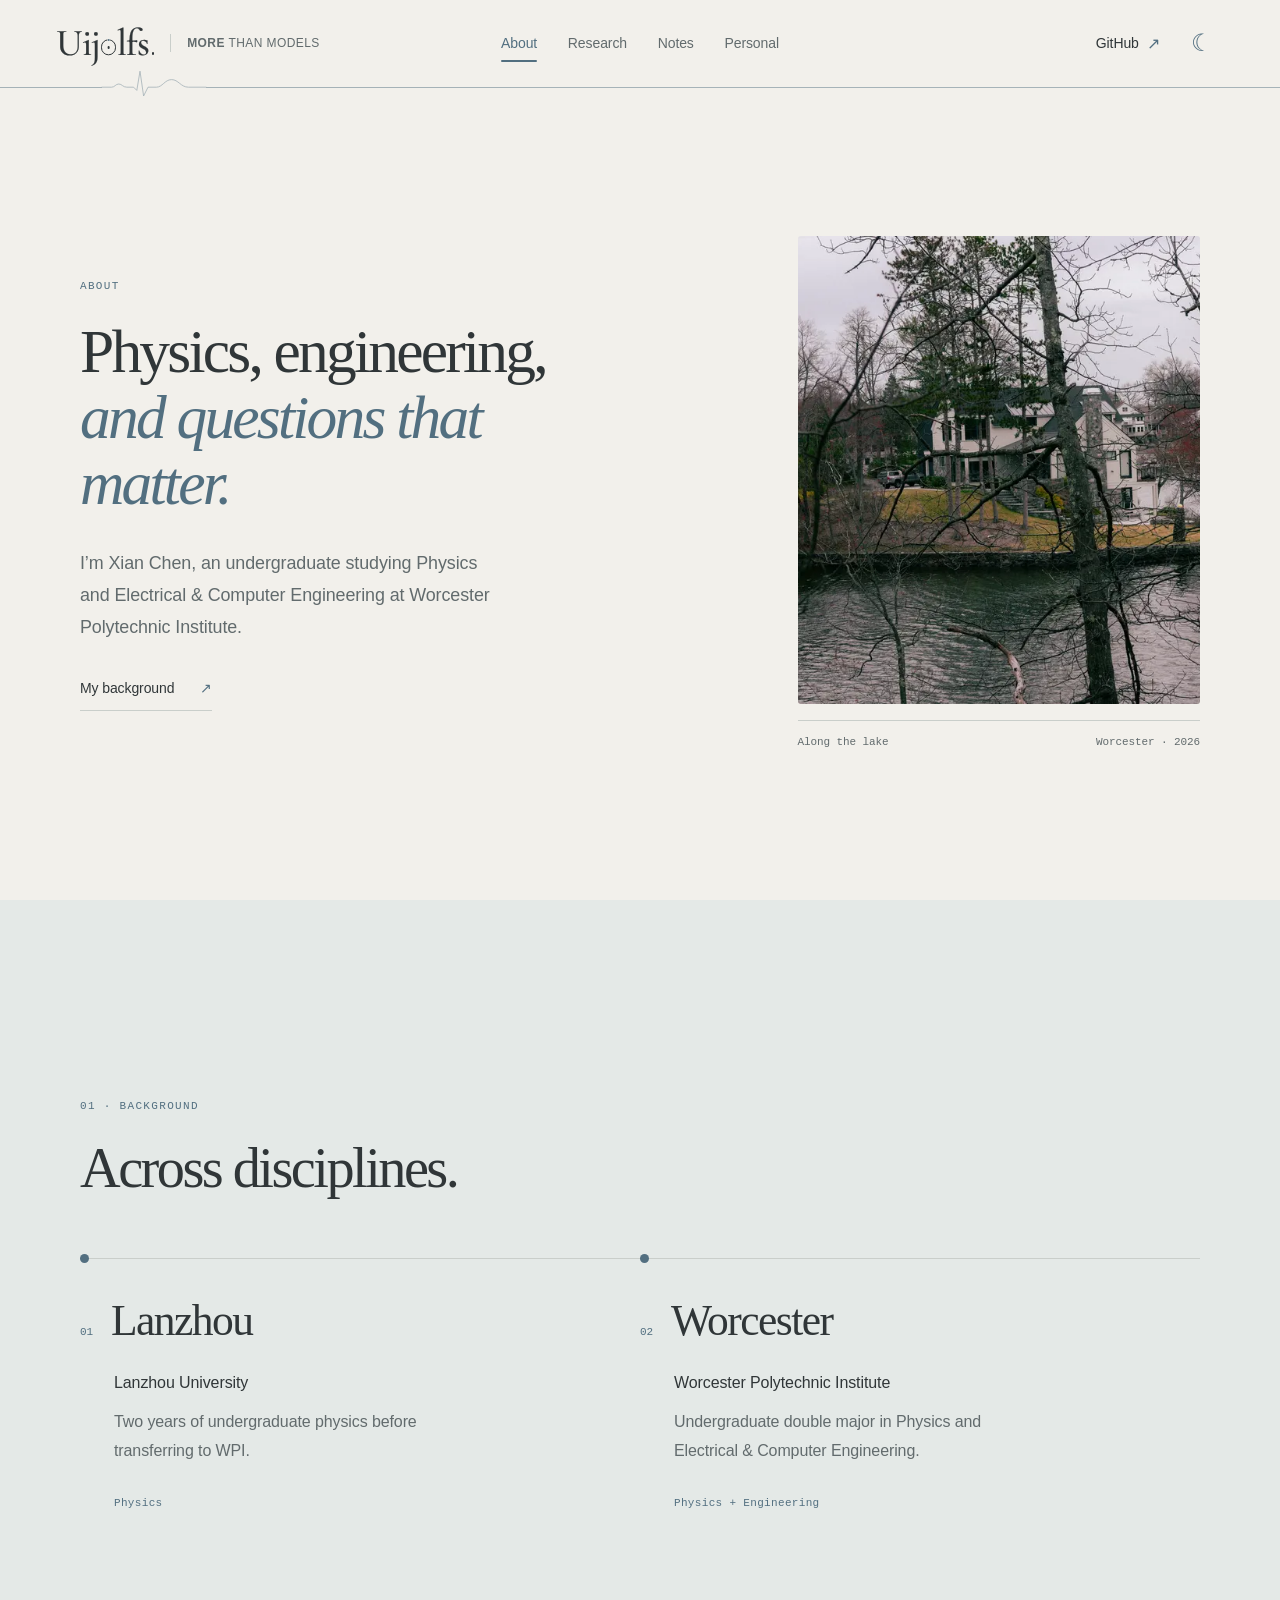
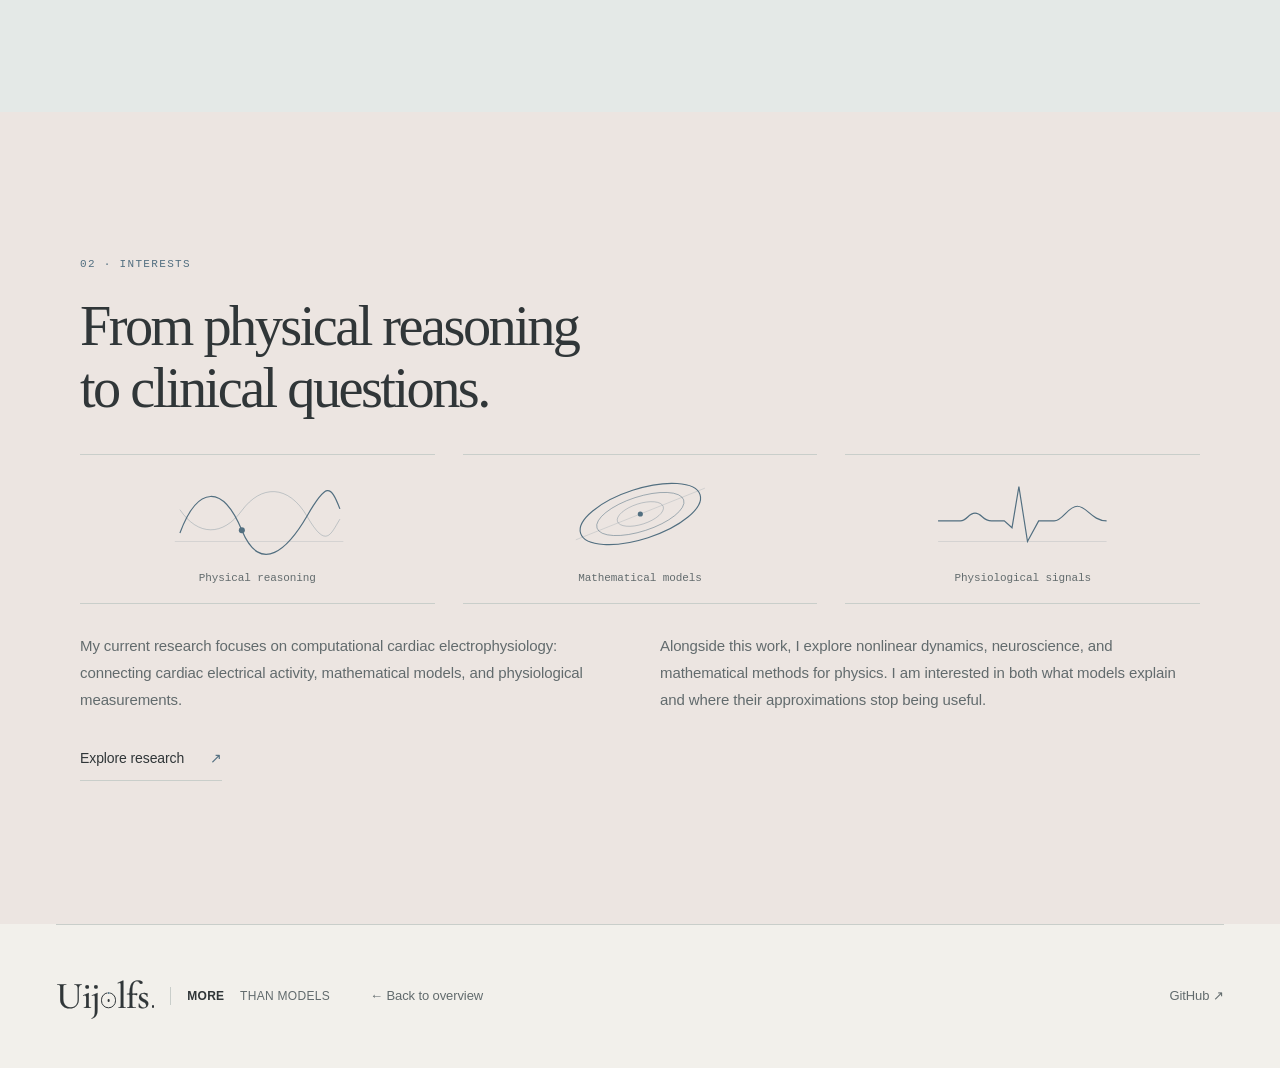
<file: about.html>
<!doctype html>
<html lang="en">
<head>
  <meta charset="utf-8">
  <meta name="viewport" content="width=device-width, initial-scale=1">
  <meta name="theme-color" content="#F2F0EB">
  <script src="theme.js?v=motion-20261016"></script>
  <meta name="description" content="Uijolfs — Xian Chen’s personal website. Physical reasoning, mathematical models, and questions that matter in people’s lives.">
  <title>Uijolfs · About</title>
  <link rel="canonical" href="https://uijolfs.github.io/about.html">
  <meta property="og:type" content="website">
  <meta property="og:site_name" content="Uijolfs">
  <meta property="og:title" content="Uijolfs · About">
  <meta property="og:description" content="Between the world and its models. Physics, engineering, and cardiac research.">
  <meta property="og:url" content="https://uijolfs.github.io/about.html">
  <meta property="og:image" content="https://uijolfs.github.io/assets/social/home-v1.png">
  <meta property="og:image:type" content="image/png">
  <meta property="og:image:width" content="1200">
  <meta property="og:image:height" content="630">
  <meta property="og:image:alt" content="Xian Chen — Between the world and its models, with a blue Lorenz attractor and ECG mark.">
  <meta name="twitter:card" content="summary_large_image">
  <meta name="twitter:title" content="Uijolfs · About">
  <meta name="twitter:description" content="Between the world and its models. Physics, engineering, and cardiac research.">
  <meta name="twitter:image" content="https://uijolfs.github.io/assets/social/home-v1.png">
  <meta name="twitter:image:alt" content="Xian Chen — Between the world and its models, with a blue Lorenz attractor and ECG mark.">
  <link rel="icon" href="/assets/icons/ecg-v3.ico" type="image/x-icon">
  <link rel="icon" href="/assets/icons/ecg-tab-v3.png" type="image/png" sizes="32x32">
  <link rel="apple-touch-icon" href="/assets/icons/ecg-touch-v3.png" sizes="180x180">
  <link rel="mask-icon" href="/assets/icons/ecg-pinned-v3.svg" color="#397bd1">
  <link rel="stylesheet" href="styles.css?v=motion-20261016">
  <link rel="stylesheet" href="gallery.css?v=refinement-20261016-2">
<link rel="stylesheet" href="morandi.css?v=motion-20261016">
<link rel="stylesheet" href="night.css?v=1">
<link rel="stylesheet" href="https://fonts.googleapis.com/css2?family=Cormorant+Garamond:wght@500&amp;display=swap">
<link rel="stylesheet" href="wordmark.css?v=6">
<link rel="stylesheet" href="refinements.css?v=refinement-20261016-2">
  <link rel="stylesheet" href="visuals.css?v=visuals-20261016">
  <script src="script.js?v=refinement-20261016-2" defer></script>
  <script src="navigation.js?v=refinement-20261016-2" defer></script>
</head>
<body class="inner-page" data-page="about"><a class="skip-link" href="#main">Skip to content</a>  <header class="site-header">
    <div class="brand-lockup"><a class="wordmark" href="index.html" aria-label="Uijolfs, home"><span class="wordmark-glyph" aria-hidden="true">Uij<span class="wordmark-orbit"></span>lfs<span class="wordmark-period"></span></span><span class="wordmark-readable">Uijolfs.</span></a><p class="brand-statement"><strong>More</strong> <span>Than Models</span></p></div>
    <nav aria-label="Main navigation">
      <a href="about.html">About</a><a href="research.html">Research</a><a href="notes.html">Notes</a><a href="personal.html">Personal</a>
    </nav>
    <a class="github-link" href="https://github.com/Uijolfs" target="_blank" rel="noopener noreferrer">GitHub <span aria-hidden="true">↗</span></a>
      <div class="ecg-divider header-ecg" aria-hidden="true">
        <span class="ecg-lead"></span>
        <svg viewBox="0 0 260 80" fill="none" xmlns="http://www.w3.org/2000/svg">
          <path d="M0 48 H24 C32 48 34 40 42 40 S52 48 62 48 H79 L87 56 L95 8 L104 70 L115 48 H136 C151 48 157 29 174 29 S197 48 216 48 H260" />
        </svg>
        <span class="ecg-tail"></span>
      </div>
  </header><main id="main">
  <section class="chapter about-opening-section" id="about">
    <div class="chapter-inner visual-grid about-opening">
      <div class="visual-copy">
        <p class="eyebrow">ABOUT</p>
        <h1>Physics, engineering,<br><em>and questions that matter.</em></h1>
        <p class="chapter-lead">I’m Xian Chen, an undergraduate studying Physics and Electrical &amp; Computer Engineering at Worcester Polytechnic Institute.</p>
        <a class="text-link" href="#education">My background <span aria-hidden="true">↗</span></a>
      </div>
      <figure class="visual-figure about-scene">
        <a href="gallery.html#dsc08571" aria-label="Open photograph of trees and houses across the lake">
          <img src="assets/photos/worcester-2026/dsc08571-thumb.webp" srcset="assets/photos/worcester-2026/dsc08571-thumb.webp 800w, assets/photos/worcester-2026/dsc08571-view.webp 2400w" sizes="(max-width: 760px) calc(100vw - 44px), (max-width: 850px) 620px, 440px" width="2400" height="1800" alt="Bare tree trunks frame the lake and houses along the opposite shore." decoding="async" fetchpriority="high">
        </a>
        <figcaption class="visual-caption"><span>Along the lake</span><span>Worcester · 2026</span></figcaption>
      </figure>
    </div>
  </section>
  <section class="chapter" id="education">
    <div class="chapter-inner">
      <p class="eyebrow">01 · BACKGROUND</p>
      <h2>Across disciplines.</h2>
      <ol class="education-route">
        <li class="education-stop">
          <div class="education-location"><span class="education-order" aria-hidden="true">01</span><p>Lanzhou</p></div>
          <div class="education-description"><h3>Lanzhou University</h3><p>Two years of undergraduate physics before transferring to WPI.</p><span class="education-field">Physics</span></div>
        </li>
        <li class="education-stop">
          <div class="education-location"><span class="education-order" aria-hidden="true">02</span><p>Worcester</p></div>
          <div class="education-description"><h3>Worcester Polytechnic Institute</h3><p>Undergraduate double major in Physics and Electrical &amp; Computer Engineering.</p><span class="education-field">Physics + Engineering</span></div>
        </li>
      </ol>
    </div>
  </section>
  <section class="chapter" id="interests">
    <div class="chapter-inner">
      <p class="eyebrow">02 · INTERESTS</p>
      <h2>From physical reasoning<br>to clinical questions.</h2>
      <div class="interest-ideas" aria-label="Research themes">
        <div class="interest-idea">
          <svg viewBox="0 0 240 100" fill="none" aria-hidden="true" focusable="false"><path d="M30 72C51 16 80 16 102 69S156 90 178 52 205 15 216 44" stroke="currentColor" stroke-width="1.4"/><path d="M30 45C51 76 80 76 102 46S156 15 178 53 205 74 216 56" stroke="currentColor" stroke-width="1" opacity=".35"/><path d="M24 82H220" stroke="currentColor" stroke-width=".7" opacity=".25"/><circle cx="102" cy="69" r="3.5" fill="currentColor"/></svg>
          <p>Physical reasoning</p>
        </div>
        <div class="interest-idea">
          <svg viewBox="0 0 240 100" fill="none" aria-hidden="true" focusable="false"><ellipse cx="120" cy="50" rx="73" ry="29" stroke="currentColor" stroke-width="1.3" transform="rotate(-18 120 50)"/><ellipse cx="120" cy="50" rx="53" ry="20" stroke="currentColor" stroke-width="1" transform="rotate(-18 120 50)" opacity=".55"/><ellipse cx="120" cy="50" rx="28" ry="12" stroke="currentColor" stroke-width="1" transform="rotate(-18 120 50)" opacity=".35"/><path d="M45 80L195 20" stroke="currentColor" stroke-width=".7" opacity=".3"/><circle cx="120" cy="50" r="3" fill="currentColor"/></svg>
          <p>Mathematical models</p>
        </div>
        <div class="interest-idea">
          <svg viewBox="0 0 240 100" fill="none" aria-hidden="true" focusable="false"><path d="M22 58H48C56 58 57 49 65 49S74 58 84 58H99L108 66L116 18L126 82L139 58H157C167 58 173 41 184 41S201 58 218 58" stroke="currentColor" stroke-width="1.4"/><path d="M22 82H218" stroke="currentColor" stroke-width=".7" opacity=".25"/></svg>
          <p>Physiological signals</p>
        </div>
      </div>
      <div class="chapter-copy interest-copy">
        <p>My current research focuses on computational cardiac electrophysiology: connecting cardiac electrical activity, mathematical models, and physiological measurements.</p>
        <p>Alongside this work, I explore nonlinear dynamics, neuroscience, and mathematical methods for physics. I am interested in both what models explain and where their approximations stop being useful.</p>
      </div>
      <a class="text-link" href="research.html">Explore research <span aria-hidden="true">↗</span></a>
    </div>
  </section>
</main><footer class="page-width"><div class="brand-lockup"><a class="wordmark" href="index.html"><span class="wordmark-glyph" aria-hidden="true">Uij<span class="wordmark-orbit"></span>lfs<span class="wordmark-period"></span></span><span class="wordmark-readable">Uijolfs.</span></a><p class="brand-statement"><strong>More</strong> <span>Than Models</span></p></div><a href="index.html#about" data-home-return="about">← Back to overview</a><a href="https://github.com/Uijolfs">GitHub ↗</a></footer></body></html>
</file>
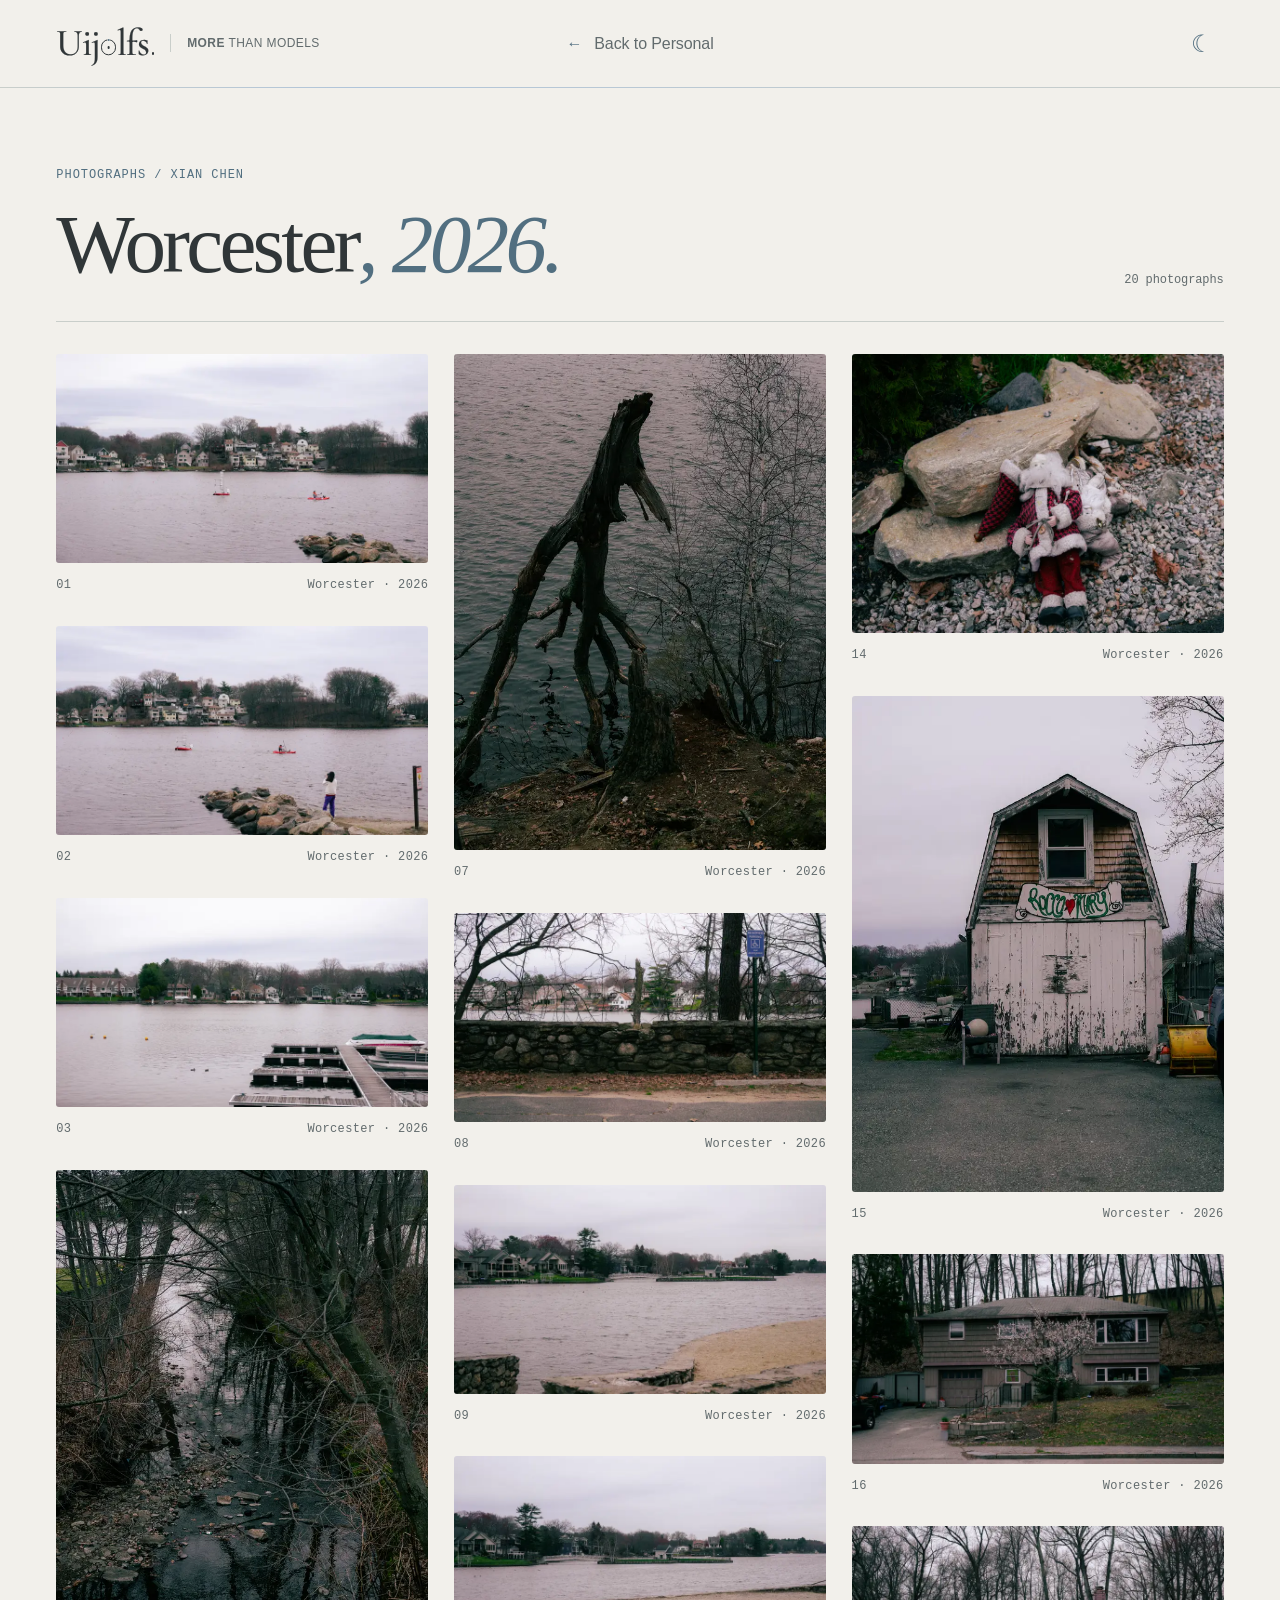
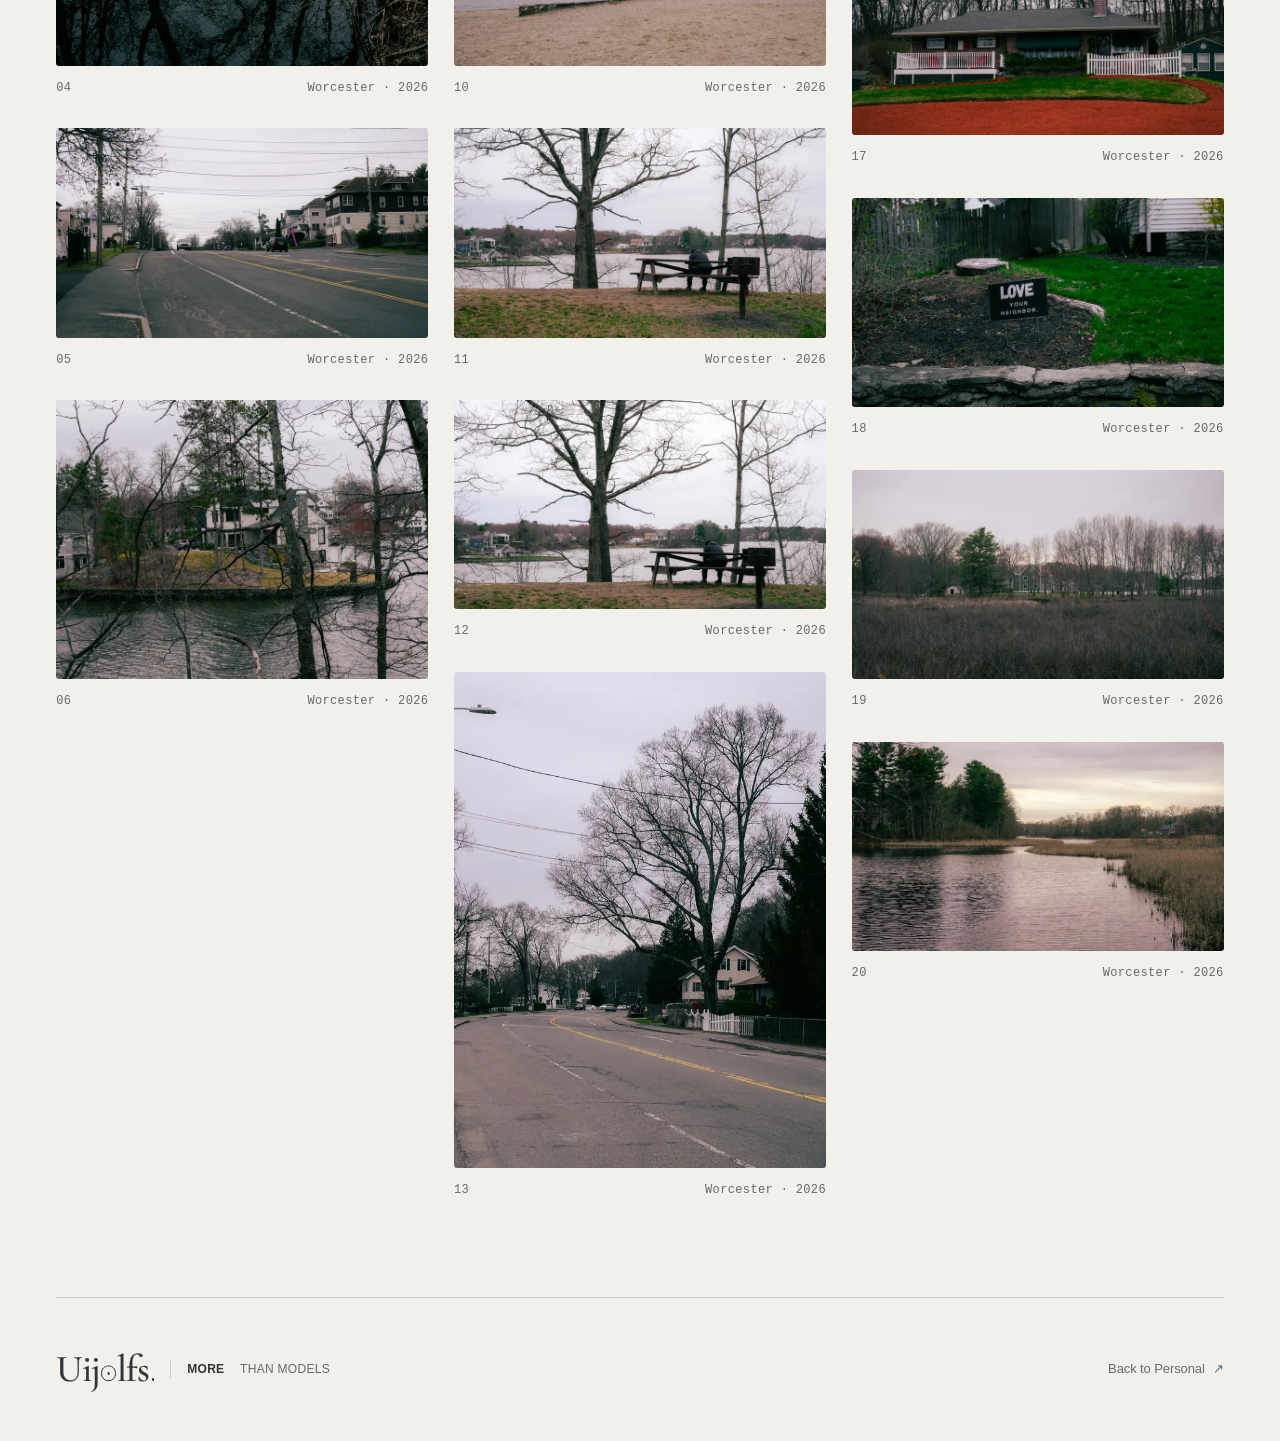
<file: gallery.html>
<!doctype html>
<html lang="en">
<head>
  <meta charset="utf-8">
  <meta name="viewport" content="width=device-width, initial-scale=1">
  <meta name="theme-color" content="#F2F0EB">
  <script src="theme.js?v=motion-20261016"></script>
  <meta name="description" content="Worcester, 2026. Twenty photographs by Xian Chen: lakeside walks, neighborhood streets, and everyday details.">
  <title>Uijolfs · Worcester, 2026</title>
  <link rel="canonical" href="https://uijolfs.github.io/gallery.html">
  <meta property="og:type" content="website">
  <meta property="og:site_name" content="Uijolfs">
  <meta property="og:title" content="Uijolfs · Worcester, 2026">
  <meta property="og:description" content="Twenty photographs by Xian Chen: lakeside walks, neighborhood streets, and everyday details.">
  <meta property="og:url" content="https://uijolfs.github.io/gallery.html">
  <meta property="og:image" content="https://uijolfs.github.io/assets/social/worcester-2026-v1.jpg">
  <meta property="og:image:type" content="image/jpeg">
  <meta property="og:image:width" content="1200">
  <meta property="og:image:height" content="630">
  <meta property="og:image:alt" content="Boats on a lake in Worcester, with houses along the opposite shore.">
  <meta name="twitter:card" content="summary_large_image">
  <meta name="twitter:title" content="Uijolfs · Worcester, 2026">
  <meta name="twitter:description" content="Twenty photographs by Xian Chen: lakeside walks, neighborhood streets, and everyday details.">
  <meta name="twitter:image" content="https://uijolfs.github.io/assets/social/worcester-2026-v1.jpg">
  <meta name="twitter:image:alt" content="Boats on a lake in Worcester, with houses along the opposite shore.">
  <link rel="icon" href="/assets/icons/ecg-v3.ico" type="image/x-icon">
  <link rel="icon" href="/assets/icons/ecg-tab-v3.png" type="image/png" sizes="32x32">
  <link rel="apple-touch-icon" href="/assets/icons/ecg-touch-v3.png" sizes="180x180">
  <link rel="mask-icon" href="/assets/icons/ecg-pinned-v3.svg" color="#397bd1">
  <link rel="stylesheet" href="styles.css?v=motion-20261016">
  <link rel="stylesheet" href="gallery.css?v=refinement-20261016-2">
<link rel="stylesheet" href="morandi.css?v=motion-20261016">
<link rel="stylesheet" href="night.css?v=1">
<link rel="stylesheet" href="https://fonts.googleapis.com/css2?family=Cormorant+Garamond:wght@500&amp;display=swap">
<link rel="stylesheet" href="wordmark.css?v=6">
<link rel="stylesheet" href="refinements.css?v=refinement-20261016-2">
  <script src="gallery.js?v=refinement-20261016-2" defer></script>
  <script src="navigation.js?v=refinement-20261016-2" defer></script>
</head>
<body class="gallery-page">
  <a class="skip-link" href="#gallery">Skip to photographs</a>
  <header class="site-header gallery-header">
    <div class="brand-lockup"><a class="wordmark" href="index.html" aria-label="Uijolfs, home"><span class="wordmark-glyph" aria-hidden="true">Uij<span class="wordmark-orbit"></span>lfs<span class="wordmark-period"></span></span><span class="wordmark-readable">Uijolfs.</span></a><p class="brand-statement"><strong>More</strong> <span>Than Models</span></p></div>
    <a class="gallery-back" href="personal.html#photographs"><span aria-hidden="true">←</span> Back to Personal</a>
  </header>
  <main class="page-width gallery-main" id="gallery">
    <div class="gallery-intro">
      <div><p class="eyebrow">PHOTOGRAPHS / XIAN CHEN</p><h1>Worcester<span>, 2026.</span></h1></div>
      <p class="gallery-count">20 photographs</p>
    </div>
    <div class="photo-grid" aria-label="Worcester photography collection">
      <figure class="photo-item">
        <a class="photo-link" id="dsc08553" href="assets/photos/worcester-2026/dsc08553-view.webp" data-name="DSC08553" aria-label="Open photograph 1: Small boats on a lake, with houses along the opposite shore.">
          <img src="assets/photos/worcester-2026/dsc08553-thumb.webp" width="800" height="450" alt="Small boats on a lake, with houses along the opposite shore." loading="eager" decoding="async">
        </a>
        <figcaption><span>01</span><span>Worcester · 2026</span></figcaption>
      </figure>
      <figure class="photo-item">
        <a class="photo-link" id="dsc08556" href="assets/photos/worcester-2026/dsc08556-view.webp" data-name="DSC08556" aria-label="Open photograph 2: A person stands on rocks at the edge of the lake, looking toward the water.">
          <img src="assets/photos/worcester-2026/dsc08556-thumb.webp" width="800" height="450" alt="A person stands on rocks at the edge of the lake, looking toward the water." loading="lazy" decoding="async">
        </a>
        <figcaption><span>02</span><span>Worcester · 2026</span></figcaption>
      </figure>
      <figure class="photo-item">
        <a class="photo-link" id="dsc08559" href="assets/photos/worcester-2026/dsc08559-view.webp" data-name="DSC08559" aria-label="Open photograph 3: Floating docks extend into a lake beneath a cloudy sky.">
          <img src="assets/photos/worcester-2026/dsc08559-thumb.webp" width="800" height="450" alt="Floating docks extend into a lake beneath a cloudy sky." loading="lazy" decoding="async">
        </a>
        <figcaption><span>03</span><span>Worcester · 2026</span></figcaption>
      </figure>
      <figure class="photo-item">
        <a class="photo-link" id="dsc08565" href="assets/photos/worcester-2026/dsc08565-view.webp" data-name="DSC08565" aria-label="Open photograph 4: Bare branches and tree trunks reflected in still water.">
          <img src="assets/photos/worcester-2026/dsc08565-thumb.webp" width="600" height="800" alt="Bare branches and tree trunks reflected in still water." loading="lazy" decoding="async">
        </a>
        <figcaption><span>04</span><span>Worcester · 2026</span></figcaption>
      </figure>
      <figure class="photo-item">
        <a class="photo-link" id="dsc08566" href="assets/photos/worcester-2026/dsc08566-view.webp" data-name="DSC08566" aria-label="Open photograph 5: A quiet residential street with houses and overhead utility wires.">
          <img src="assets/photos/worcester-2026/dsc08566-thumb.webp" width="800" height="450" alt="A quiet residential street with houses and overhead utility wires." loading="lazy" decoding="async">
        </a>
        <figcaption><span>05</span><span>Worcester · 2026</span></figcaption>
      </figure>
      <figure class="photo-item">
        <a class="photo-link" id="dsc08571" href="assets/photos/worcester-2026/dsc08571-view.webp" data-name="DSC08571" aria-label="Open photograph 6: Bare tree trunks frame the water and houses across the lake.">
          <img src="assets/photos/worcester-2026/dsc08571-thumb.webp" width="800" height="600" alt="Bare tree trunks frame the water and houses across the lake." loading="lazy" decoding="async">
        </a>
        <figcaption><span>06</span><span>Worcester · 2026</span></figcaption>
      </figure>
      <figure class="photo-item">
        <a class="photo-link" id="dsc08574" href="assets/photos/worcester-2026/dsc08574-view.webp" data-name="DSC08574" aria-label="Open photograph 7: An exposed tree root curves down toward the lakeshore.">
          <img src="assets/photos/worcester-2026/dsc08574-thumb.webp" width="600" height="800" alt="An exposed tree root curves down toward the lakeshore." loading="lazy" decoding="async">
        </a>
        <figcaption><span>07</span><span>Worcester · 2026</span></figcaption>
      </figure>
      <figure class="photo-item">
        <a class="photo-link" id="dsc08579" href="assets/photos/worcester-2026/dsc08579-view.webp" data-name="DSC08579" aria-label="Open photograph 8: A stone wall and bare branches frame a view across the lake.">
          <img src="assets/photos/worcester-2026/dsc08579-thumb.webp" width="800" height="450" alt="A stone wall and bare branches frame a view across the lake." loading="eager" decoding="async">
        </a>
        <figcaption><span>08</span><span>Worcester · 2026</span></figcaption>
      </figure>
      <figure class="photo-item">
        <a class="photo-link" id="dsc08581" href="assets/photos/worcester-2026/dsc08581-view.webp" data-name="DSC08581" aria-label="Open photograph 9: A small sandy beach curves around the lakeshore.">
          <img src="assets/photos/worcester-2026/dsc08581-thumb.webp" width="800" height="450" alt="A small sandy beach curves around the lakeshore." loading="lazy" decoding="async">
        </a>
        <figcaption><span>09</span><span>Worcester · 2026</span></figcaption>
      </figure>
      <figure class="photo-item">
        <a class="photo-link" id="dsc08583" href="assets/photos/worcester-2026/dsc08583-view.webp" data-name="DSC08583" aria-label="Open photograph 10: A broad sandy beach beside the lake under a pale sky.">
          <img src="assets/photos/worcester-2026/dsc08583-thumb.webp" width="800" height="450" alt="A broad sandy beach beside the lake under a pale sky." loading="lazy" decoding="async">
        </a>
        <figcaption><span>10</span><span>Worcester · 2026</span></figcaption>
      </figure>
      <figure class="photo-item">
        <a class="photo-link" id="dsc08584" href="assets/photos/worcester-2026/dsc08584-view.webp" data-name="DSC08584" aria-label="Open photograph 11: A picnic table beneath bare trees beside the lake.">
          <img src="assets/photos/worcester-2026/dsc08584-thumb.webp" width="800" height="450" alt="A picnic table beneath bare trees beside the lake." loading="lazy" decoding="async">
        </a>
        <figcaption><span>11</span><span>Worcester · 2026</span></figcaption>
      </figure>
      <figure class="photo-item">
        <a class="photo-link" id="dsc08585" href="assets/photos/worcester-2026/dsc08585-view.webp" data-name="DSC08585" aria-label="Open photograph 12: Bare branches stretch above a picnic table and the lake.">
          <img src="assets/photos/worcester-2026/dsc08585-thumb.webp" width="800" height="450" alt="Bare branches stretch above a picnic table and the lake." loading="lazy" decoding="async">
        </a>
        <figcaption><span>12</span><span>Worcester · 2026</span></figcaption>
      </figure>
      <figure class="photo-item">
        <a class="photo-link" id="dsc08594" href="assets/photos/worcester-2026/dsc08594-view.webp" data-name="DSC08594" aria-label="Open photograph 13: A residential road lined with bare trees and houses.">
          <img src="assets/photos/worcester-2026/dsc08594-thumb.webp" width="600" height="800" alt="A residential road lined with bare trees and houses." loading="lazy" decoding="async">
        </a>
        <figcaption><span>13</span><span>Worcester · 2026</span></figcaption>
      </figure>
      <figure class="photo-item">
        <a class="photo-link" id="dsc08595" href="assets/photos/worcester-2026/dsc08595-view.webp" data-name="DSC08595" aria-label="Open photograph 14: A small red-and-white figure rests among rocks and gravel.">
          <img src="assets/photos/worcester-2026/dsc08595-thumb.webp" width="800" height="600" alt="A small red-and-white figure rests among rocks and gravel." loading="lazy" decoding="async">
        </a>
        <figcaption><span>14</span><span>Worcester · 2026</span></figcaption>
      </figure>
      <figure class="photo-item">
        <a class="photo-link" id="dsc08596" href="assets/photos/worcester-2026/dsc08596-view.webp" data-name="DSC08596" aria-label="Open photograph 15: A narrow wooden outbuilding beside a driveway.">
          <img src="assets/photos/worcester-2026/dsc08596-thumb.webp" width="600" height="800" alt="A narrow wooden outbuilding beside a driveway." loading="eager" decoding="async">
        </a>
        <figcaption><span>15</span><span>Worcester · 2026</span></figcaption>
      </figure>
      <figure class="photo-item">
        <a class="photo-link" id="dsc08598" href="assets/photos/worcester-2026/dsc08598-view.webp" data-name="DSC08598" aria-label="Open photograph 16: A house beneath tall trees, with a flowering tree in front.">
          <img src="assets/photos/worcester-2026/dsc08598-thumb.webp" width="800" height="450" alt="A house beneath tall trees, with a flowering tree in front." loading="lazy" decoding="async">
        </a>
        <figcaption><span>16</span><span>Worcester · 2026</span></figcaption>
      </figure>
      <figure class="photo-item">
        <a class="photo-link" id="dsc08599" href="assets/photos/worcester-2026/dsc08599-view.webp" data-name="DSC08599" aria-label="Open photograph 17: A green house with a white porch beside a red oval track.">
          <img src="assets/photos/worcester-2026/dsc08599-thumb.webp" width="800" height="450" alt="A green house with a white porch beside a red oval track." loading="lazy" decoding="async">
        </a>
        <figcaption><span>17</span><span>Worcester · 2026</span></figcaption>
      </figure>
      <figure class="photo-item">
        <a class="photo-link" id="dsc08600" href="assets/photos/worcester-2026/dsc08600-view.webp" data-name="DSC08600" aria-label="Open photograph 18: A small sign reading “Love your neighbor” in a garden above a stone wall.">
          <img src="assets/photos/worcester-2026/dsc08600-thumb.webp" width="800" height="450" alt="A small sign reading “Love your neighbor” in a garden above a stone wall." loading="lazy" decoding="async">
        </a>
        <figcaption><span>18</span><span>Worcester · 2026</span></figcaption>
      </figure>
      <figure class="photo-item">
        <a class="photo-link" id="dsc08603" href="assets/photos/worcester-2026/dsc08603-view.webp" data-name="DSC08603" aria-label="Open photograph 19: A field of brown reeds with trees and buildings in the distance.">
          <img src="assets/photos/worcester-2026/dsc08603-thumb.webp" width="800" height="450" alt="A field of brown reeds with trees and buildings in the distance." loading="lazy" decoding="async">
        </a>
        <figcaption><span>19</span><span>Worcester · 2026</span></figcaption>
      </figure>
      <figure class="photo-item">
        <a class="photo-link" id="dsc08607" href="assets/photos/worcester-2026/dsc08607-view.webp" data-name="DSC08607" aria-label="Open photograph 20: A quiet waterway curves between trees and reeds beneath a pale sky.">
          <img src="assets/photos/worcester-2026/dsc08607-thumb.webp" width="800" height="450" alt="A quiet waterway curves between trees and reeds beneath a pale sky." loading="lazy" decoding="async">
        </a>
        <figcaption><span>20</span><span>Worcester · 2026</span></figcaption>
      </figure>
    </div>
  </main>
  <footer class="page-width"><div class="brand-lockup"><a class="wordmark" href="index.html"><span class="wordmark-glyph" aria-hidden="true">Uij<span class="wordmark-orbit"></span>lfs<span class="wordmark-period"></span></span><span class="wordmark-readable">Uijolfs.</span></a><p class="brand-statement"><strong>More</strong> <span>Than Models</span></p></div><a href="personal.html#photographs">Back to Personal <span aria-hidden="true">↗</span></a></footer>
  <dialog class="photo-lightbox" aria-labelledby="lightbox-title">
    <div class="lightbox-top"><h2 class="lightbox-title" id="lightbox-title">Worcester · 2026</h2><button class="lightbox-close" type="button" aria-label="Close photograph" autofocus>×</button></div>
    <div class="lightbox-stage"><img alt="" draggable="false"><p class="lightbox-status" role="status"></p></div>
    <div class="lightbox-bottom">
      <button class="lightbox-step" type="button" data-step="-1" aria-label="Previous photograph">←</button>
      <p class="lightbox-position" aria-live="polite" aria-atomic="true"><span class="lightbox-counter"></span><span class="lightbox-name"></span></p>
      <button class="lightbox-step" type="button" data-step="1" aria-label="Next photograph">→</button>
    </div>
  </dialog>
</body>
</html>
</file>
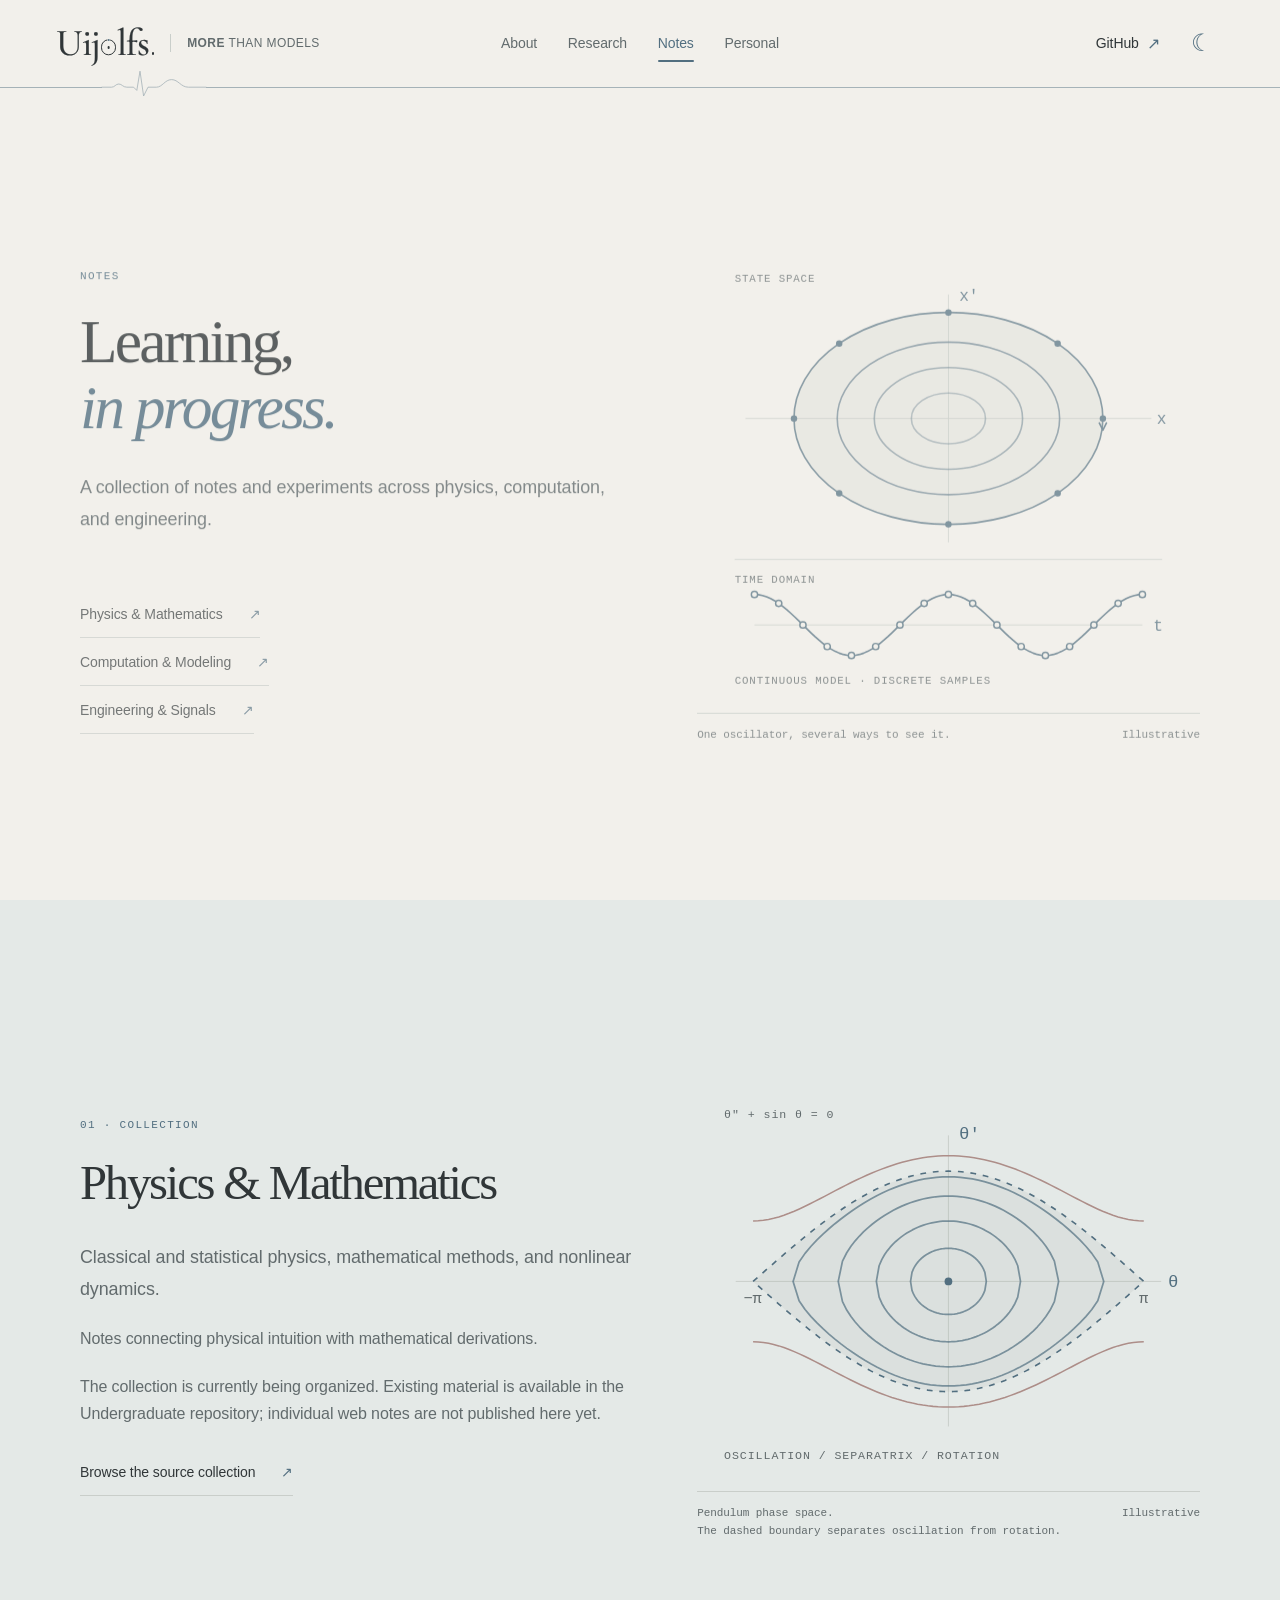
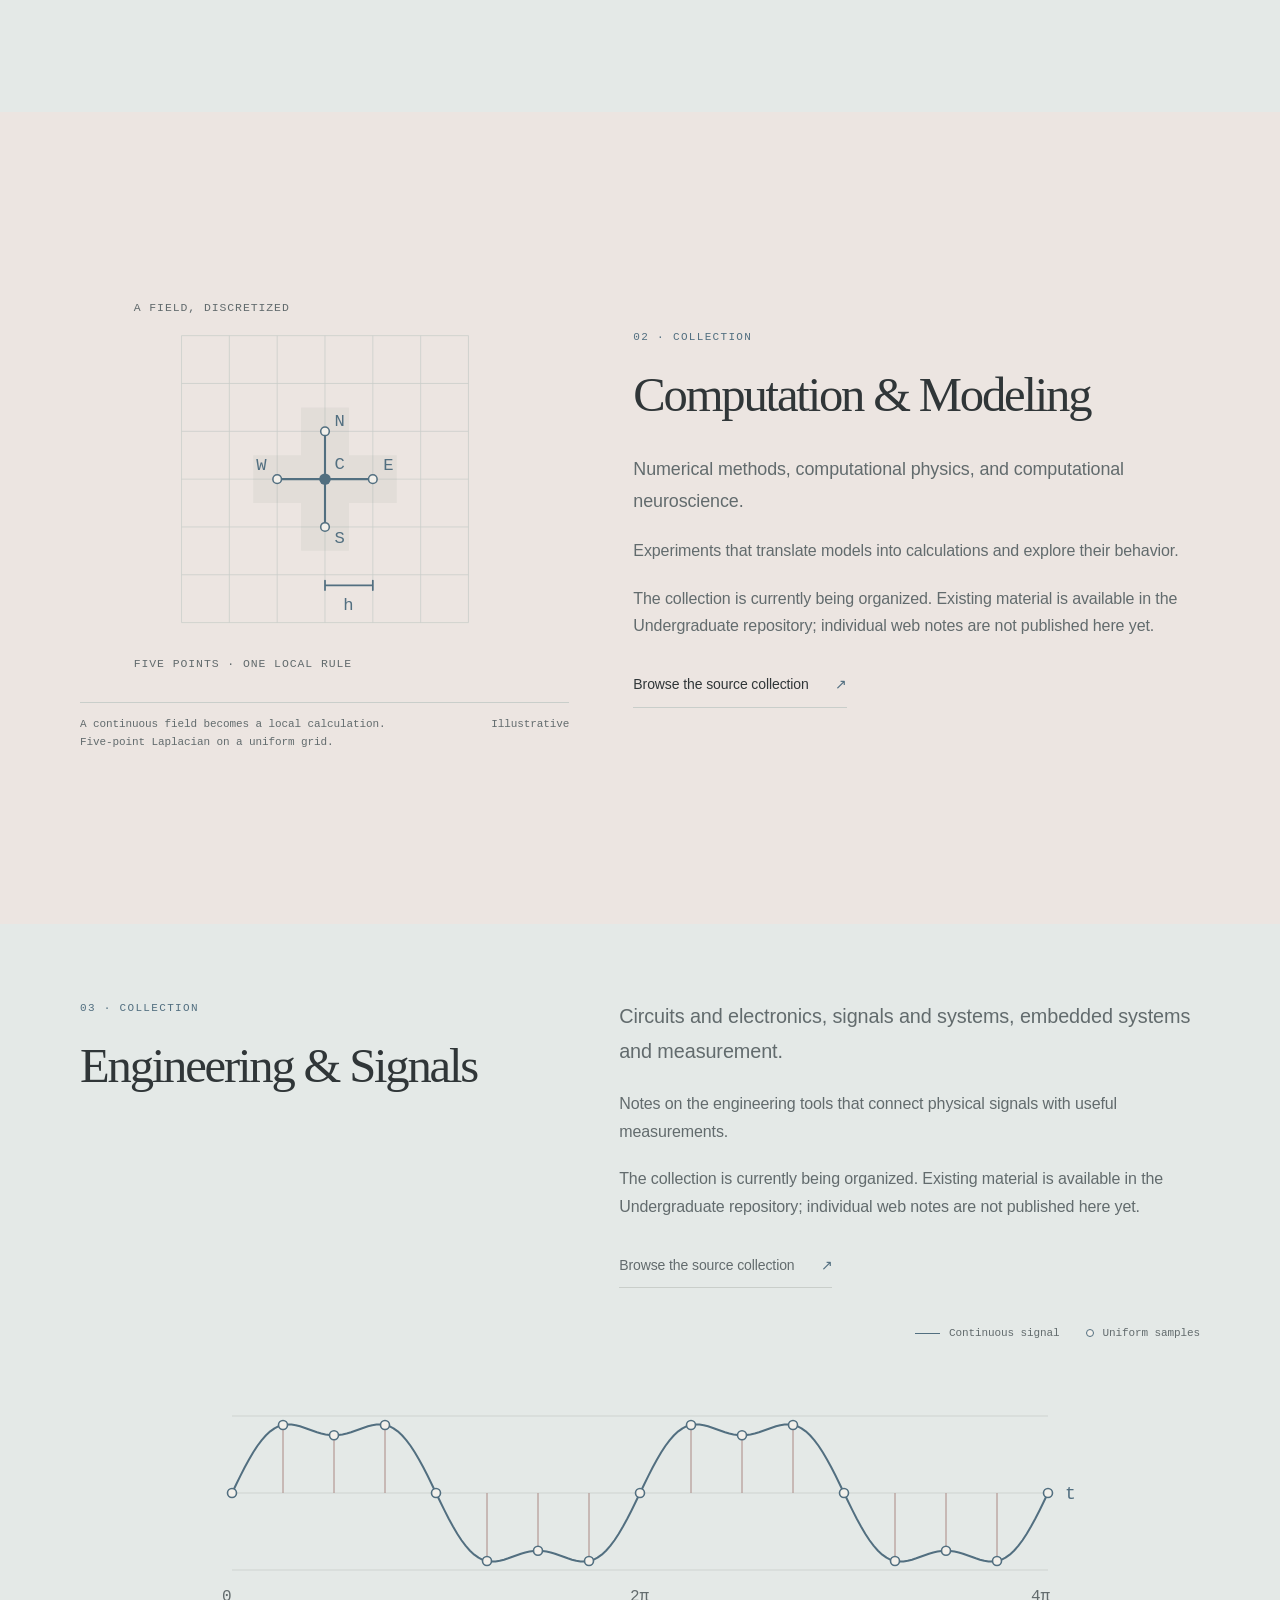
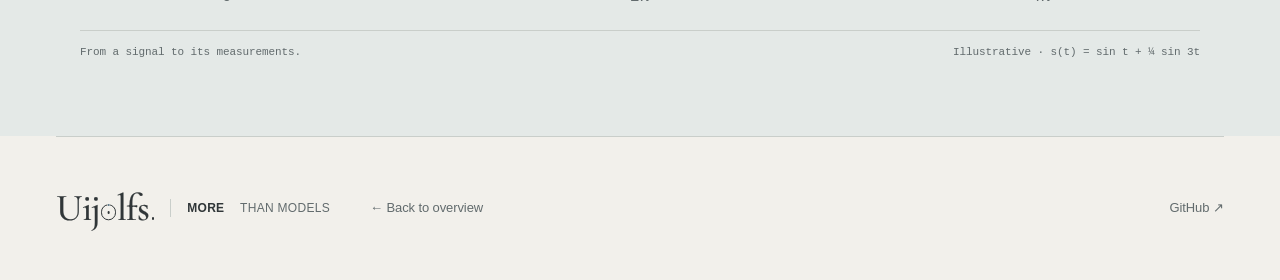
<file: notes.html>
<!doctype html>
<html lang="en">
<head>
  <meta charset="utf-8">
  <meta name="viewport" content="width=device-width, initial-scale=1">
  <meta name="theme-color" content="#F2F0EB">
  <script src="theme.js?v=motion-20261016"></script>
  <meta name="description" content="Uijolfs — Xian Chen’s personal website. Physical reasoning, mathematical models, and questions that matter in people’s lives.">
  <title>Uijolfs · Notes</title>
  <link rel="canonical" href="https://uijolfs.github.io/notes.html">
  <meta property="og:type" content="website">
  <meta property="og:site_name" content="Uijolfs">
  <meta property="og:title" content="Uijolfs · Notes">
  <meta property="og:description" content="Between the world and its models. Physics, engineering, and cardiac research.">
  <meta property="og:url" content="https://uijolfs.github.io/notes.html">
  <meta property="og:image" content="https://uijolfs.github.io/assets/social/home-v1.png">
  <meta property="og:image:type" content="image/png">
  <meta property="og:image:width" content="1200">
  <meta property="og:image:height" content="630">
  <meta property="og:image:alt" content="Xian Chen — Between the world and its models, with a blue Lorenz attractor and ECG mark.">
  <meta name="twitter:card" content="summary_large_image">
  <meta name="twitter:title" content="Uijolfs · Notes">
  <meta name="twitter:description" content="Between the world and its models. Physics, engineering, and cardiac research.">
  <meta name="twitter:image" content="https://uijolfs.github.io/assets/social/home-v1.png">
  <meta name="twitter:image:alt" content="Xian Chen — Between the world and its models, with a blue Lorenz attractor and ECG mark.">
  <link rel="icon" href="/assets/icons/ecg-v3.ico" type="image/x-icon">
  <link rel="icon" href="/assets/icons/ecg-tab-v3.png" type="image/png" sizes="32x32">
  <link rel="apple-touch-icon" href="/assets/icons/ecg-touch-v3.png" sizes="180x180">
  <link rel="mask-icon" href="/assets/icons/ecg-pinned-v3.svg" color="#397bd1">
  <link rel="stylesheet" href="styles.css?v=motion-20261016">
  <link rel="stylesheet" href="gallery.css?v=refinement-20261016-2">
<link rel="stylesheet" href="morandi.css?v=motion-20261016">
<link rel="stylesheet" href="night.css?v=1">
<link rel="stylesheet" href="https://fonts.googleapis.com/css2?family=Cormorant+Garamond:wght@500&amp;display=swap">
<link rel="stylesheet" href="wordmark.css?v=6">
<link rel="stylesheet" href="refinements.css?v=refinement-20261016-2">
  <link rel="stylesheet" href="visuals.css?v=visuals-20261016">
  <script src="script.js?v=refinement-20261016-2" defer></script>
  <script src="navigation.js?v=refinement-20261016-2" defer></script>
</head>
<body class="inner-page" data-page="notes"><a class="skip-link" href="#main">Skip to content</a>  <header class="site-header">
    <div class="brand-lockup"><a class="wordmark" href="index.html" aria-label="Uijolfs, home"><span class="wordmark-glyph" aria-hidden="true">Uij<span class="wordmark-orbit"></span>lfs<span class="wordmark-period"></span></span><span class="wordmark-readable">Uijolfs.</span></a><p class="brand-statement"><strong>More</strong> <span>Than Models</span></p></div>
    <nav aria-label="Main navigation">
      <a href="about.html">About</a><a href="research.html">Research</a><a href="notes.html">Notes</a><a href="personal.html">Personal</a>
    </nav>
    <a class="github-link" href="https://github.com/Uijolfs" target="_blank" rel="noopener noreferrer">GitHub <span aria-hidden="true">↗</span></a>
      <div class="ecg-divider header-ecg" aria-hidden="true">
        <span class="ecg-lead"></span>
        <svg viewBox="0 0 260 80" fill="none" xmlns="http://www.w3.org/2000/svg">
          <path d="M0 48 H24 C32 48 34 40 42 40 S52 48 62 48 H79 L87 56 L95 8 L104 70 L115 48 H136 C151 48 157 29 174 29 S197 48 216 48 H260" />
        </svg>
        <span class="ecg-tail"></span>
      </div>
  </header><main id="main">
    <section class="chapter notes-opening" id="notes">
      <div class="chapter-inner visual-grid">
        <div class="visual-copy">
          <p class="eyebrow">NOTES</p>
          <h1>Learning,<br><em>in progress.</em></h1>
          <p class="chapter-lead">A collection of notes and experiments across physics, computation, and engineering.</p>
        </div>
        <figure class="visual-figure visual-plate notes-hero-figure">
          <svg class="notes-hero-svg" viewBox="0 0 560 490" role="img" aria-labelledby="notes-hero-title" xmlns="http://www.w3.org/2000/svg">
<title id="notes-hero-title">One harmonic oscillator, in state space and time</title><desc>Illustrative solution of x double prime plus x equals zero. Nested closed state-space paths and a cosine waveform with evenly spaced samples.</desc>

<text x="42" y="28" class="notes-svg-label">STATE SPACE</text>
<path d="M54 180H506 M280 42V318" class="notes-axis"/>
<text x="512" y="186" class="notes-svg-variable">x</text><text x="292" y="49" class="notes-svg-variable">x′</text>
<ellipse cx="280" cy="180" rx="172" ry="118" class="notes-soft-fill"/>
<ellipse cx="280" cy="180" rx="41.28" ry="28.32" class="notes-orbit" opacity="0.48"/>
<ellipse cx="280" cy="180" rx="82.56" ry="56.64" class="notes-orbit" opacity="0.61"/>
<ellipse cx="280" cy="180" rx="123.84" ry="84.96" class="notes-orbit" opacity="0.75"/>
<ellipse cx="280" cy="180" rx="172.00" ry="118.00" class="notes-orbit" opacity="0.90"/><circle cx="452.00" cy="180.00" r="3.6" class="notes-point"/><circle cx="401.62" cy="263.44" r="3.6" class="notes-point"/><circle cx="280.00" cy="298.00" r="3.6" class="notes-point"/><circle cx="158.38" cy="263.44" r="3.6" class="notes-point"/><circle cx="108.00" cy="180.00" r="3.6" class="notes-point"/><circle cx="158.38" cy="96.56" r="3.6" class="notes-point"/><circle cx="280.00" cy="62.00" r="3.6" class="notes-point"/><circle cx="401.62" cy="96.56" r="3.6" class="notes-point"/>
<path d="M448 185l4 8 4-8" class="notes-orbit"/>
<path d="M42 337H518" class="notes-axis"/>
<text x="42" y="363" class="notes-svg-label">TIME DOMAIN</text>
<path d="M64 410H496" class="notes-axis"/>
<path d="M64.00 376.00 L68.50 376.29 L73.00 377.16 L77.50 378.59 L82.00 380.56 L86.50 383.03 L91.00 385.96 L95.50 389.30 L100.00 393.00 L104.50 396.99 L109.00 401.20 L113.50 405.56 L118.00 410.00 L122.50 414.44 L127.00 418.80 L131.50 423.01 L136.00 427.00 L140.50 430.70 L145.00 434.04 L149.50 436.97 L154.00 439.44 L158.50 441.41 L163.00 442.84 L167.50 443.71 L172.00 444.00 L176.50 443.71 L181.00 442.84 L185.50 441.41 L190.00 439.44 L194.50 436.97 L199.00 434.04 L203.50 430.70 L208.00 427.00 L212.50 423.01 L217.00 418.80 L221.50 414.44 L226.00 410.00 L230.50 405.56 L235.00 401.20 L239.50 396.99 L244.00 393.00 L248.50 389.30 L253.00 385.96 L257.50 383.03 L262.00 380.56 L266.50 378.59 L271.00 377.16 L275.50 376.29 L280.00 376.00 L284.50 376.29 L289.00 377.16 L293.50 378.59 L298.00 380.56 L302.50 383.03 L307.00 385.96 L311.50 389.30 L316.00 393.00 L320.50 396.99 L325.00 401.20 L329.50 405.56 L334.00 410.00 L338.50 414.44 L343.00 418.80 L347.50 423.01 L352.00 427.00 L356.50 430.70 L361.00 434.04 L365.50 436.97 L370.00 439.44 L374.50 441.41 L379.00 442.84 L383.50 443.71 L388.00 444.00 L392.50 443.71 L397.00 442.84 L401.50 441.41 L406.00 439.44 L410.50 436.97 L415.00 434.04 L419.50 430.70 L424.00 427.00 L428.50 423.01 L433.00 418.80 L437.50 414.44 L442.00 410.00 L446.50 405.56 L451.00 401.20 L455.50 396.99 L460.00 393.00 L464.50 389.30 L469.00 385.96 L473.50 383.03 L478.00 380.56 L482.50 378.59 L487.00 377.16 L491.50 376.29 L496.00 376.00" class="notes-orbit"/><circle cx="64.00" cy="376.00" r="3.5" class="notes-sample"/><circle cx="91.00" cy="385.96" r="3.5" class="notes-sample"/><circle cx="118.00" cy="410.00" r="3.5" class="notes-sample"/><circle cx="145.00" cy="434.04" r="3.5" class="notes-sample"/><circle cx="172.00" cy="444.00" r="3.5" class="notes-sample"/><circle cx="199.00" cy="434.04" r="3.5" class="notes-sample"/><circle cx="226.00" cy="410.00" r="3.5" class="notes-sample"/><circle cx="253.00" cy="385.96" r="3.5" class="notes-sample"/><circle cx="280.00" cy="376.00" r="3.5" class="notes-sample"/><circle cx="307.00" cy="385.96" r="3.5" class="notes-sample"/><circle cx="334.00" cy="410.00" r="3.5" class="notes-sample"/><circle cx="361.00" cy="434.04" r="3.5" class="notes-sample"/><circle cx="388.00" cy="444.00" r="3.5" class="notes-sample"/><circle cx="415.00" cy="434.04" r="3.5" class="notes-sample"/><circle cx="442.00" cy="410.00" r="3.5" class="notes-sample"/><circle cx="469.00" cy="385.96" r="3.5" class="notes-sample"/><circle cx="496.00" cy="376.00" r="3.5" class="notes-sample"/>
<text x="508" y="416" class="notes-svg-variable">t</text>
<text x="42" y="476" class="notes-svg-label">CONTINUOUS MODEL · DISCRETE SAMPLES</text>

</svg>
          <figcaption class="visual-caption"><span>One oscillator, several ways to see it.</span><span>Illustrative</span></figcaption>
        </figure>
          <div class="chapter-index">
            <a class="text-link" href="#physics">Physics &amp; Mathematics <span aria-hidden="true">↗</span></a>
            <a class="text-link" href="#computation">Computation &amp; Modeling <span aria-hidden="true">↗</span></a>
            <a class="text-link" href="#engineering">Engineering &amp; Signals <span aria-hidden="true">↗</span></a>
          </div>
      </div>
    </section>
    <section class="chapter notes-physics" id="physics">
      <div class="chapter-inner visual-grid">
        <div class="visual-copy">
          <p class="eyebrow">01 · COLLECTION</p><h2>Physics &amp; Mathematics</h2>
          <div class="chapter-copy">
            <p class="chapter-lead">Classical and statistical physics, mathematical methods, and nonlinear dynamics.</p>
            <p>Notes connecting physical intuition with mathematical derivations.</p>
            <p>The collection is currently being organized. Existing material is available in the Undergraduate repository; individual web notes are not published here yet.</p>
          </div>
          <a class="text-link" href="https://github.com/Uijolfs/Undergraduate">Browse the source collection <span aria-hidden="true">↗</span></a>
        </div>
        <figure class="visual-figure visual-plate notes-phase-figure">
          <svg class="notes-phase-svg" viewBox="0 0 520 400" role="img" aria-labelledby="notes-phase-title" xmlns="http://www.w3.org/2000/svg">
<title id="notes-phase-title">Pendulum phase portrait</title><desc>Illustrative trajectories of the normalized undamped pendulum. Closed curves are oscillations. A dashed separatrix divides them from the outer rotation trajectories.</desc>

<text x="28" y="31" class="notes-svg-label">θ″ + sin θ = 0</text>
<path d="M40 200H480 M260 49V350" class="notes-axis"/>
<path d="M58.00 200.00 L63.32 195.29 L68.63 190.59 L73.95 185.90 L79.26 181.24 L84.58 176.61 L89.89 172.01 L95.21 167.47 L100.53 162.98 L105.84 158.56 L111.16 154.21 L116.47 149.93 L121.79 145.74 L127.11 141.65 L132.42 137.65 L137.74 133.76 L143.05 129.98 L148.37 126.32 L153.68 122.79 L159.00 119.39 L164.32 116.13 L169.63 113.01 L174.95 110.04 L180.26 107.22 L185.58 104.56 L190.89 102.07 L196.21 99.74 L201.53 97.58 L206.84 95.60 L212.16 93.80 L217.47 92.18 L222.79 90.74 L228.11 89.49 L233.42 88.43 L238.74 87.55 L244.05 86.88 L249.37 86.39 L254.68 86.10 L260.00 86.00 L265.32 86.10 L270.63 86.39 L275.95 86.88 L281.26 87.55 L286.58 88.43 L291.89 89.49 L297.21 90.74 L302.53 92.18 L307.84 93.80 L313.16 95.60 L318.47 97.58 L323.79 99.74 L329.11 102.07 L334.42 104.56 L339.74 107.22 L345.05 110.04 L350.37 113.01 L355.68 116.13 L361.00 119.39 L366.32 122.79 L371.63 126.32 L376.95 129.98 L382.26 133.76 L387.58 137.65 L392.89 141.65 L398.21 145.74 L403.53 149.93 L408.84 154.21 L414.16 158.56 L419.47 162.98 L424.79 167.47 L430.11 172.01 L435.42 176.61 L440.74 181.24 L446.05 185.90 L451.37 190.59 L456.68 195.29 L462.00 200.00 L462.00 200.00 L456.68 204.71 L451.37 209.41 L446.05 214.10 L440.74 218.76 L435.42 223.39 L430.11 227.99 L424.79 232.53 L419.47 237.02 L414.16 241.44 L408.84 245.79 L403.53 250.07 L398.21 254.26 L392.89 258.35 L387.58 262.35 L382.26 266.24 L376.95 270.02 L371.63 273.68 L366.32 277.21 L361.00 280.61 L355.68 283.87 L350.37 286.99 L345.05 289.96 L339.74 292.78 L334.42 295.44 L329.11 297.93 L323.79 300.26 L318.47 302.42 L313.16 304.40 L307.84 306.20 L302.53 307.82 L297.21 309.26 L291.89 310.51 L286.58 311.57 L281.26 312.45 L275.95 313.12 L270.63 313.61 L265.32 313.90 L260.00 314.00 L254.68 313.90 L249.37 313.61 L244.05 313.12 L238.74 312.45 L233.42 311.57 L228.11 310.51 L222.79 309.26 L217.47 307.82 L212.16 306.20 L206.84 304.40 L201.53 302.42 L196.21 300.26 L190.89 297.93 L185.58 295.44 L180.26 292.78 L174.95 289.96 L169.63 286.99 L164.32 283.87 L159.00 280.61 L153.68 277.21 L148.37 273.68 L143.05 270.02 L137.74 266.24 L132.42 262.35 L127.11 258.35 L121.79 254.26 L116.47 250.07 L111.16 245.79 L105.84 241.44 L100.53 237.02 L95.21 232.53 L89.89 227.99 L84.58 223.39 L79.26 218.76 L73.95 214.10 L68.63 209.41 L63.32 204.71 L58.00 200.00 Z" class="notes-soft-fill"/>
<path d="M220.82 200.00 L222.32 190.74 L223.83 187.02 L225.34 184.25 L226.85 181.98 L228.35 180.04 L229.86 178.35 L231.37 176.85 L232.87 175.51 L234.38 174.30 L235.89 173.20 L237.39 172.21 L238.90 171.31 L240.41 170.50 L241.92 169.76 L243.42 169.10 L244.93 168.50 L246.44 167.97 L247.94 167.51 L249.45 167.10 L250.96 166.75 L252.46 166.46 L253.97 166.22 L255.48 166.04 L256.99 165.90 L258.49 165.83 L260.00 165.80 L261.51 165.83 L263.01 165.90 L264.52 166.04 L266.03 166.22 L267.54 166.46 L269.04 166.75 L270.55 167.10 L272.06 167.51 L273.56 167.97 L275.07 168.50 L276.58 169.10 L278.08 169.76 L279.59 170.50 L281.10 171.31 L282.61 172.21 L284.11 173.20 L285.62 174.30 L287.13 175.51 L288.63 176.85 L290.14 178.35 L291.65 180.04 L293.15 181.98 L294.66 184.25 L296.17 187.02 L297.68 190.74 L299.18 200.00 L299.18 200.00 L297.68 209.26 L296.17 212.98 L294.66 215.75 L293.15 218.02 L291.65 219.96 L290.14 221.65 L288.63 223.15 L287.13 224.49 L285.62 225.70 L284.11 226.80 L282.61 227.79 L281.10 228.69 L279.59 229.50 L278.08 230.24 L276.58 230.90 L275.07 231.50 L273.56 232.03 L272.06 232.49 L270.55 232.90 L269.04 233.25 L267.54 233.54 L266.03 233.78 L264.52 233.96 L263.01 234.10 L261.51 234.17 L260.00 234.20 L258.49 234.17 L256.99 234.10 L255.48 233.96 L253.97 233.78 L252.46 233.54 L250.96 233.25 L249.45 232.90 L247.94 232.49 L246.44 232.03 L244.93 231.50 L243.42 230.90 L241.92 230.24 L240.41 229.50 L238.90 228.69 L237.39 227.79 L235.89 226.80 L234.38 225.70 L232.87 224.49 L231.37 223.15 L229.86 221.65 L228.35 219.96 L226.85 218.02 L225.34 215.75 L223.83 212.98 L222.32 209.26 L220.82 200.00 Z" class="notes-orbit"/><path d="M185.46 200.00 L188.33 183.79 L191.19 177.20 L194.06 172.23 L196.93 168.14 L199.79 164.61 L202.66 161.51 L205.53 158.73 L208.40 156.23 L211.26 153.96 L214.13 151.89 L217.00 150.01 L219.86 148.30 L222.73 146.73 L225.60 145.31 L228.46 144.03 L231.33 142.87 L234.20 141.84 L237.06 140.93 L239.93 140.13 L242.80 139.44 L245.67 138.86 L248.53 138.39 L251.40 138.03 L254.27 137.77 L257.13 137.61 L260.00 137.56 L262.87 137.61 L265.73 137.77 L268.60 138.03 L271.47 138.39 L274.33 138.86 L277.20 139.44 L280.07 140.13 L282.94 140.93 L285.80 141.84 L288.67 142.87 L291.54 144.03 L294.40 145.31 L297.27 146.73 L300.14 148.30 L303.00 150.01 L305.87 151.89 L308.74 153.96 L311.60 156.23 L314.47 158.73 L317.34 161.51 L320.21 164.61 L323.07 168.14 L325.94 172.23 L328.81 177.20 L331.67 183.79 L334.54 200.00 L334.54 200.00 L331.67 216.21 L328.81 222.80 L325.94 227.77 L323.07 231.86 L320.21 235.39 L317.34 238.49 L314.47 241.27 L311.60 243.77 L308.74 246.04 L305.87 248.11 L303.00 249.99 L300.14 251.70 L297.27 253.27 L294.40 254.69 L291.54 255.97 L288.67 257.13 L285.80 258.16 L282.94 259.07 L280.07 259.87 L277.20 260.56 L274.33 261.14 L271.47 261.61 L268.60 261.97 L265.73 262.23 L262.87 262.39 L260.00 262.44 L257.13 262.39 L254.27 262.23 L251.40 261.97 L248.53 261.61 L245.67 261.14 L242.80 260.56 L239.93 259.87 L237.06 259.07 L234.20 258.16 L231.33 257.13 L228.46 255.97 L225.60 254.69 L222.73 253.27 L219.86 251.70 L217.00 249.99 L214.13 248.11 L211.26 246.04 L208.40 243.77 L205.53 241.27 L202.66 238.49 L199.79 235.39 L196.93 231.86 L194.06 227.77 L191.19 222.80 L188.33 216.21 L185.46 200.00 Z" class="notes-orbit"/><path d="M146.05 200.00 L150.44 179.10 L154.82 170.38 L159.20 163.67 L163.58 158.02 L167.97 153.07 L172.35 148.63 L176.73 144.60 L181.11 140.92 L185.50 137.53 L189.88 134.41 L194.26 131.54 L198.64 128.89 L203.03 126.45 L207.41 124.22 L211.79 122.18 L216.17 120.34 L220.56 118.68 L224.94 117.20 L229.32 115.91 L233.70 114.78 L238.09 113.84 L242.47 113.07 L246.85 112.47 L251.23 112.04 L255.62 111.78 L260.00 111.70 L264.38 111.78 L268.77 112.04 L273.15 112.47 L277.53 113.07 L281.91 113.84 L286.30 114.78 L290.68 115.91 L295.06 117.20 L299.44 118.68 L303.83 120.34 L308.21 122.18 L312.59 124.22 L316.97 126.45 L321.36 128.89 L325.74 131.54 L330.12 134.41 L334.50 137.53 L338.89 140.92 L343.27 144.60 L347.65 148.63 L352.03 153.07 L356.42 158.02 L360.80 163.67 L365.18 170.38 L369.56 179.10 L373.95 200.00 L373.95 200.00 L369.56 220.90 L365.18 229.62 L360.80 236.33 L356.42 241.98 L352.03 246.93 L347.65 251.37 L343.27 255.40 L338.89 259.08 L334.50 262.47 L330.12 265.59 L325.74 268.46 L321.36 271.11 L316.97 273.55 L312.59 275.78 L308.21 277.82 L303.83 279.66 L299.44 281.32 L295.06 282.80 L290.68 284.09 L286.30 285.22 L281.91 286.16 L277.53 286.93 L273.15 287.53 L268.77 287.96 L264.38 288.22 L260.00 288.30 L255.62 288.22 L251.23 287.96 L246.85 287.53 L242.47 286.93 L238.09 286.16 L233.70 285.22 L229.32 284.09 L224.94 282.80 L220.56 281.32 L216.17 279.66 L211.79 277.82 L207.41 275.78 L203.03 273.55 L198.64 271.11 L194.26 268.46 L189.88 265.59 L185.50 262.47 L181.11 259.08 L176.73 255.40 L172.35 251.37 L167.97 246.93 L163.58 241.98 L159.20 236.33 L154.82 229.62 L150.44 220.90 L146.05 200.00 Z" class="notes-orbit"/><path d="M99.38 200.00 L105.55 180.05 L111.73 171.01 L117.91 163.63 L124.09 157.09 L130.27 151.11 L136.44 145.55 L142.62 140.33 L148.80 135.41 L154.98 130.78 L161.15 126.41 L167.33 122.29 L173.51 118.44 L179.69 114.83 L185.87 111.48 L192.04 108.39 L198.22 105.55 L204.40 102.97 L210.58 100.65 L216.76 98.60 L222.93 96.82 L229.11 95.31 L235.29 94.06 L241.47 93.10 L247.64 92.40 L253.82 91.99 L260.00 91.85 L266.18 91.99 L272.36 92.40 L278.53 93.10 L284.71 94.06 L290.89 95.31 L297.07 96.82 L303.24 98.60 L309.42 100.65 L315.60 102.97 L321.78 105.55 L327.96 108.39 L334.13 111.48 L340.31 114.83 L346.49 118.44 L352.67 122.29 L358.85 126.41 L365.02 130.78 L371.20 135.41 L377.38 140.33 L383.56 145.55 L389.73 151.11 L395.91 157.09 L402.09 163.63 L408.27 171.01 L414.45 180.05 L420.62 200.00 L420.62 200.00 L414.45 219.95 L408.27 228.99 L402.09 236.37 L395.91 242.91 L389.73 248.89 L383.56 254.45 L377.38 259.67 L371.20 264.59 L365.02 269.22 L358.85 273.59 L352.67 277.71 L346.49 281.56 L340.31 285.17 L334.13 288.52 L327.96 291.61 L321.78 294.45 L315.60 297.03 L309.42 299.35 L303.24 301.40 L297.07 303.18 L290.89 304.69 L284.71 305.94 L278.53 306.90 L272.36 307.60 L266.18 308.01 L260.00 308.15 L253.82 308.01 L247.64 307.60 L241.47 306.90 L235.29 305.94 L229.11 304.69 L222.93 303.18 L216.76 301.40 L210.58 299.35 L204.40 297.03 L198.22 294.45 L192.04 291.61 L185.87 288.52 L179.69 285.17 L173.51 281.56 L167.33 277.71 L161.15 273.59 L154.98 269.22 L148.80 264.59 L142.62 259.67 L136.44 254.45 L130.27 248.89 L124.09 242.91 L117.91 236.37 L111.73 228.99 L105.55 219.95 L99.38 200.00 Z" class="notes-orbit"/>
<path d="M58.00 200.00 L63.32 195.29 L68.63 190.59 L73.95 185.90 L79.26 181.24 L84.58 176.61 L89.89 172.01 L95.21 167.47 L100.53 162.98 L105.84 158.56 L111.16 154.21 L116.47 149.93 L121.79 145.74 L127.11 141.65 L132.42 137.65 L137.74 133.76 L143.05 129.98 L148.37 126.32 L153.68 122.79 L159.00 119.39 L164.32 116.13 L169.63 113.01 L174.95 110.04 L180.26 107.22 L185.58 104.56 L190.89 102.07 L196.21 99.74 L201.53 97.58 L206.84 95.60 L212.16 93.80 L217.47 92.18 L222.79 90.74 L228.11 89.49 L233.42 88.43 L238.74 87.55 L244.05 86.88 L249.37 86.39 L254.68 86.10 L260.00 86.00 L265.32 86.10 L270.63 86.39 L275.95 86.88 L281.26 87.55 L286.58 88.43 L291.89 89.49 L297.21 90.74 L302.53 92.18 L307.84 93.80 L313.16 95.60 L318.47 97.58 L323.79 99.74 L329.11 102.07 L334.42 104.56 L339.74 107.22 L345.05 110.04 L350.37 113.01 L355.68 116.13 L361.00 119.39 L366.32 122.79 L371.63 126.32 L376.95 129.98 L382.26 133.76 L387.58 137.65 L392.89 141.65 L398.21 145.74 L403.53 149.93 L408.84 154.21 L414.16 158.56 L419.47 162.98 L424.79 167.47 L430.11 172.01 L435.42 176.61 L440.74 181.24 L446.05 185.90 L451.37 190.59 L456.68 195.29 L462.00 200.00 L462.00 200.00 L456.68 204.71 L451.37 209.41 L446.05 214.10 L440.74 218.76 L435.42 223.39 L430.11 227.99 L424.79 232.53 L419.47 237.02 L414.16 241.44 L408.84 245.79 L403.53 250.07 L398.21 254.26 L392.89 258.35 L387.58 262.35 L382.26 266.24 L376.95 270.02 L371.63 273.68 L366.32 277.21 L361.00 280.61 L355.68 283.87 L350.37 286.99 L345.05 289.96 L339.74 292.78 L334.42 295.44 L329.11 297.93 L323.79 300.26 L318.47 302.42 L313.16 304.40 L307.84 306.20 L302.53 307.82 L297.21 309.26 L291.89 310.51 L286.58 311.57 L281.26 312.45 L275.95 313.12 L270.63 313.61 L265.32 313.90 L260.00 314.00 L254.68 313.90 L249.37 313.61 L244.05 313.12 L238.74 312.45 L233.42 311.57 L228.11 310.51 L222.79 309.26 L217.47 307.82 L212.16 306.20 L206.84 304.40 L201.53 302.42 L196.21 300.26 L190.89 297.93 L185.58 295.44 L180.26 292.78 L174.95 289.96 L169.63 286.99 L164.32 283.87 L159.00 280.61 L153.68 277.21 L148.37 273.68 L143.05 270.02 L137.74 266.24 L132.42 262.35 L127.11 258.35 L121.79 254.26 L116.47 250.07 L111.16 245.79 L105.84 241.44 L100.53 237.02 L95.21 232.53 L89.89 227.99 L84.58 223.39 L79.26 218.76 L73.95 214.10 L68.63 209.41 L63.32 204.71 L58.00 200.00 Z" class="notes-separatrix"/><path d="M58.00 262.44 L63.32 262.62 L68.63 263.15 L73.95 264.01 L79.26 265.20 L84.58 266.68 L89.89 268.42 L95.21 270.41 L100.53 272.59 L105.84 274.94 L111.16 277.43 L116.47 280.04 L121.79 282.72 L127.11 285.46 L132.42 288.24 L137.74 291.03 L143.05 293.82 L148.37 296.58 L153.68 299.30 L159.00 301.96 L164.32 304.56 L169.63 307.08 L174.95 309.51 L180.26 311.83 L185.58 314.05 L190.89 316.14 L196.21 318.11 L201.53 319.95 L206.84 321.65 L212.16 323.20 L217.47 324.60 L222.79 325.84 L228.11 326.93 L233.42 327.86 L238.74 328.62 L244.05 329.21 L249.37 329.64 L254.68 329.89 L260.00 329.98 L265.32 329.89 L270.63 329.64 L275.95 329.21 L281.26 328.62 L286.58 327.86 L291.89 326.93 L297.21 325.84 L302.53 324.60 L307.84 323.20 L313.16 321.65 L318.47 319.95 L323.79 318.11 L329.11 316.14 L334.42 314.05 L339.74 311.83 L345.05 309.51 L350.37 307.08 L355.68 304.56 L361.00 301.96 L366.32 299.30 L371.63 296.58 L376.95 293.82 L382.26 291.03 L387.58 288.24 L392.89 285.46 L398.21 282.72 L403.53 280.04 L408.84 277.43 L414.16 274.94 L419.47 272.59 L424.79 270.41 L430.11 268.42 L435.42 266.68 L440.74 265.20 L446.05 264.01 L451.37 263.15 L456.68 262.62 L462.00 262.44" class="notes-rotation"/><path d="M58.00 137.56 L63.32 137.38 L68.63 136.85 L73.95 135.99 L79.26 134.80 L84.58 133.32 L89.89 131.58 L95.21 129.59 L100.53 127.41 L105.84 125.06 L111.16 122.57 L116.47 119.96 L121.79 117.28 L127.11 114.54 L132.42 111.76 L137.74 108.97 L143.05 106.18 L148.37 103.42 L153.68 100.70 L159.00 98.04 L164.32 95.44 L169.63 92.92 L174.95 90.49 L180.26 88.17 L185.58 85.95 L190.89 83.86 L196.21 81.89 L201.53 80.05 L206.84 78.35 L212.16 76.80 L217.47 75.40 L222.79 74.16 L228.11 73.07 L233.42 72.14 L238.74 71.38 L244.05 70.79 L249.37 70.36 L254.68 70.11 L260.00 70.02 L265.32 70.11 L270.63 70.36 L275.95 70.79 L281.26 71.38 L286.58 72.14 L291.89 73.07 L297.21 74.16 L302.53 75.40 L307.84 76.80 L313.16 78.35 L318.47 80.05 L323.79 81.89 L329.11 83.86 L334.42 85.95 L339.74 88.17 L345.05 90.49 L350.37 92.92 L355.68 95.44 L361.00 98.04 L366.32 100.70 L371.63 103.42 L376.95 106.18 L382.26 108.97 L387.58 111.76 L392.89 114.54 L398.21 117.28 L403.53 119.96 L408.84 122.57 L414.16 125.06 L419.47 127.41 L424.79 129.59 L430.11 131.58 L435.42 133.32 L440.74 134.80 L446.05 135.99 L451.37 136.85 L456.68 137.38 L462.00 137.56" class="notes-rotation"/>
<circle cx="260" cy="200" r="4" class="notes-point"/>
<text x="487" y="206" class="notes-svg-variable">θ</text><text x="271" y="53" class="notes-svg-variable">θ′</text>
<text x="48" y="222" class="notes-svg-tick">−π</text><text x="457" y="222" class="notes-svg-tick">π</text>
<text x="28" y="384" class="notes-svg-label">OSCILLATION / SEPARATRIX / ROTATION</text>

</svg>
          <figcaption class="visual-caption"><span>Pendulum phase space.<br>The dashed boundary separates oscillation from rotation.</span><span>Illustrative</span></figcaption>
        </figure>
      </div>
    </section>
    <section class="chapter notes-computation" id="computation">
      <div class="chapter-inner visual-grid">
        <div class="visual-copy">
          <p class="eyebrow">02 · COLLECTION</p><h2>Computation &amp; Modeling</h2>
          <div class="chapter-copy">
            <p class="chapter-lead">Numerical methods, computational physics, and computational neuroscience.</p>
            <p>Experiments that translate models into calculations and explore their behavior.</p>
            <p>The collection is currently being organized. Existing material is available in the Undergraduate repository; individual web notes are not published here yet.</p>
          </div>
          <a class="text-link" href="https://github.com/Uijolfs/Undergraduate">Browse the source collection <span aria-hidden="true">↗</span></a>
        </div>
        <figure class="visual-figure visual-plate notes-grid-figure">
          <svg class="notes-grid-svg" viewBox="0 0 460 420" role="img" aria-labelledby="notes-grid-title" xmlns="http://www.w3.org/2000/svg">
<title id="notes-grid-title">A five-point finite-difference stencil</title><desc>Illustrative square numerical grid. The center and its north, south, east and west neighbors form the five-point approximation of the Laplacian on a uniform grid with spacing h.</desc>

<text x="30" y="28" class="notes-svg-label">A FIELD, DISCRETIZED</text>
<path d="M80 54V354 M130 54V354 M180 54V354 M230 54V354 M280 54V354 M330 54V354 M380 54V354 M80 54H380 M80 104H380 M80 154H380 M80 204H380 M80 254H380 M80 304H380 M80 354H380" class="notes-mesh"/>
<path d="M205 129h50v50h50v50h-50v50h-50v-50h-50v-50h50Z" class="notes-soft-fill"/>
<path d="M180 204H280 M230 154V254" class="notes-stencil-line"/>
<circle cx="230.00" cy="204.00" r="6" class="notes-point"/><circle cx="180.00" cy="204.00" r="4.5" class="notes-sample"/><circle cx="280.00" cy="204.00" r="4.5" class="notes-sample"/><circle cx="230.00" cy="154.00" r="4.5" class="notes-sample"/><circle cx="230.00" cy="254.00" r="4.5" class="notes-sample"/>
<g class="notes-svg-variable"><text x="240" y="193">C</text><text x="158" y="194">W</text><text x="291" y="194">E</text><text x="240" y="148">N</text><text x="240" y="271">S</text></g>
<path d="M230 315H280 M230 310V320 M280 310V320" class="notes-orbit"/>
<text x="249" y="341" class="notes-svg-variable">h</text>
<text x="30" y="400" class="notes-svg-label">FIVE POINTS · ONE LOCAL RULE</text>

</svg>
          <figcaption class="visual-caption"><span>A continuous field becomes a local calculation.<br>Five-point Laplacian on a uniform grid.</span><span>Illustrative</span></figcaption>
        </figure>
      </div>
    </section>
    <section class="chapter notes-engineering" id="engineering">
      <div class="chapter-inner">
        <div class="visual-grid notes-signal-intro">
          <div class="visual-copy"><p class="eyebrow">03 · COLLECTION</p><h2>Engineering &amp; Signals</h2></div>
          <div class="chapter-copy">
            <p class="chapter-lead">Circuits and electronics, signals and systems, embedded systems and measurement.</p>
            <p>Notes on the engineering tools that connect physical signals with useful measurements.</p>
            <p>The collection is currently being organized. Existing material is available in the Undergraduate repository; individual web notes are not published here yet.</p>
            <a class="text-link" href="https://github.com/Uijolfs/Undergraduate">Browse the source collection <span aria-hidden="true">↗</span></a>
          </div>
        </div>
        <figure class="visual-figure visual-plate notes-signal-figure">
          <div class="notes-signal-key"><span>Continuous signal</span><span>Uniform samples</span></div>
          <svg class="notes-signal-svg" viewBox="0 0 900 260" role="img" aria-labelledby="notes-signal-title" xmlns="http://www.w3.org/2000/svg">
<title id="notes-signal-title">A continuous signal and uniform samples</title><desc>Illustrative signal s of t equals sine t plus one quarter sine three t, shown over two fundamental periods. Seventeen uniformly spaced samples lie on the continuous curve.</desc>

<path d="M42 62H858 M42 216H858 M42 139H858" class="notes-mesh"/>
<path d="M42.00 139V139.00 M93.00 139V70.94 M144.00 139V81.25 M195.00 139V70.94 M246.00 139V139.00 M297.00 139V207.06 M348.00 139V196.75 M399.00 139V207.06 M450.00 139V139.00 M501.00 139V70.94 M552.00 139V81.25 M603.00 139V70.94 M654.00 139V139.00 M705.00 139V207.06 M756.00 139V196.75 M807.00 139V207.06 M858.00 139V139.00" class="notes-sample-stems"/>
<path d="M42.00 139.00 L46.25 130.21 L50.50 121.58 L54.75 113.28 L59.00 105.46 L63.25 98.24 L67.50 91.75 L71.75 86.06 L76.00 81.25 L80.25 77.34 L84.50 74.34 L88.75 72.22 L93.00 70.94 L97.25 70.41 L101.50 70.55 L105.75 71.22 L110.00 72.32 L114.25 73.70 L118.50 75.23 L122.75 76.78 L127.00 78.24 L131.25 79.49 L135.50 80.44 L139.75 81.04 L144.00 81.25 L148.25 81.04 L152.50 80.44 L156.75 79.49 L161.00 78.24 L165.25 76.78 L169.50 75.23 L173.75 73.70 L178.00 72.32 L182.25 71.22 L186.50 70.55 L190.75 70.41 L195.00 70.94 L199.25 72.22 L203.50 74.34 L207.75 77.34 L212.00 81.25 L216.25 86.06 L220.50 91.75 L224.75 98.24 L229.00 105.46 L233.25 113.28 L237.50 121.58 L241.75 130.21 L246.00 139.00 L250.25 147.79 L254.50 156.42 L258.75 164.72 L263.00 172.54 L267.25 179.76 L271.50 186.25 L275.75 191.94 L280.00 196.75 L284.25 200.66 L288.50 203.66 L292.75 205.78 L297.00 207.06 L301.25 207.59 L305.50 207.45 L309.75 206.78 L314.00 205.68 L318.25 204.30 L322.50 202.77 L326.75 201.22 L331.00 199.76 L335.25 198.51 L339.50 197.56 L343.75 196.96 L348.00 196.75 L352.25 196.96 L356.50 197.56 L360.75 198.51 L365.00 199.76 L369.25 201.22 L373.50 202.77 L377.75 204.30 L382.00 205.68 L386.25 206.78 L390.50 207.45 L394.75 207.59 L399.00 207.06 L403.25 205.78 L407.50 203.66 L411.75 200.66 L416.00 196.75 L420.25 191.94 L424.50 186.25 L428.75 179.76 L433.00 172.54 L437.25 164.72 L441.50 156.42 L445.75 147.79 L450.00 139.00 L454.25 130.21 L458.50 121.58 L462.75 113.28 L467.00 105.46 L471.25 98.24 L475.50 91.75 L479.75 86.06 L484.00 81.25 L488.25 77.34 L492.50 74.34 L496.75 72.22 L501.00 70.94 L505.25 70.41 L509.50 70.55 L513.75 71.22 L518.00 72.32 L522.25 73.70 L526.50 75.23 L530.75 76.78 L535.00 78.24 L539.25 79.49 L543.50 80.44 L547.75 81.04 L552.00 81.25 L556.25 81.04 L560.50 80.44 L564.75 79.49 L569.00 78.24 L573.25 76.78 L577.50 75.23 L581.75 73.70 L586.00 72.32 L590.25 71.22 L594.50 70.55 L598.75 70.41 L603.00 70.94 L607.25 72.22 L611.50 74.34 L615.75 77.34 L620.00 81.25 L624.25 86.06 L628.50 91.75 L632.75 98.24 L637.00 105.46 L641.25 113.28 L645.50 121.58 L649.75 130.21 L654.00 139.00 L658.25 147.79 L662.50 156.42 L666.75 164.72 L671.00 172.54 L675.25 179.76 L679.50 186.25 L683.75 191.94 L688.00 196.75 L692.25 200.66 L696.50 203.66 L700.75 205.78 L705.00 207.06 L709.25 207.59 L713.50 207.45 L717.75 206.78 L722.00 205.68 L726.25 204.30 L730.50 202.77 L734.75 201.22 L739.00 199.76 L743.25 198.51 L747.50 197.56 L751.75 196.96 L756.00 196.75 L760.25 196.96 L764.50 197.56 L768.75 198.51 L773.00 199.76 L777.25 201.22 L781.50 202.77 L785.75 204.30 L790.00 205.68 L794.25 206.78 L798.50 207.45 L802.75 207.59 L807.00 207.06 L811.25 205.78 L815.50 203.66 L819.75 200.66 L824.00 196.75 L828.25 191.94 L832.50 186.25 L836.75 179.76 L841.00 172.54 L845.25 164.72 L849.50 156.42 L853.75 147.79 L858.00 139.00" class="notes-orbit notes-signal-curve"/>
<circle cx="42.00" cy="139.00" r="4.5" class="notes-sample"/><circle cx="93.00" cy="70.94" r="4.5" class="notes-sample"/><circle cx="144.00" cy="81.25" r="4.5" class="notes-sample"/><circle cx="195.00" cy="70.94" r="4.5" class="notes-sample"/><circle cx="246.00" cy="139.00" r="4.5" class="notes-sample"/><circle cx="297.00" cy="207.06" r="4.5" class="notes-sample"/><circle cx="348.00" cy="196.75" r="4.5" class="notes-sample"/><circle cx="399.00" cy="207.06" r="4.5" class="notes-sample"/><circle cx="450.00" cy="139.00" r="4.5" class="notes-sample"/><circle cx="501.00" cy="70.94" r="4.5" class="notes-sample"/><circle cx="552.00" cy="81.25" r="4.5" class="notes-sample"/><circle cx="603.00" cy="70.94" r="4.5" class="notes-sample"/><circle cx="654.00" cy="139.00" r="4.5" class="notes-sample"/><circle cx="705.00" cy="207.06" r="4.5" class="notes-sample"/><circle cx="756.00" cy="196.75" r="4.5" class="notes-sample"/><circle cx="807.00" cy="207.06" r="4.5" class="notes-sample"/><circle cx="858.00" cy="139.00" r="4.5" class="notes-sample"/>
<text x="875" y="145" class="notes-svg-variable">t</text>
<text x="32" y="247" class="notes-svg-tick">0</text><text x="440" y="247" class="notes-svg-tick">2π</text><text x="841" y="247" class="notes-svg-tick">4π</text>

</svg>
          <figcaption class="visual-caption"><span>From a signal to its measurements.</span><span>Illustrative · s(t) = sin t + ¼ sin 3t</span></figcaption>
        </figure>
      </div>
    </section>
  </main><footer class="page-width"><div class="brand-lockup"><a class="wordmark" href="index.html"><span class="wordmark-glyph" aria-hidden="true">Uij<span class="wordmark-orbit"></span>lfs<span class="wordmark-period"></span></span><span class="wordmark-readable">Uijolfs.</span></a><p class="brand-statement"><strong>More</strong> <span>Than Models</span></p></div><a href="index.html#notes" data-home-return="notes">← Back to overview</a><a href="https://github.com/Uijolfs">GitHub ↗</a></footer></body></html>
</file>
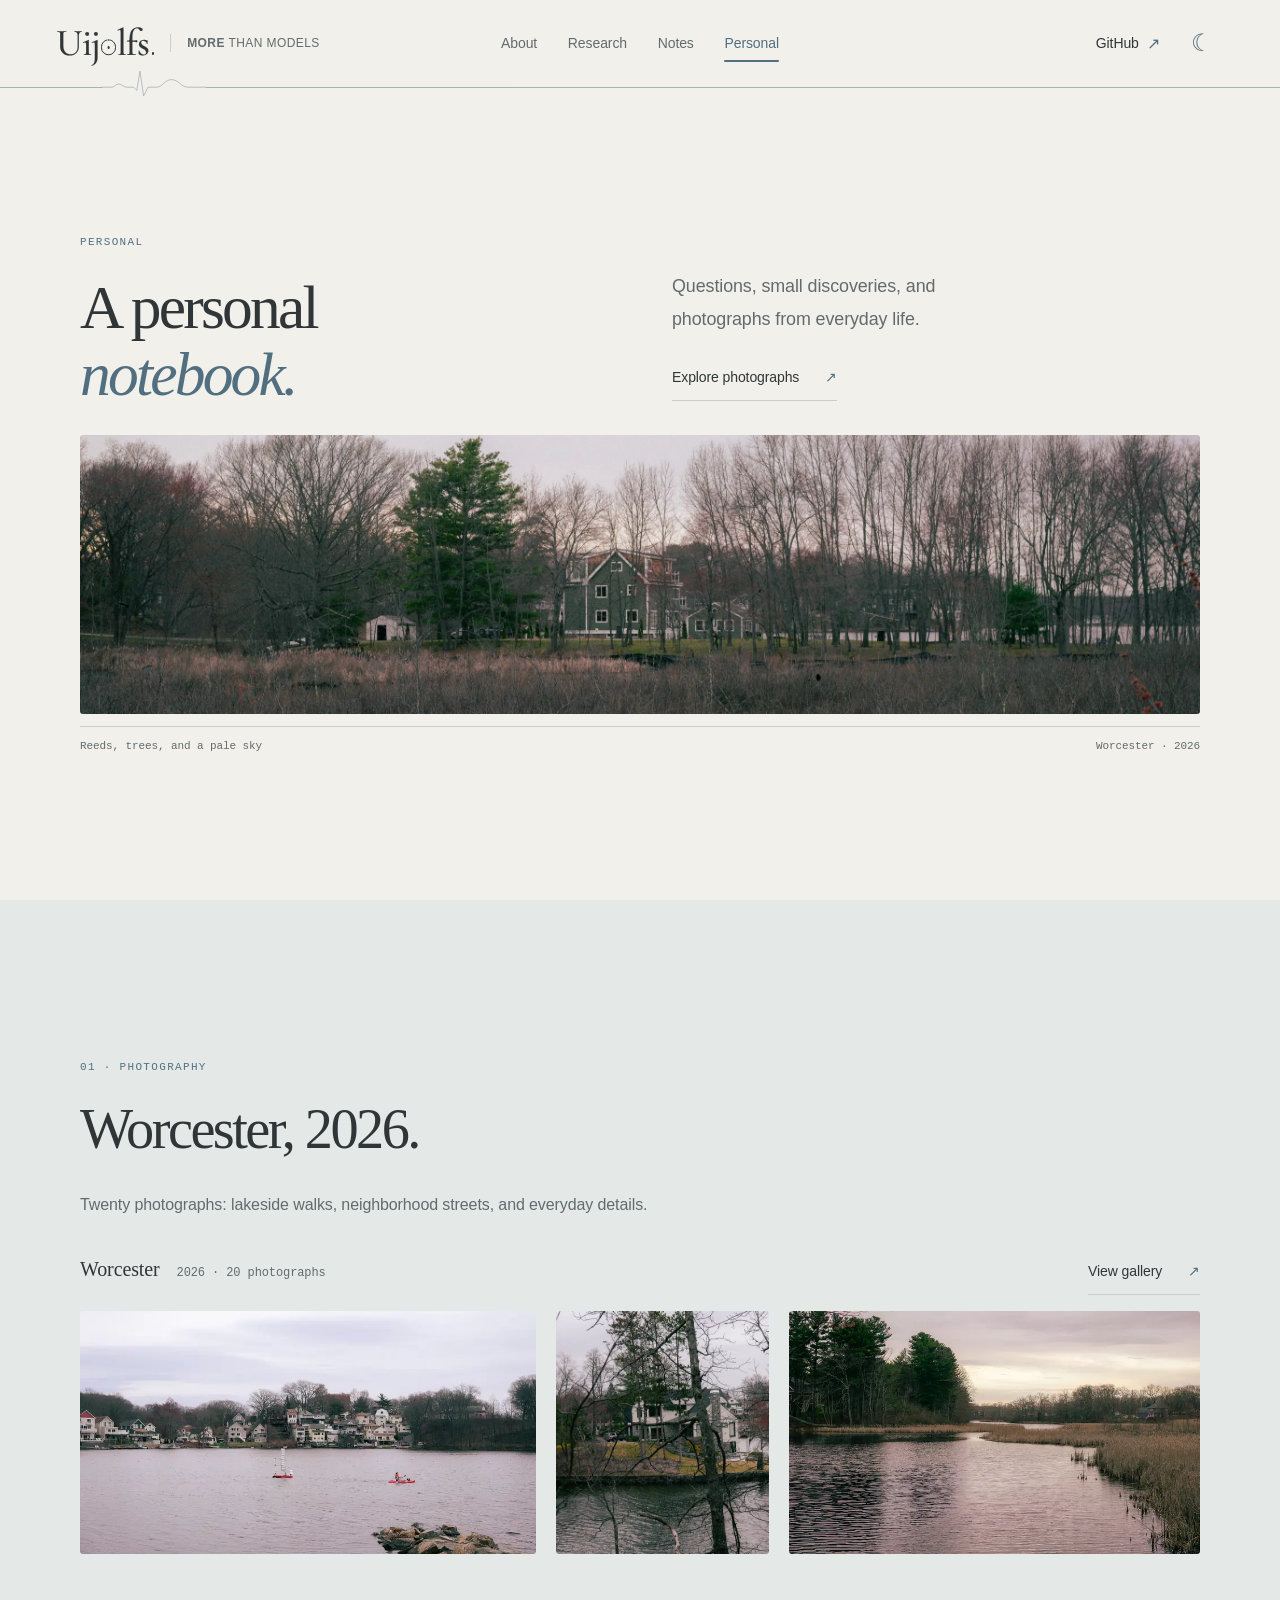
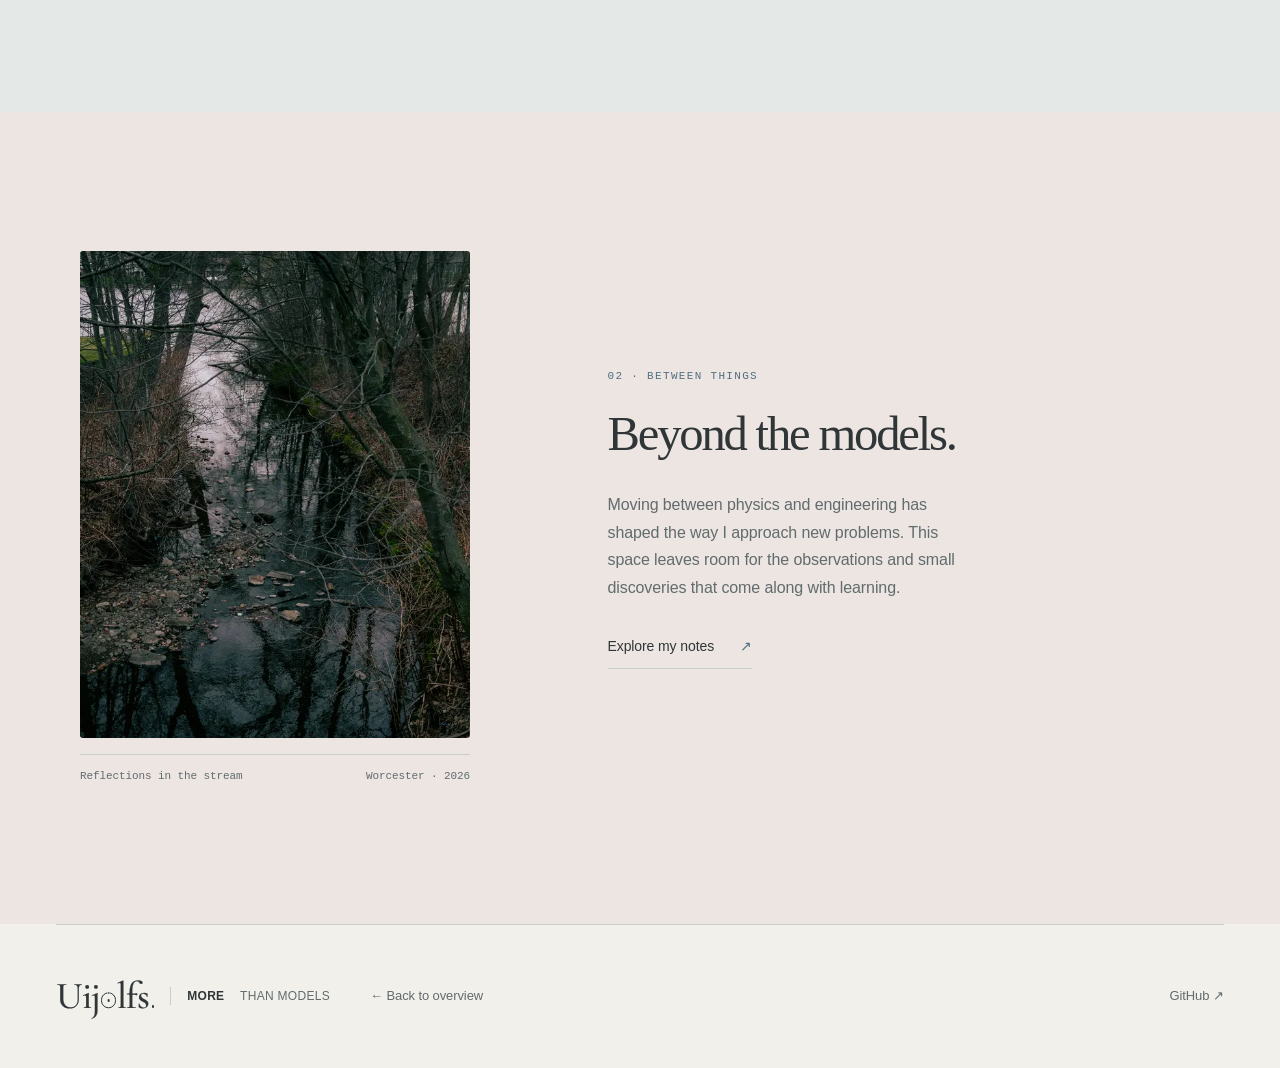
<file: personal.html>
<!doctype html>
<html lang="en">
<head>
  <meta charset="utf-8">
  <meta name="viewport" content="width=device-width, initial-scale=1">
  <meta name="theme-color" content="#F2F0EB">
  <script src="theme.js?v=motion-20261016"></script>
  <meta name="description" content="Uijolfs — Xian Chen’s personal website. Physical reasoning, mathematical models, and questions that matter in people’s lives.">
  <title>Uijolfs · Personal</title>
  <link rel="canonical" href="https://uijolfs.github.io/personal.html">
  <meta property="og:type" content="website">
  <meta property="og:site_name" content="Uijolfs">
  <meta property="og:title" content="Uijolfs · Personal">
  <meta property="og:description" content="Between the world and its models. Physics, engineering, and cardiac research.">
  <meta property="og:url" content="https://uijolfs.github.io/personal.html">
  <meta property="og:image" content="https://uijolfs.github.io/assets/social/home-v1.png">
  <meta property="og:image:type" content="image/png">
  <meta property="og:image:width" content="1200">
  <meta property="og:image:height" content="630">
  <meta property="og:image:alt" content="Xian Chen — Between the world and its models, with a blue Lorenz attractor and ECG mark.">
  <meta name="twitter:card" content="summary_large_image">
  <meta name="twitter:title" content="Uijolfs · Personal">
  <meta name="twitter:description" content="Between the world and its models. Physics, engineering, and cardiac research.">
  <meta name="twitter:image" content="https://uijolfs.github.io/assets/social/home-v1.png">
  <meta name="twitter:image:alt" content="Xian Chen — Between the world and its models, with a blue Lorenz attractor and ECG mark.">
  <link rel="icon" href="/assets/icons/ecg-v3.ico" type="image/x-icon">
  <link rel="icon" href="/assets/icons/ecg-tab-v3.png" type="image/png" sizes="32x32">
  <link rel="apple-touch-icon" href="/assets/icons/ecg-touch-v3.png" sizes="180x180">
  <link rel="mask-icon" href="/assets/icons/ecg-pinned-v3.svg" color="#397bd1">
  <link rel="stylesheet" href="styles.css?v=motion-20261016">
  <link rel="stylesheet" href="gallery.css?v=refinement-20261016-2">
<link rel="stylesheet" href="morandi.css?v=motion-20261016">
<link rel="stylesheet" href="night.css?v=1">
<link rel="stylesheet" href="https://fonts.googleapis.com/css2?family=Cormorant+Garamond:wght@500&amp;display=swap">
<link rel="stylesheet" href="wordmark.css?v=6">
<link rel="stylesheet" href="refinements.css?v=refinement-20261016-2">
  <link rel="stylesheet" href="visuals.css?v=visuals-20261016">
  <script src="script.js?v=refinement-20261016-2" defer></script>
  <script src="navigation.js?v=refinement-20261016-2" defer></script>
</head>
<body class="inner-page" data-page="personal"><a class="skip-link" href="#main">Skip to content</a>  <header class="site-header">
    <div class="brand-lockup"><a class="wordmark" href="index.html" aria-label="Uijolfs, home"><span class="wordmark-glyph" aria-hidden="true">Uij<span class="wordmark-orbit"></span>lfs<span class="wordmark-period"></span></span><span class="wordmark-readable">Uijolfs.</span></a><p class="brand-statement"><strong>More</strong> <span>Than Models</span></p></div>
    <nav aria-label="Main navigation">
      <a href="about.html">About</a><a href="research.html">Research</a><a href="notes.html">Notes</a><a href="personal.html">Personal</a>
    </nav>
    <a class="github-link" href="https://github.com/Uijolfs" target="_blank" rel="noopener noreferrer">GitHub <span aria-hidden="true">↗</span></a>
      <div class="ecg-divider header-ecg" aria-hidden="true">
        <span class="ecg-lead"></span>
        <svg viewBox="0 0 260 80" fill="none" xmlns="http://www.w3.org/2000/svg">
          <path d="M0 48 H24 C32 48 34 40 42 40 S52 48 62 48 H79 L87 56 L95 8 L104 70 L115 48 H136 C151 48 157 29 174 29 S197 48 216 48 H260" />
        </svg>
        <span class="ecg-tail"></span>
      </div>
  </header><main id="main"><section class="chapter personal-opening-section" id="personal">
    <div class="chapter-inner personal-opening">
      <div class="personal-opening-heading"><p class="eyebrow">PERSONAL</p><h1>A personal<br><em>notebook.</em></h1></div>
      <div class="personal-opening-intro"><p class="chapter-lead">Questions, small discoveries, and photographs from everyday life.</p><a class="text-link" href="#photographs">Explore photographs <span aria-hidden="true">↗</span></a></div>
      <figure class="visual-figure personal-panorama">
        <a href="gallery.html#dsc08603" aria-label="Open photograph of reeds and trees in Worcester"><img src="assets/photos/worcester-2026/dsc08603-thumb.webp" srcset="assets/photos/worcester-2026/dsc08603-thumb.webp 800w, assets/photos/worcester-2026/dsc08603-view.webp 2400w" sizes="(max-width: 760px) calc(100vw - 44px), (max-width: 1230px) 91vw, 1120px" width="2400" height="1350" alt="Brown reeds fill the foreground, with bare trees and houses beneath a pale sky." decoding="async" fetchpriority="high"></a>
        <figcaption class="visual-caption"><span>Reeds, trees, and a pale sky</span><span>Worcester · 2026</span></figcaption>
      </figure>
    </div>
  </section><section class="chapter" id="photographs"><div class="chapter-inner"><p class="eyebrow">01 · PHOTOGRAPHY</p><h2>Worcester, 2026.</h2><div class="chapter-copy"><p>Twenty photographs: lakeside walks, neighborhood streets, and everyday details.</p></div>        <div class="personal-album" aria-labelledby="album-title">
          <div class="album-heading"><h4 id="album-title">Worcester <span>2026 · 20 photographs</span></h4><a class="text-link" href="gallery.html">View gallery <span aria-hidden="true">↗</span></a></div>
          <div class="album-preview">
            <a href="gallery.html#dsc08553" aria-label="View Worcester photograph: boats on the lake"><img src="assets/photos/worcester-2026/dsc08553-thumb.webp" width="800" height="450" alt="Small boats on a lake, with houses along the opposite shore." loading="lazy" decoding="async"></a>
            <a href="gallery.html#dsc08571" aria-label="View Worcester photograph: trees along the water"><img src="assets/photos/worcester-2026/dsc08571-thumb.webp" width="800" height="600" alt="Bare tree trunks frame the water and houses across the lake." loading="lazy" decoding="async"></a>
            <a href="gallery.html#dsc08607" aria-label="View Worcester photograph: a quiet waterway"><img src="assets/photos/worcester-2026/dsc08607-thumb.webp" width="800" height="450" alt="A quiet waterway curves between trees and reeds beneath a pale sky." loading="lazy" decoding="async"></a>
          </div>
        </div></div></section><section class="chapter" id="notebook">
    <div class="chapter-inner notebook-layout">
      <figure class="visual-figure notebook-scene">
        <a href="gallery.html#dsc08565" aria-label="Open photograph of branches reflected in a stream"><img src="assets/photos/worcester-2026/dsc08565-thumb.webp" srcset="assets/photos/worcester-2026/dsc08565-thumb.webp 600w, assets/photos/worcester-2026/dsc08565-view.webp 1800w" sizes="(max-width: 760px) calc(100vw - 44px), 390px" width="1800" height="2400" alt="Bare branches and tree trunks reflected in a narrow stream." loading="lazy" decoding="async"></a>
        <figcaption class="visual-caption"><span>Reflections in the stream</span><span>Worcester · 2026</span></figcaption>
      </figure>
      <div class="visual-copy notebook-copy"><p class="eyebrow">02 · BETWEEN THINGS</p><h2>Beyond the models.</h2><div class="chapter-copy"><p>Moving between physics and engineering has shaped the way I approach new problems. This space leaves room for the observations and small discoveries that come along with learning.</p></div><a class="text-link" href="notes.html">Explore my notes <span aria-hidden="true">↗</span></a></div>
    </div>
  </section></main><footer class="page-width"><div class="brand-lockup"><a class="wordmark" href="index.html"><span class="wordmark-glyph" aria-hidden="true">Uij<span class="wordmark-orbit"></span>lfs<span class="wordmark-period"></span></span><span class="wordmark-readable">Uijolfs.</span></a><p class="brand-statement"><strong>More</strong> <span>Than Models</span></p></div><a href="index.html#personal" data-home-return="personal">← Back to overview</a><a href="https://github.com/Uijolfs">GitHub ↗</a></footer></body></html>
</file>
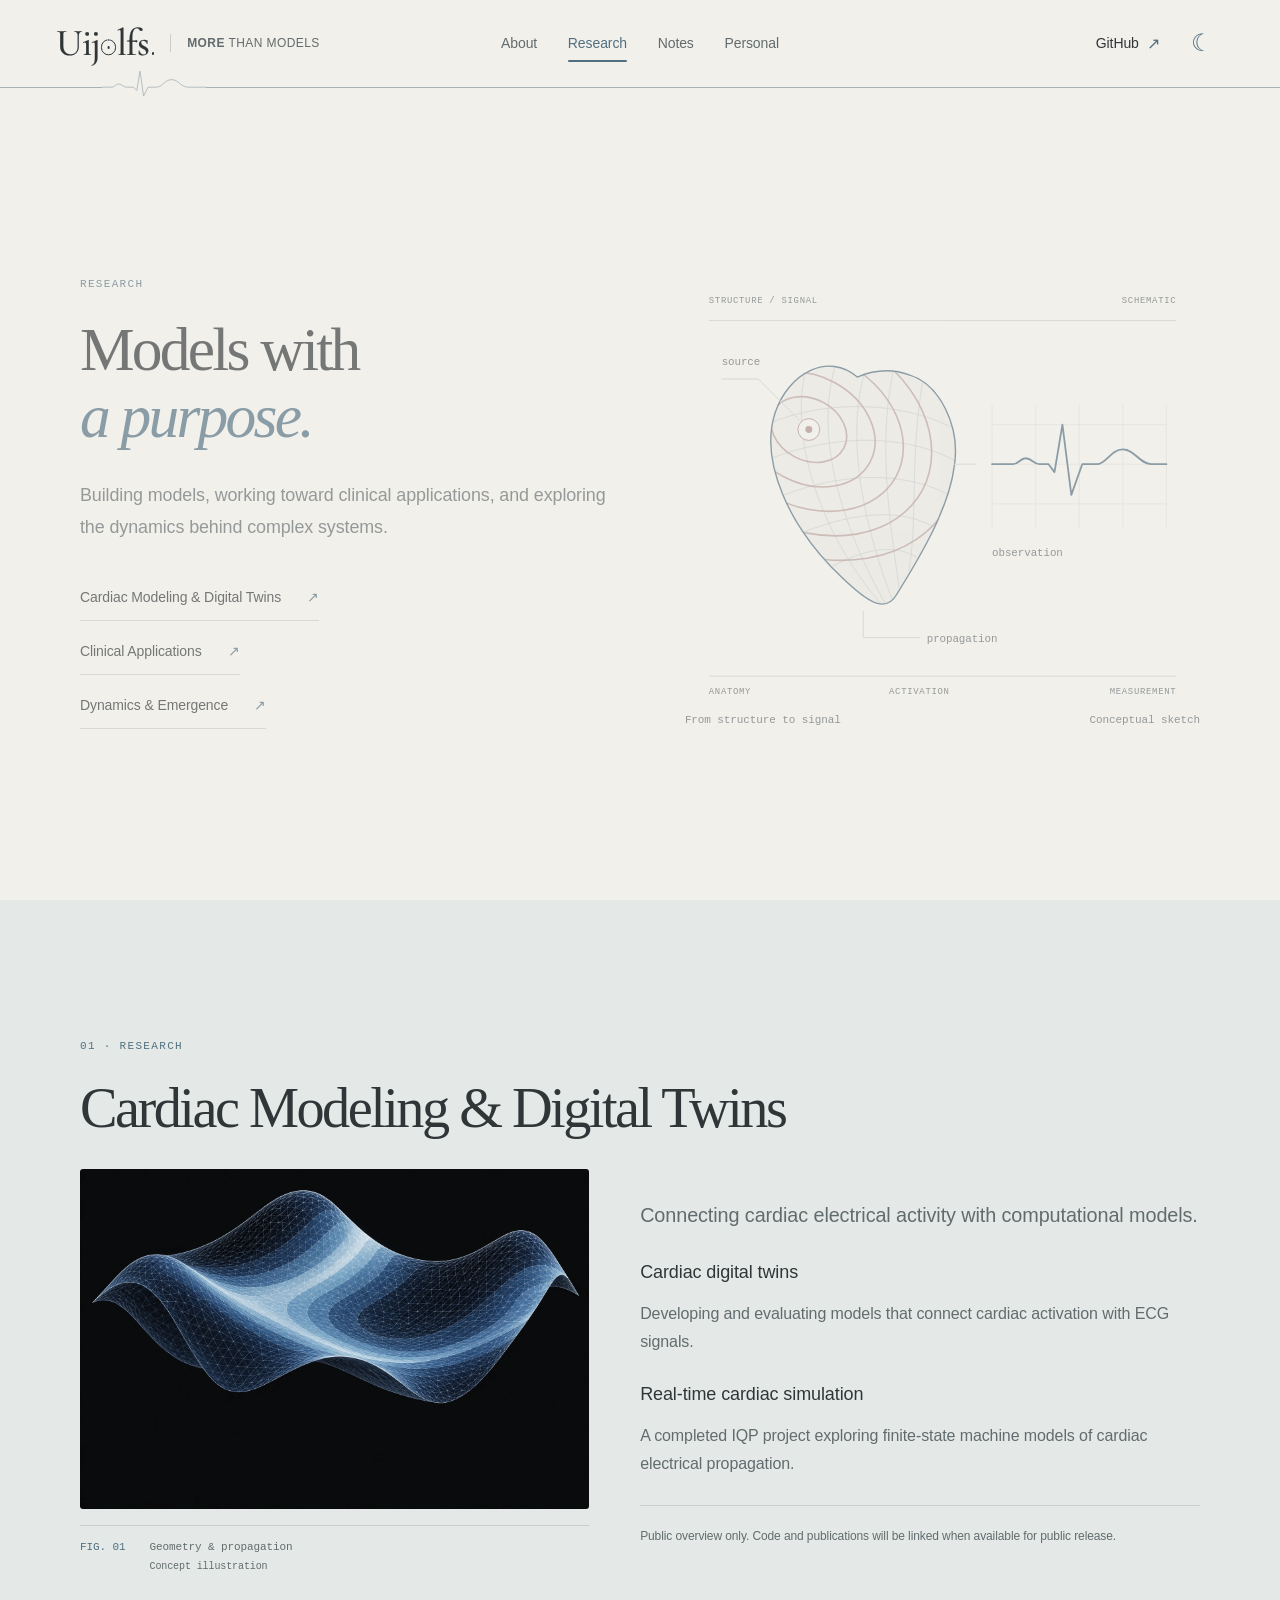
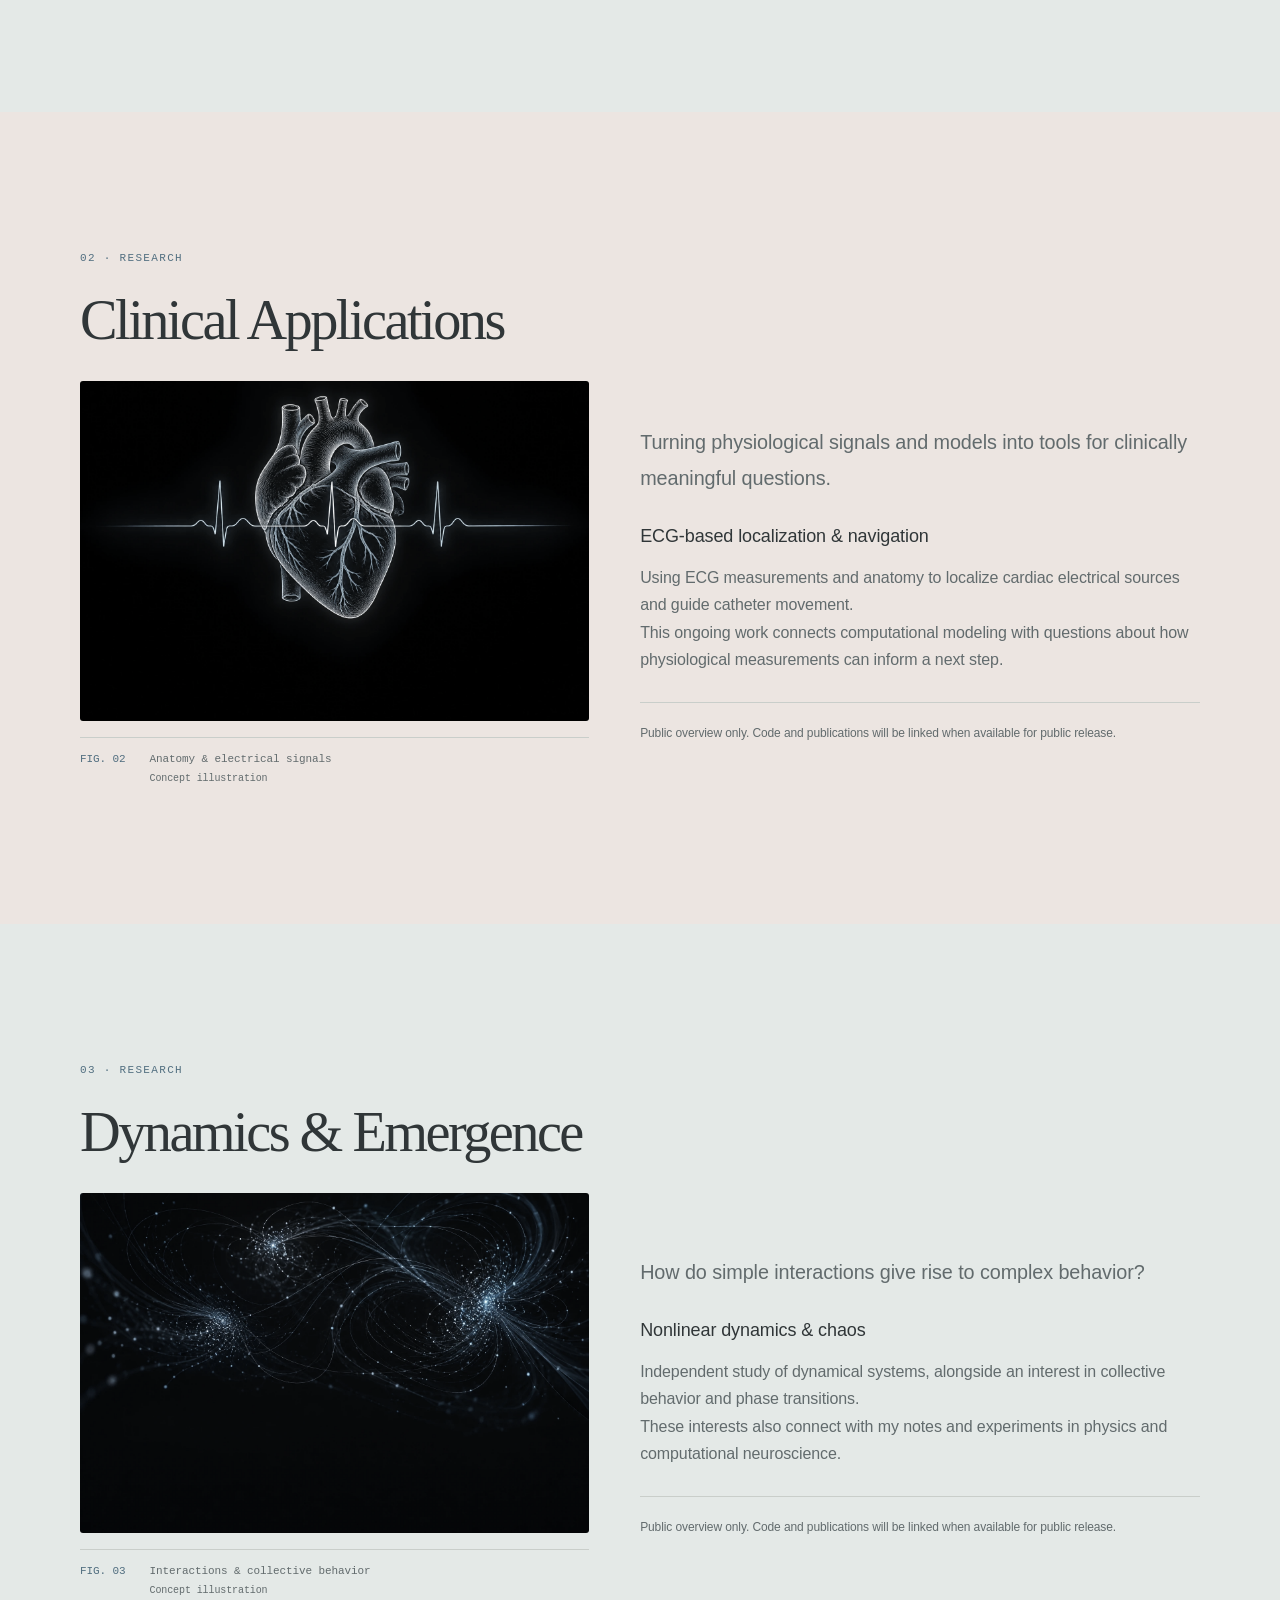
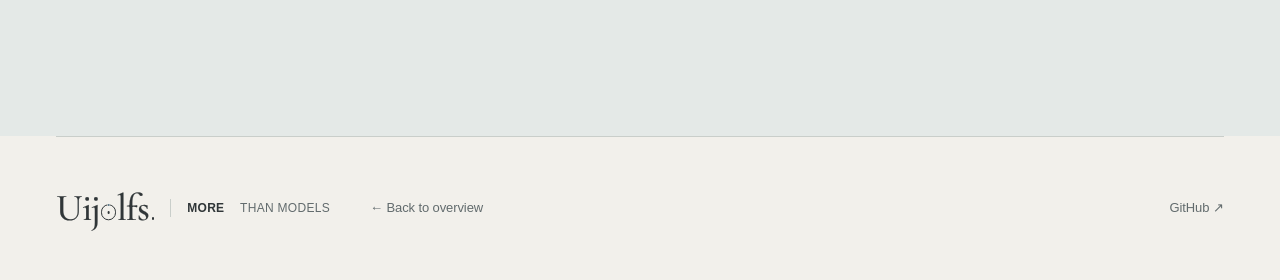
<file: research.html>
<!doctype html>
<html lang="en">
<head>
  <meta charset="utf-8">
  <meta name="viewport" content="width=device-width, initial-scale=1">
  <meta name="theme-color" content="#F2F0EB">
  <script src="theme.js?v=motion-20261016"></script>
  <meta name="description" content="Uijolfs — Xian Chen’s personal website. Physical reasoning, mathematical models, and questions that matter in people’s lives.">
  <title>Uijolfs · Research</title>
  <link rel="canonical" href="https://uijolfs.github.io/research.html">
  <meta property="og:type" content="website">
  <meta property="og:site_name" content="Uijolfs">
  <meta property="og:title" content="Uijolfs · Research">
  <meta property="og:description" content="Between the world and its models. Physics, engineering, and cardiac research.">
  <meta property="og:url" content="https://uijolfs.github.io/research.html">
  <meta property="og:image" content="https://uijolfs.github.io/assets/social/home-v1.png">
  <meta property="og:image:type" content="image/png">
  <meta property="og:image:width" content="1200">
  <meta property="og:image:height" content="630">
  <meta property="og:image:alt" content="Xian Chen — Between the world and its models, with a blue Lorenz attractor and ECG mark.">
  <meta name="twitter:card" content="summary_large_image">
  <meta name="twitter:title" content="Uijolfs · Research">
  <meta name="twitter:description" content="Between the world and its models. Physics, engineering, and cardiac research.">
  <meta name="twitter:image" content="https://uijolfs.github.io/assets/social/home-v1.png">
  <meta name="twitter:image:alt" content="Xian Chen — Between the world and its models, with a blue Lorenz attractor and ECG mark.">
  <link rel="icon" href="/assets/icons/ecg-v3.ico" type="image/x-icon">
  <link rel="icon" href="/assets/icons/ecg-tab-v3.png" type="image/png" sizes="32x32">
  <link rel="apple-touch-icon" href="/assets/icons/ecg-touch-v3.png" sizes="180x180">
  <link rel="mask-icon" href="/assets/icons/ecg-pinned-v3.svg" color="#397bd1">
  <link rel="stylesheet" href="styles.css?v=motion-20261016">
  <link rel="stylesheet" href="gallery.css?v=refinement-20261016-2">
<link rel="stylesheet" href="morandi.css?v=motion-20261016">
<link rel="stylesheet" href="night.css?v=1">
<link rel="stylesheet" href="https://fonts.googleapis.com/css2?family=Cormorant+Garamond:wght@500&amp;display=swap">
<link rel="stylesheet" href="wordmark.css?v=6">
<link rel="stylesheet" href="refinements.css?v=refinement-20261016-2">
  <link rel="stylesheet" href="visuals.css?v=visuals-20261016">
  <script src="script.js?v=refinement-20261016-2" defer></script>
  <script src="navigation.js?v=refinement-20261016-2" defer></script>
</head>
<body class="inner-page" data-page="research"><a class="skip-link" href="#main">Skip to content</a>  <header class="site-header">
    <div class="brand-lockup"><a class="wordmark" href="index.html" aria-label="Uijolfs, home"><span class="wordmark-glyph" aria-hidden="true">Uij<span class="wordmark-orbit"></span>lfs<span class="wordmark-period"></span></span><span class="wordmark-readable">Uijolfs.</span></a><p class="brand-statement"><strong>More</strong> <span>Than Models</span></p></div>
    <nav aria-label="Main navigation">
      <a href="about.html">About</a><a href="research.html">Research</a><a href="notes.html">Notes</a><a href="personal.html">Personal</a>
    </nav>
    <a class="github-link" href="https://github.com/Uijolfs" target="_blank" rel="noopener noreferrer">GitHub <span aria-hidden="true">↗</span></a>
      <div class="ecg-divider header-ecg" aria-hidden="true">
        <span class="ecg-lead"></span>
        <svg viewBox="0 0 260 80" fill="none" xmlns="http://www.w3.org/2000/svg">
          <path d="M0 48 H24 C32 48 34 40 42 40 S52 48 62 48 H79 L87 56 L95 8 L104 70 L115 48 H136 C151 48 157 29 174 29 S197 48 216 48 H260" />
        </svg>
        <span class="ecg-tail"></span>
      </div>
  </header><main id="main">
  <section class="chapter" id="research">
    <div class="chapter-inner visual-grid research-intro">
      <div class="visual-copy">
        <p class="eyebrow">RESEARCH</p>
        <h1>Models with<br><em>a purpose.</em></h1>
        <p class="chapter-lead">Building models, working toward clinical applications, and exploring the dynamics behind complex systems.</p>

      </div>
      <figure class="visual-figure visual-plate research-sketch">
        <svg viewBox="0 0 520 430" role="img" aria-labelledby="research-sketch-title research-sketch-description">
          <title id="research-sketch-title">From structure to signal</title>
          <desc id="research-sketch-description">A conceptual sketch of a curved tissue surface, electrical propagation contours, and an observed signal. This is an illustration, not a patient model or experimental result.</desc>
          <defs>
            <path id="research-tissue" d="M174 103 C145 78 105 98 91 139 C75 188 105 255 159 306 C183 329 202 343 214 322 C237 285 267 235 272 192 C278 151 256 110 227 101 C208 94 190 96 174 103 Z"/>
            <clipPath id="research-tissue-clip"><use href="#research-tissue"/></clipPath>
          </defs>
          <text class="research-sketch-label" x="24" y="28">STRUCTURE / SIGNAL</text>
          <text class="research-sketch-label research-sketch-end" x="496" y="28">SCHEMATIC</text>
          <path class="research-sketch-rule" d="M24 46 H496"/>
          <use class="research-tissue-fill" href="#research-tissue"/>
          <g class="research-tissue-mesh" clip-path="url(#research-tissue-clip)">
            <path d="M82 151 C137 127 218 124 279 159 M85 186 C149 160 229 159 280 192 M100 222 C161 199 224 197 272 225 M121 259 C173 239 220 235 254 256 M149 294 C185 275 212 272 234 285"/>
            <path d="M121 99 C106 171 139 263 197 331 M151 94 C131 165 159 256 203 333 M181 99 C161 170 184 263 209 327 M210 98 C193 178 210 266 216 316 M240 108 C227 179 235 249 226 298"/>
          </g>
          <g class="research-activation" clip-path="url(#research-tissue-clip)">
            <ellipse cx="125" cy="156" rx="40" ry="31" transform="rotate(28 125 156)"/>
            <ellipse cx="125" cy="156" rx="70" ry="54" transform="rotate(28 125 156)"/>
            <ellipse cx="125" cy="156" rx="100" ry="77" transform="rotate(28 125 156)"/>
            <ellipse cx="125" cy="156" rx="130" ry="100" transform="rotate(28 125 156)"/>
            <ellipse cx="125" cy="156" rx="160" ry="123" transform="rotate(28 125 156)"/>
          </g>
          <use class="research-tissue-outline" href="#research-tissue"/>
          <circle class="research-source-halo" cx="125" cy="156" r="11"/>
          <circle class="research-source" cx="125" cy="156" r="3.5"/>
          <path class="research-sketch-rule" d="M116 147 L74 105 H37 M271 191 H294 M180 339 V366 H237"/>
          <text class="research-sketch-note" x="37" y="91">source</text>
          <text class="research-sketch-note" x="244" y="370">propagation</text>
          <g class="research-signal-grid">
            <path d="M310 131 V255 M354 131 V255 M398 131 V255 M442 131 V255 M486 131 V255 M310 151 H486 M310 191 H486 M310 231 H486"/>
          </g>
          <path class="research-signal" d="M310 191 H331 C337 191 338 185 344 185 S352 191 358 191 H367 L373 199 L381 151 L390 222 L401 191 H416 C425 191 430 176 442 176 S459 191 471 191 H486"/>
          <text class="research-sketch-note" x="310" y="284">observation</text>
          <path class="research-sketch-rule" d="M24 405 H496"/>
          <text class="research-sketch-label" x="24" y="423">ANATOMY</text>
          <text class="research-sketch-label" x="206" y="423">ACTIVATION</text>
          <text class="research-sketch-label research-sketch-end" x="496" y="423">MEASUREMENT</text>
        </svg>
        <figcaption class="visual-caption"><span>From structure to signal</span><span>Conceptual sketch</span></figcaption>
      </figure>
        <div class="chapter-index">
          <a class="text-link" href="#modeling">Cardiac Modeling &amp; Digital Twins <span aria-hidden="true">↗</span></a>
          <a class="text-link" href="#clinical">Clinical Applications <span aria-hidden="true">↗</span></a>
          <a class="text-link" href="#dynamics">Dynamics &amp; Emergence <span aria-hidden="true">↗</span></a>
        </div>
    </div>
  </section>
  <section class="chapter" id="modeling">
    <div class="chapter-inner">
      <p class="eyebrow">01 · RESEARCH</p>
      <h2>Cardiac Modeling &amp; Digital Twins</h2>
      <div class="chapter-copy">
        <div class="project-layout">
          <figure class="visual-figure research-project-figure">
            <img src="assets/research-modeling-field.webp" alt="Concept illustration of a curved computational field with a triangular mesh." width="1536" height="1024" loading="lazy">
            <figcaption class="visual-caption research-project-caption"><span>FIG. 01</span><span>Geometry &amp; propagation<small>Concept illustration</small></span></figcaption>
          </figure>
          <div>
            <p class="chapter-lead">Connecting cardiac electrical activity with computational models.</p>
            <h3>Cardiac digital twins</h3>
            <p>Developing and evaluating models that connect cardiac activation with ECG signals.</p>
            <h3>Real-time cardiac simulation</h3>
            <p>A completed IQP project exploring finite-state machine models of cardiac electrical propagation.</p>
            <p class="release-note">Public overview only. Code and publications will be linked when available for public release.</p>
          </div>
        </div>
      </div>
    </div>
  </section>
  <section class="chapter" id="clinical">
    <div class="chapter-inner">
      <p class="eyebrow">02 · RESEARCH</p>
      <h2>Clinical Applications</h2>
      <div class="chapter-copy">
        <div class="project-layout">
          <figure class="visual-figure research-project-figure">
            <img src="assets/research-clinical.webp" alt="Concept illustration of cardiac anatomy and an ECG waveform." width="1536" height="1024" loading="lazy">
            <figcaption class="visual-caption research-project-caption"><span>FIG. 02</span><span>Anatomy &amp; electrical signals<small>Concept illustration</small></span></figcaption>
          </figure>
          <div>
            <p class="chapter-lead">Turning physiological signals and models into tools for clinically meaningful questions.</p>
            <h3>ECG-based localization &amp; navigation</h3>
            <p>Using ECG measurements and anatomy to localize cardiac electrical sources and guide catheter movement.</p>
            <p>This ongoing work connects computational modeling with questions about how physiological measurements can inform a next step.</p>
            <p class="release-note">Public overview only. Code and publications will be linked when available for public release.</p>
          </div>
        </div>
      </div>
    </div>
  </section>
  <section class="chapter" id="dynamics">
    <div class="chapter-inner">
      <p class="eyebrow">03 · RESEARCH</p>
      <h2>Dynamics &amp; Emergence</h2>
      <div class="chapter-copy">
        <div class="project-layout">
          <figure class="visual-figure research-project-figure">
            <img src="assets/research-dynamics-hd.webp" alt="Concept illustration of interacting trajectories and collective behavior." width="1536" height="1024" loading="lazy">
            <figcaption class="visual-caption research-project-caption"><span>FIG. 03</span><span>Interactions &amp; collective behavior<small>Concept illustration</small></span></figcaption>
          </figure>
          <div>
            <p class="chapter-lead">How do simple interactions give rise to complex behavior?</p>
            <h3>Nonlinear dynamics &amp; chaos</h3>
            <p>Independent study of dynamical systems, alongside an interest in collective behavior and phase transitions.</p>
            <p>These interests also connect with my notes and experiments in physics and computational neuroscience.</p>
            <p class="release-note">Public overview only. Code and publications will be linked when available for public release.</p>
          </div>
        </div>
      </div>
    </div>
  </section>
</main><footer class="page-width"><div class="brand-lockup"><a class="wordmark" href="index.html"><span class="wordmark-glyph" aria-hidden="true">Uij<span class="wordmark-orbit"></span>lfs<span class="wordmark-period"></span></span><span class="wordmark-readable">Uijolfs.</span></a><p class="brand-statement"><strong>More</strong> <span>Than Models</span></p></div><a href="index.html#research" data-home-return="research">← Back to overview</a><a href="https://github.com/Uijolfs">GitHub ↗</a></footer></body></html>
</file>
<file: styles.css>
@font-face{font-family:SiteSans;src:local('Inter'),local('Helvetica Neue'),local('Arial');font-display:swap}
:root{color-scheme:dark;--bg:#0c0e12;--surface:#14171d;--text:#f3f4f6;--muted:#b4bac4;--dim:#8b95a5;--line:#2b303a;--accent:#77afff;--mono:'SFMono-Regular',Consolas,'Liberation Mono',monospace;--sans:SiteSans,Arial,Helvetica,sans-serif}
*{box-sizing:border-box}html{scroll-behavior:smooth;scroll-padding-top:100px}body{margin:0;background:var(--bg);color:var(--text);font-family:var(--sans);font-size:16px;line-height:1.65;-webkit-font-smoothing:antialiased}a{color:inherit;text-decoration:none}button{font:inherit}a,button,summary{-webkit-tap-highlight-color:transparent}::selection{background:var(--accent);color:var(--bg)}:focus-visible{outline:2px solid var(--accent);outline-offset:6px}h1,h2,h3,h4,p{margin:0}button{color:inherit}button,a,summary{touch-action:manipulation}.page-width{width:min(1264px,calc(100% - 112px));margin-inline:auto}.mono,.eyebrow{font-family:var(--mono);font-size:12px;font-weight:400;letter-spacing:.08em}.skip-link{position:fixed;top:8px;left:8px;z-index:100;background:var(--accent);color:var(--bg);padding:10px 18px;transform:translateY(-160%)}.skip-link:focus{transform:none}
.site-header{height:90px;padding:0 56px;display:flex;align-items:center;justify-content:space-between;border-bottom:1px solid var(--line);position:sticky;top:0;z-index:20;background:rgba(12,14,18,.94);backdrop-filter:blur(15px)}.wordmark{font-weight:750;font-size:35px;line-height:1;letter-spacing:-3px}.wordmark-dot{color:var(--accent)}nav{display:flex;gap:34px;font-size:14px;color:var(--muted)}nav a{position:relative;padding:12px 0}nav a::after{content:'';position:absolute;left:0;right:0;bottom:6px;height:1px;background:var(--accent);transform:scaleX(0);transform-origin:left;transition:transform .2s}nav a:hover,nav a.active{color:var(--text)}nav a:hover::after,nav a.active::after{transform:scaleX(1)}.github-link{font-size:14px}.github-link span{color:var(--accent);margin-left:8px}.hero{padding-top:52px;overflow:hidden}.hero-top{display:flex;justify-content:space-between;align-items:center;color:var(--dim)}.eyebrow{display:flex;align-items:center;gap:12px;color:var(--accent)}.accent-line{height:1px;width:26px;background:var(--accent)}.hero-coordinate{font-size:12px}.hero-content{display:grid;grid-template-columns:1.4fr 1fr;gap:70px;align-items:start;padding-top:55px;padding-bottom:35px}.hero-name h1{font-size:clamp(4.7rem,7.8vw,8rem);letter-spacing:-.073em;line-height:1.05;font-weight:500;white-space:nowrap}.hero-name h1 span{color:var(--accent)}.education{color:var(--muted);font-size:16px;line-height:1.8;margin-top:32px}.education strong{font-weight:400;color:var(--text)}.hero-intro{padding-top:8px;max-width:425px}.hero-statement{font-size:clamp(1.6rem,2.7vw,2.6rem);letter-spacing:-.045em;line-height:1.2}.hero-statement em{font-family:Georgia,'Times New Roman',serif;font-weight:400;color:var(--accent);letter-spacing:-.02em}.hero-description{font-size:16px;color:var(--muted);margin-top:22px;max-width:370px;line-height:1.75}.text-link{display:inline-flex;gap:28px;border-bottom:1px solid var(--line);padding-bottom:6px;margin-top:24px;font-size:14px}.text-link span{color:var(--accent)}.text-link:hover{border-color:var(--accent)}.signal-surface{height:218px;position:relative;margin-top:12px;background-image:linear-gradient(to right,rgba(136,156,190,.06) 1px,transparent 1px),linear-gradient(to bottom,rgba(136,156,190,.06) 1px,transparent 1px);background-size:28px 28px;border-top:1px solid rgba(136,156,190,.06);border-bottom:1px solid rgba(136,156,190,.06)}canvas{display:block;width:100%;height:100%}.signal-meta{position:absolute;left:0;right:0;bottom:12px;display:flex;align-items:center;justify-content:space-between}.signal-label{font-size:12px;color:var(--dim)}.signal-mark{font-size:20px;color:var(--accent);vertical-align:middle;margin-right:7px}.motion-button{background:var(--bg);border:1px solid var(--line);padding:7px 12px;display:flex;align-items:center;gap:9px;font-family:var(--mono);font-size:12px;cursor:pointer;border-radius:3px;min-height:36px}.motion-button:hover{border-color:var(--dim)}#motion-symbol{color:var(--accent);width:12px}.hero-bottom{display:flex;justify-content:space-between;align-items:center;padding-block:26px 36px;border-bottom:1px solid var(--line)}.hero-bottom>.mono{font-size:11px;color:var(--dim);letter-spacing:.05em}.scroll-link{font-size:14px;color:var(--muted);display:flex;align-items:center;gap:28px}.scroll-link span{color:var(--accent)}
.section-grid{display:grid;grid-template-columns:220px minmax(0,1fr);gap:48px;padding-block:88px}.section-marker{display:flex;gap:16px;align-items:baseline}.section-number{font-family:var(--mono);color:var(--accent);font-size:12px}.section-marker h2{font-size:14px;font-weight:400;color:var(--muted)}.section-headline{font-size:clamp(1.8rem,3vw,2.8rem);font-weight:450;letter-spacing:-.04em;line-height:1.2}.about-copy{display:grid;grid-template-columns:1fr 1fr;gap:38px;margin-top:32px}.about-copy p{color:var(--muted);font-size:16px;line-height:1.85}.interest-strip{display:flex;flex-wrap:wrap;gap:10px 24px;margin-top:30px;padding-top:24px;border-top:1px solid var(--line)}.interest-strip span{font-size:12px;font-family:var(--mono);color:var(--text)}.research-section{background:var(--surface);border-top:1px solid var(--line);border-bottom:1px solid var(--line)}.section-intro>p{color:var(--muted);font-size:16px;max-width:660px;line-height:1.75;margin-top:18px}.research-item{border-bottom:1px solid #303845}.research-item:first-of-type{margin-top:35px;border-top:1px solid #303845}.research-item summary{list-style:none;display:grid;grid-template-columns:116px minmax(0,1fr) 28px;gap:18px;align-items:center;cursor:pointer;padding-block:30px}.research-item summary::-webkit-details-marker{display:none}.item-index{font-size:11px;letter-spacing:.025em;color:var(--dim)}.research-name{font-size:21px;line-height:1.35;letter-spacing:-.025em}.expand-sign{font-size:23px;color:var(--accent);justify-self:end;transition:transform .2s}.research-item[open] .expand-sign{transform:rotate(45deg)}.research-item summary:hover .research-name{color:var(--accent)}.research-detail{padding:0 46px 28px 134px;color:var(--muted);font-size:16px}.research-detail p+p{margin-top:13px}.research-detail p:first-child{color:var(--text)}.release-note{font-size:13px;line-height:1.75;color:var(--dim);margin-top:24px;max-width:680px}.notes-grid{display:grid;grid-template-columns:1fr 1fr;gap:18px;margin-top:35px}.note-card{border:1px solid var(--line);padding:26px 28px 30px;position:relative;transition:background .2s,border-color .2s}.note-card:hover{background:var(--surface);border-color:#546f94}.note-top{display:flex;justify-content:space-between;gap:12px;align-items:center}.note-top .mono{font-size:11px;color:var(--dim);letter-spacing:.055em}.note-glyph{font-size:28px;font-family:Georgia,serif;color:var(--accent);line-height:1}.note-card h4{font-size:23px;font-weight:450;line-height:1.25;letter-spacing:-.025em;margin-top:26px}.note-card p{font-size:14px;color:var(--muted);line-height:1.75;margin-top:16px;max-width:290px}.personal-section{border-top:1px solid var(--line);background:#101318}.personal-content{display:grid;grid-template-columns:1.25fr .8fr;gap:55px}.personal-content .eyebrow{font-size:11px;margin-bottom:18px}.personal-content p:not(.eyebrow){font-size:16px;color:var(--muted);margin-top:22px;line-height:1.8}.journey{align-self:center;padding:6px 0 6px 32px;border-left:1px solid #354761}.journey>div:not(.journey-connector){display:flex;flex-direction:column;gap:7px}.journey .mono{font-size:11px;color:var(--dim)}.journey strong{font-size:27px;line-height:1.3;font-weight:450;letter-spacing:-.04em}.journey span:last-child{font-size:13px;color:var(--muted)}.journey-connector{width:1px;height:40px;background:var(--accent);margin-block:20px;opacity:.5}footer{display:flex;align-items:center;justify-content:space-between;gap:24px;padding-block:36px}footer .wordmark{font-size:29px}footer p{font-size:13px;color:var(--dim)}footer p span{margin-inline:12px;color:var(--line)}footer>a:last-child{font-size:14px;color:var(--muted)}footer>a:last-child span{color:var(--accent);margin-left:8px}
@media(min-width:1600px){.hero-name h1{font-size:8rem}.hero-content{padding-top:72px;padding-bottom:48px}.signal-surface{height:240px}}
@media(max-width:1100px){.page-width{width:calc(100% - 72px)}.site-header{padding-inline:36px}.hero-content{gap:35px;grid-template-columns:1.2fr 1fr}.hero-name h1{font-size:clamp(4rem,7.8vw,6rem)}.section-grid{grid-template-columns:165px minmax(0,1fr);gap:30px}.about-copy{grid-template-columns:1fr;gap:20px}.personal-content{gap:30px}.research-item summary{grid-template-columns:95px minmax(0,1fr) 22px;gap:10px}.research-detail{padding-left:105px}.research-name{font-size:19px}.note-card{padding:22px}.note-card h4{font-size:21px}}
@media(max-width:760px){html{scroll-padding-top:112px}.page-width{width:calc(100% - 40px)}.site-header{height:auto;min-height:88px;padding:13px 20px;display:grid;grid-template-columns:1fr auto;gap:5px 20px}.wordmark{font-size:29px}.github-link{font-size:13px;grid-column:2;grid-row:1}nav{grid-column:1/-1;grid-row:2;gap:25px;font-size:13px}nav a{padding:5px 0}nav a::after{bottom:0}.hero{padding-top:30px}.hero-coordinate{display:none}.hero-content{grid-template-columns:1fr;gap:30px;padding-top:32px;padding-bottom:20px}.hero-name h1{font-size:clamp(3.6rem,13.2vw,5.5rem);white-space:normal}.education{font-size:14px;margin-top:21px}.hero-intro{padding:0;max-width:100%}.hero-statement{font-size:27px}.hero-description{max-width:100%;font-size:16px;margin-top:16px}.text-link{margin-top:18px}.signal-surface{height:185px;margin-top:13px}.signal-label{font-size:10px;letter-spacing:0}.motion-button{font-size:11px;padding:6px 8px}.signal-mark{margin-right:3px}.hero-bottom{padding-block:18px 24px;gap:14px}.hero-bottom>.mono{font-size:9px;max-width:180px;line-height:1.6}.scroll-link{font-size:12px;gap:12px}.section-grid{grid-template-columns:1fr;gap:25px;padding-block:54px}.section-marker{gap:12px}.section-marker h2{font-size:14px}.section-headline{font-size:30px}.about-copy{margin-top:24px}.about-copy p{font-size:16px}.interest-strip{gap:10px 18px;margin-top:24px}.interest-strip span{font-size:11px}.section-intro>p{font-size:16px}.research-item summary{grid-template-columns:1fr 24px;gap:9px;padding-block:22px}.item-index{grid-column:1/-1;font-size:10px}.research-name{font-size:20px}.expand-sign{grid-column:2;grid-row:2}.research-detail{padding:0 12px 23px 0}.release-note{font-size:12px}.notes-grid{gap:12px;margin-top:25px}.note-card{padding:19px 16px 22px}.note-top .mono{font-size:9px;letter-spacing:0}.note-glyph{font-size:24px}.note-card h4{font-size:19px;margin-top:20px}.note-card p{font-size:14px;line-height:1.65}.personal-content{grid-template-columns:1fr;gap:36px}.journey{display:grid;grid-template-columns:1fr 1fr;gap:20px;padding-left:20px}.journey-connector{display:none}.journey strong{font-size:25px}.journey span:last-child{font-size:12px}.journey .mono{font-size:10px}.personal-content .eyebrow{font-size:10px}footer{display:grid;grid-template-columns:auto 1fr;gap:14px;padding-block:28px}footer p{font-size:12px}footer>a:last-child{grid-column:2;font-size:13px}}
@media(max-width:380px){nav{gap:20px}.notes-grid{grid-template-columns:1fr}.note-card h4 br{display:none}.signal-label{font-size:9px}.hero-bottom>.mono{max-width:140px}.research-name{font-size:19px}.journey{grid-template-columns:1fr}.journey>div+div{margin-top:14px}}
@media(prefers-reduced-motion:reduce){html{scroll-behavior:auto}*,*::before,*::after{animation-duration:.01ms!important;transition-duration:.01ms!important}}html.motion-paused{scroll-behavior:auto}html.motion-paused *,html.motion-paused *::after{transition:none!important}


/* Personal identity and the opening essay. */
.wordmark { font-size: 28px; font-weight: 600; letter-spacing: -1px; }
.hero { padding-top: 0; }
.hero-content {
  width: min(1440px, calc(100% - 112px));
  grid-template-columns: minmax(0, 1.1fr) minmax(0, 1fr);
  align-items: center; gap: clamp(36px, 5vw, 88px);
  padding-top: clamp(48px, 6vw, 88px); padding-bottom: 64px;
}
.hero-heading { min-width: 0; }
.hero-heading h1 {
  font-family: Baskerville, "Baskerville Old Face", "Palatino Linotype", Georgia, serif;
  font-size: clamp(3.25rem, 5.4vw, 5.4rem); font-weight: 400;
  letter-spacing: -.045em; line-height: 1.08; text-wrap: balance;
}
.hero-heading h1 em { font-family: inherit; font-weight: 400; color: var(--accent); }
.hero-intro { max-width: 570px; padding-top: 30px; }
.hero-intro .hero-description { max-width: none; margin: 0; font-size: 16px; line-height: 1.8; }
.hero-intro .hero-description + .hero-description { margin-top: 18px; }
.hero-intro .text-link { margin-top: 26px; }
.chaos-figure { margin: 0; min-width: 0; }
.chaos-stage { width: 100%; aspect-ratio: 1 / 1; position: relative; }
#lorenz { width: 100%; height: 100%; }
.chaos-figure figcaption { display: flex; align-items: center; justify-content: space-between; gap: 16px; border-top: 1px solid var(--line); padding-top: 18px; }
.chaos-name { font-family: var(--mono); font-size: 12px; letter-spacing: .1em; color: var(--muted); }
.chaos-parameters { display: block; margin-top: 5px; color: var(--dim); font-size: 12px; letter-spacing: 0; }
.chaos-figure .motion-button { font-size: 12px; min-height: 44px; white-space: nowrap; }
.hero-bottom { justify-content: flex-end; }
.personal-content { grid-template-columns: 1fr; }
.personal-content > div { max-width: 650px; }
footer .wordmark { font-size: 24px; }
@media (max-width: 1100px) {
  .hero-content { width: calc(100% - 72px); gap: 36px; }
  .hero-heading h1 { font-size: clamp(3rem, 5.4vw, 4.4rem); }
}
@media (max-width: 850px) {
  .hero-content { grid-template-columns: 1fr; gap: 24px; }
  .hero-heading h1 { font-size: clamp(3rem, 7.7vw, 4.8rem); }
  .hero-intro { max-width: 620px; }
  .chaos-figure { width: min(100%, 540px); justify-self: center; }
}
@media (max-width: 760px) {
  .hero-content { width: calc(100% - 40px); padding-top: 42px; padding-bottom: 36px; }
  .hero-heading h1 { font-size: clamp(2.5rem, 8.5vw, 4rem); }
  .hero-intro { padding-top: 24px; }
  .wordmark { font-size: 25px; }
  .chaos-figure figcaption { gap: 10px; }
}

/* Live GitHub profile link beneath the About section marker. */
.about-sidebar { min-width: 0; }
.about-github { display: grid; grid-template-columns: minmax(0, 1fr) auto; align-items: center; gap: 14px 12px; width: fit-content; max-width: 100%; margin-top: 36px; border-radius: 4px; }
.about-avatar { display: block; grid-column: 1 / -1; width: 128px; height: auto; max-width: 100%; aspect-ratio: 1; border-radius: 50%; object-fit: cover; background: var(--surface); border: 1px solid var(--line); transition: border-color .2s; }
.about-github-copy { display: flex; flex-direction: column; min-width: 0; gap: 2px; }
.about-github-handle { font-family: var(--mono); font-size: 1rem; overflow-wrap: anywhere; }
.about-github-label { color: var(--muted); font-size: .875rem; }
.about-github-arrow { color: var(--accent); font-size: 1.25rem; }
.about-github:hover .about-avatar, .about-github:focus-visible .about-avatar { border-color: var(--accent); }
.about-github:hover .about-github-handle, .about-github:focus-visible .about-github-handle { color: var(--accent); }
@media (max-width: 760px) {
  .about-github { grid-template-columns: 64px minmax(0, 1fr) auto; margin-top: 22px; gap: 14px; }
  .about-avatar { grid-column: auto; width: 64px; height: auto; }
}

/* A single heartbeat flowing into the section divider. */
.ecg-divider { display: flex; align-items: flex-start; width: 100%; height: 80px; color: var(--accent); opacity: .7; }
.ecg-divider svg { display: block; width: 260px; height: 80px; flex: 0 0 260px; overflow: visible; }
.ecg-divider path { stroke: currentColor; stroke-width: 1.25; stroke-linejoin: round; stroke-linecap: round; }
.ecg-lead, .ecg-tail { display: block; height: 1.25px; margin-top: 47.375px; background: currentColor; }
.ecg-lead { flex: 0 0 clamp(16px, 8vw, 160px); }
.ecg-tail { flex: 1; min-width: 0; }
.hero-bottom { border-bottom: 0; padding-top: 8px; }
@media (max-width: 480px) {
  .ecg-divider { height: 64px; }
  .ecg-divider svg { width: 208px; height: 64px; flex-basis: 208px; }
  .ecg-lead, .ecg-tail { height: 1px; margin-top: 37.9px; }
}

/* Research cards: cover and project content share the same space. */
.research-layout { display: grid; grid-template-columns: 220px minmax(0, 1fr); gap: 36px 48px; padding-block: 88px; }
.research-grid { grid-column: 1 / -1; display: grid; grid-template-columns: repeat(3, minmax(0, 1fr)); gap: 24px; align-items: stretch; }
.research-card { display: grid; min-width: 0; overflow: hidden; border: 1px solid #344151; border-radius: 22px; background: var(--bg); transition: border-color .25s ease, box-shadow .25s ease; }
.research-front { position: relative; isolation: isolate; min-height: 380px; overflow: hidden; }
.research-art { position: absolute; z-index: -2; inset: 0; width: 100%; height: 100%; object-fit: cover; object-position: 60% center; opacity: .95; transition: transform .6s ease; }
.research-front::after { content: ''; position: absolute; z-index: -1; inset: 0; background: linear-gradient(180deg, rgba(12,14,18,.04), rgba(12,14,18,.08) 40%, rgba(12,14,18,.78) 76%, rgba(12,14,18,.96)); }
.research-card h4 { margin: 0; font-size: clamp(1.5rem, 2.2vw, 1.85rem); font-weight: 450; line-height: 1.2; letter-spacing: -.035em; }
.research-open { position: absolute; inset: 0; width: 100%; padding: 30px 28px; border: 0; background: transparent; color: var(--text); font: inherit; letter-spacing: inherit; text-align: left; display: flex; align-items: flex-end; justify-content: space-between; gap: 16px; cursor: pointer; }
.research-open:disabled { cursor: default; opacity: 1; }
.research-open:focus-visible { outline-offset: -7px; border-radius: 20px; }
.research-open-icon { flex: 0 0 auto; color: var(--accent); font-family: var(--sans); font-size: 1.5rem; transition: transform .3s ease; }
.research-back { min-width: 0; padding: 24px 28px 28px; background: var(--bg); }
.research-back-button { min-height: 44px; padding: 0 8px 0 0; margin-bottom: 14px; border: 0; background: none; color: var(--accent); font-size: .875rem; cursor: pointer; }
.research-back-button span { margin-right: 8px; }
.research-back-button:hover { color: var(--text); }
.research-back-button[hidden] { display: none; }
.research-card-description { margin: 0 0 22px; color: var(--muted); font-size: 1rem; line-height: 1.7; }
.research-status { border-top: 1px solid var(--line); padding-top: 20px; }
.research-status + .research-status { margin-top: 22px; }
.research-status h5 { margin: 0 0 12px; color: var(--accent); font-family: var(--mono); font-size: .875rem; font-weight: 400; }
.research-status h6 { margin: 0 0 8px; font-size: 1rem; font-weight: 500; line-height: 1.5; }
.research-status p { color: var(--muted); font-size: 1rem; line-height: 1.7; }
.research-status .research-empty { font-size: .875rem; color: var(--dim); }
.research-public-note { grid-column: 1 / -1; margin-top: 0; font-size: .875rem; }
.research-card.is-ready { min-height: 460px; }
.research-card.is-ready .research-front, .research-card.is-ready .research-back { grid-area: 1 / 1; transition: opacity .32s ease, transform .4s ease, visibility .32s; }
.research-card.is-ready .research-back { visibility: hidden; opacity: 0; transform: translateY(12px); pointer-events: none; }
.research-card.is-active .research-front { visibility: hidden; opacity: 0; transform: scale(1.025); pointer-events: none; }
.research-card.is-active .research-back { visibility: visible; opacity: 1; transform: none; pointer-events: auto; transition-delay: 0s; }
.research-card.is-active { border-color: #5679a6; }
@media (hover: hover) {
  .research-card:not(.is-active):hover { border-color: var(--accent); box-shadow: 0 12px 30px rgba(0,0,0,.16); }
  .research-card:not(.is-active):hover .research-art { transform: scale(1.035); }
  .research-card:not(.is-active):hover .research-open-icon { transform: translate(2px, -2px); }
}
@media (max-width: 1100px) {
  .research-layout { grid-template-columns: 165px minmax(0, 1fr); gap: 30px; }
  .research-grid { gap: 16px; }
  .research-open { padding-inline: 22px; }
  .research-back { padding-inline: 22px; }
}
@media (max-width: 850px) {
  .research-grid { grid-template-columns: 1fr; }
  .research-card h4 { font-size: 1.85rem; }
  .research-art { object-position: center; }
}
@media (max-width: 760px) {
  .research-layout { grid-template-columns: 1fr; gap: 25px; padding-block: 54px; }
  .research-card { border-radius: 18px; }
  .research-card.is-ready { min-height: 440px; }
}
@media (prefers-reduced-motion: reduce) {
  .research-card, .research-art, .research-open-icon, .research-card.is-ready .research-front, .research-card.is-ready .research-back { transition: none; transform: none; }
  .research-card:not(.is-active):hover .research-art, .research-card:not(.is-active):hover .research-open-icon { transform: none; }
}

/* Learning collections: three simple text columns. */
.learning-section { padding-block: 88px; }
.learning-header { display: grid; grid-template-columns: 220px minmax(0, 1fr); gap: 48px; }
.learning-grid { display: grid; grid-template-columns: repeat(3, minmax(0, 1fr)); gap: 32px; margin-top: 40px; }
.learning-column { display: flex; flex-direction: column; min-width: 0; padding: 24px 0 8px; border-top: 1px solid var(--line); }
.learning-number { font-family: var(--mono); font-size: .875rem; color: var(--accent); }
.learning-column h4 { margin: 18px 0 22px; font-size: clamp(1.5rem, 2.4vw, 1.9rem); font-weight: 450; line-height: 1.25; letter-spacing: -.03em; }
.learning-column ul { padding: 0; margin: 0 0 30px; list-style: none; color: var(--muted); font-size: 1rem; line-height: 1.75; }
.learning-column li + li { margin-top: 6px; }
.learning-repository { display: flex; align-items: center; justify-content: space-between; gap: 14px; margin-top: auto; font-family: var(--mono); font-size: .875rem; color: var(--muted); }
.learning-repository span { color: var(--accent); }
.learning-column:hover, .learning-column:focus-visible { border-top-color: var(--accent); }
.learning-column:hover .learning-repository, .learning-column:focus-visible .learning-repository { color: var(--text); text-decoration: underline; text-underline-offset: 5px; }
@media (max-width: 1100px) {
  .learning-header { grid-template-columns: 165px minmax(0, 1fr); gap: 30px; }
  .learning-grid { gap: 24px; }
}
@media (max-width: 760px) {
  .learning-section { padding-block: 54px; }
  .learning-header { grid-template-columns: 1fr; gap: 25px; }
  .learning-grid { grid-template-columns: 1fr; gap: 30px; margin-top: 30px; }
  .learning-column h4 br { display: none; }
}

/* Shared rhythm and subtle interaction feedback. */
:root { --ease-out: cubic-bezier(.22, 1, .36, 1); --section-space: clamp(64px, 7.5vw, 104px); }
html { scroll-padding-top: calc(var(--header-height, 90px) + 24px); }
.site-header { transition: background-color .3s ease, border-color .3s ease, box-shadow .3s ease; }
.site-header.is-scrolled { background: rgba(12,14,18,.98); border-color: #354151; box-shadow: 0 8px 28px rgba(0,0,0,.12); }
nav a { min-height: 44px; display: inline-flex; align-items: center; transition: color .2s ease; }
nav a::after { height: 2px; border-radius: 2px; transition: transform .3s var(--ease-out); }
nav a:focus-visible::after { transform: scaleX(1); }
.wordmark { transition: color .2s ease; }
.wordmark:hover, .wordmark:focus-visible { color: var(--accent); }
.wordmark-dot { display: inline-block; }
.hero-heading h1 { text-wrap: balance; }
.hero-intro .hero-description { font-size: clamp(1rem, 1.15vw, 1.0625rem); line-height: 1.85; }
.hero-content { padding-bottom: clamp(40px, 5vw, 72px); }
.section-grid, .research-layout, .learning-section { padding-block: var(--section-space); }
.section-marker h2, .section-number { font-size: .875rem; }
.section-headline { line-height: 1.18; text-wrap: balance; }
.about-copy p, .section-intro > p, .personal-content p:not(.eyebrow) { max-width: 68ch; }
.interest-strip { gap: 12px 24px; }
.interest-strip span { font-size: .875rem; line-height: 1.6; color: #c9d5e7; }
.about-avatar { transition: border-color .25s ease, box-shadow .3s ease; }
.about-github:hover .about-avatar, .about-github:focus-visible .about-avatar { box-shadow: 0 0 0 5px rgba(119,175,255,.08); }
.about-github-handle, .about-github-arrow, .github-link, .text-link, .scroll-link, footer a { transition: color .2s ease, border-color .2s ease; }
.github-link, .text-link, .scroll-link, footer > a:last-child { min-height: 44px; align-items: center; }
.github-link, footer > a:last-child { display: inline-flex; }
.github-link > span, .text-link > span, .scroll-link > span, .about-github-arrow, footer > a:last-child > span { display: inline-block; transition: transform .25s var(--ease-out); }
.text-link:hover > span, .text-link:focus-visible > span { transform: translate(3px, 3px); }
.github-link:hover > span, .github-link:focus-visible > span, footer > a:last-child:hover > span { transform: translate(3px, -3px); }
.scroll-link:hover > span, .scroll-link:focus-visible > span { transform: translateY(3px); }
.about-github:hover .about-github-arrow { transform: translate(2px, -2px); }
.motion-button { border-radius: 7px; min-height: 44px; transition: background-color .2s ease, border-color .2s ease; }
.motion-button:hover { background: var(--surface); border-color: var(--accent); }
.chaos-name, .chaos-parameters, .chaos-figure .motion-button { font-size: .875rem; }
.research-card:focus-within { border-color: var(--accent); }
.research-back-button { transition: color .2s ease; }
.research-back-button span { display: inline-block; transition: transform .25s var(--ease-out); }
.research-back-button:hover span { transform: translateX(-3px); }
.learning-column { transition: border-color .25s ease; }
.learning-repository { transition: color .2s ease; }
.personal-content > div { max-width: 720px; }
footer.page-width { border-top: 1px solid var(--line); padding-block: 36px; }
@media (max-width: 760px) {
  :root { --section-space: 58px; }
  .site-header { gap: 6px 20px; padding-block: 12px 8px; }
  nav { justify-content: space-between; gap: 16px; }
  nav a { padding-block: 8px; }
  nav a::after { bottom: 3px; }
  .interest-strip { gap: 12px 20px; }
  .chaos-figure figcaption { flex-wrap: wrap; }
  footer.page-width { padding-block: 28px; }
}
@media (prefers-reduced-motion: reduce) {
  html { scroll-behavior: auto; }
  .github-link > span, .text-link > span, .scroll-link > span, .about-github-arrow, footer > a:last-child > span, .research-back-button span { transform: none !important; }
}

/* Page-like sections, with gentle native scroll settling. */
:root { --page-height: calc(100svh - var(--header-height, 90px) - 24px); }
html { scroll-snap-type: y proximity; }
main > section { min-height: var(--page-height); scroll-snap-align: start; scroll-snap-stop: normal; }
.about-section, .personal-section > .section-grid { align-content: center; }
.personal-section > .section-grid { min-height: var(--page-height); }
.learning-section { display: grid; align-content: center; }
.research-layout { min-height: var(--page-height); align-content: center; }
.about-section, .learning-section { position: relative; }
.about-section::after, .learning-section::after {
  content: ''; position: absolute; left: 0; right: 0; bottom: 0; height: 1px;
  background: linear-gradient(90deg, rgba(119,175,255,.5), var(--line) 28%, transparent);
}
.research-section { background: linear-gradient(180deg, #151b24 0%, #10141b 100%); border-top-color: #354357; border-bottom-color: #354357; }
.personal-section { background: #121821; border-top-color: #354357; }
.section-marker { position: relative; }
.section-number { color: #8cbbff; }
.research-card { box-shadow: 0 12px 32px rgba(0,0,0,.14); }
@supports not (height: 100svh) {
  :root { --page-height: calc(100vh - var(--header-height, 90px) - 24px); }
}
@media (max-width: 760px) {
  html { scroll-snap-type: y proximity; }
  .research-layout { align-content: start; }
}
@media (prefers-reduced-motion: reduce) {
  html { scroll-snap-type: none; scroll-behavior: auto; }
}

/* Equal viewport-sized pages; long content scrolls within its own page. */
:root { --page-height: calc(100svh - var(--header-height, 90px)); }
html { scroll-snap-type: none; scroll-padding-top: var(--header-height, 90px); }
main > section {
  height: var(--page-height); min-height: 0; overflow-y: auto; overflow-x: hidden;
  scroll-snap-align: none; scroll-snap-stop: normal;
  scrollbar-width: thin; scrollbar-color: #3d4b60 transparent;
}
html.wheel-paging main > section { overscroll-behavior-y: contain; }
html.is-page-scrolling { scroll-behavior: auto !important; }
.about-section, .learning-section { align-content: safe center; }
.research-layout, .personal-section > .section-grid { min-height: 100%; align-content: safe center; }
footer.page-width { min-height: 160px; scroll-snap-align: none; }
@supports not (height: 100svh) {
  :root { --page-height: calc(100vh - var(--header-height, 90px)); }
}
@media (prefers-reduced-motion: reduce) {
  html { scroll-behavior: auto; scroll-snap-type: none; }
}

/* The neighboring page is a blurred preview until the spring is released. */
main > section, footer.page-width { transition: filter .18s ease; }
main > section.spring-preview, footer.spring-preview {
  filter: blur(5px) brightness(.8);
  transition: none;
  will-change: filter;
}
@media (prefers-reduced-motion: reduce) {
  main > section, footer.page-width { transition: none; }
  main > section.spring-preview, footer.spring-preview { filter: none; }
}

/* Visual refinement: a roomier header, stronger type hierarchy, and quiet depth. */
:root {
  --header-size: 104px;
  --header-height: 104px;
  --page-edge: clamp(28px, 4vw, 78px);
  --content-max: 1460px;
  --display: Baskerville, "Baskerville Old Face", "Palatino Linotype", Georgia, serif;
}
body { font-size: 17px; line-height: 1.7; letter-spacing: -.006em; font-kerning: normal; text-rendering: optimizeLegibility; }
.page-width { width: min(var(--content-max), calc(100% - 2 * var(--page-edge))); }
.site-header {
  height: var(--header-size, 104px); padding-inline: var(--page-edge); gap: 40px;
  background: rgba(10, 12, 16, .88); border-color: rgba(124, 145, 177, .28);
  box-shadow: inset 0 -1px rgba(255,255,255,.012);
}
.site-header::before {
  content: ''; position: absolute; inset: auto 0 -1px; height: 1px; pointer-events: none;
  background: linear-gradient(90deg, transparent, rgba(119,175,255,.3) 28%, rgba(119,175,255,.08) 72%, transparent);
}
.wordmark { font-size: clamp(2rem, 2.15vw, 2.45rem); font-weight: 650; letter-spacing: -.055em; }
nav {
  gap: clamp(16px, 2.3vw, 46px); padding: 4px 10px; border: 1px solid rgba(139,149,165,.15);
  border-radius: 999px; background: rgba(255,255,255,.018); font-size: 1rem;
}
nav a { min-height: 42px; padding: 7px 13px; border-radius: 999px; }
nav a::after { left: 14px; right: 14px; bottom: 5px; }
nav a.active { background: rgba(119,175,255,.075); }
.github-link { font-size: 1rem; padding-block: 10px; }
.github-link span { font-size: 1.15em; }

.hero, .about-section, .research-section, .learning-section, .personal-section { position: relative; isolation: isolate; }
.hero::before, .learning-section::before, .personal-section::before {
  content: ''; position: absolute; z-index: -1; pointer-events: none; border-radius: 50%;
}
.hero::before { width: 58vw; height: 58vw; right: -24vw; top: -24vw; background: radial-gradient(circle, rgba(61,114,184,.12), transparent 68%); }
.learning-section::before { width: 46vw; height: 46vw; left: -28vw; top: 5%; background: radial-gradient(circle, rgba(70,112,171,.09), transparent 70%); }
.personal-section::before { width: 52vw; height: 52vw; right: -30vw; bottom: -25vw; background: radial-gradient(circle, rgba(75,125,193,.1), transparent 70%); }

.hero-content { width: min(var(--content-max), calc(100% - 2 * var(--page-edge))); gap: clamp(48px, 6vw, 108px); }
.hero-heading h1 { font-size: clamp(3.75rem, 5.8vw, 6.6rem); line-height: 1.02; letter-spacing: -.052em; }
.hero-intro { max-width: 650px; padding-top: 34px; }
.hero-intro .hero-description { font-size: clamp(1.04rem, 1.15vw, 1.18rem); line-height: 1.82; color: #c0c7d2; }
.text-link, .scroll-link { font-size: .96rem; }
.chaos-stage { border-radius: 28px; background: radial-gradient(circle at 52% 48%, rgba(45,72,111,.22), rgba(10,12,16,.15) 58%, transparent 76%); }
.chaos-figure figcaption { border-color: rgba(124,145,177,.3); }

.section-grid, .research-layout, .learning-section { width: min(var(--content-max), calc(100% - 2 * var(--page-edge))); }
.section-grid, .research-layout { grid-template-columns: clamp(180px, 15vw, 240px) minmax(0, 1fr); column-gap: clamp(42px, 5vw, 88px); }
.learning-header { grid-template-columns: clamp(180px, 15vw, 240px) minmax(0, 1fr); gap: clamp(42px, 5vw, 88px); }
.section-marker { gap: 18px; }
.section-marker::before { content: ''; position: absolute; left: 0; top: -20px; width: 38px; height: 1px; background: var(--accent); opacity: .65; }
.section-marker h2, .section-number { font-size: .96rem; }
.section-headline { font-family: var(--display); font-size: clamp(2.7rem, 4vw, 4.35rem); font-weight: 400; letter-spacing: -.045em; }
.about-copy { gap: clamp(38px, 5vw, 76px); margin-top: 38px; }
.about-copy p, .section-intro > p, .personal-content p:not(.eyebrow) { font-size: 1.06rem; line-height: 1.88; color: #bec6d2; }
.interest-strip { margin-top: 38px; padding-top: 28px; border-color: rgba(124,145,177,.28); }
.interest-strip span { position: relative; padding-left: 16px; font-size: .9rem; }
.interest-strip span::before { content: ''; position: absolute; left: 0; top: .72em; width: 5px; height: 5px; border-radius: 50%; background: var(--accent); box-shadow: 0 0 10px rgba(119,175,255,.5); }
.about-github { margin-top: 42px; }
@media (min-width: 761px) {
  .about-avatar { width: 148px; }
}

.research-section { background: radial-gradient(circle at 80% 10%, rgba(67,107,164,.11), transparent 30%), linear-gradient(180deg, #151b24, #10141b); }
.research-grid { gap: clamp(18px, 2vw, 30px); }
.research-card { border-color: rgba(93,119,153,.55); box-shadow: 0 22px 55px rgba(0,0,0,.2); }
.research-card h4 { font-size: clamp(1.65rem, 2.15vw, 2.05rem); }
.research-card-description, .research-status p { font-size: 1.02rem; }

.learning-grid { gap: clamp(18px, 2.2vw, 34px); margin-top: 48px; }
.learning-column {
  padding: 30px 28px 26px; border: 1px solid rgba(80,102,132,.48); border-radius: 18px;
  background: linear-gradient(145deg, rgba(24,31,42,.72), rgba(14,18,25,.45));
  box-shadow: 0 18px 45px rgba(0,0,0,.1); transform: translateZ(0);
  transition: transform .35s var(--ease-out), border-color .25s ease, background-color .25s ease, box-shadow .35s ease;
}
.learning-column::before { content: ''; width: 44px; height: 2px; margin: -31px 0 27px -29px; background: var(--accent); opacity: .75; }
.learning-column h4 { font-family: var(--display); font-size: clamp(1.85rem, 2.7vw, 2.5rem); font-weight: 400; line-height: 1.13; }
.learning-column ul { font-size: 1rem; }
.learning-column:hover, .learning-column:focus-visible { transform: translateY(-6px); border-color: rgba(119,175,255,.75); box-shadow: 0 26px 58px rgba(0,0,0,.2); }

.personal-gallery-layout .personal-content > div { max-width: 820px; }
.album-heading h4 { font-family: var(--display); font-size: 1.45rem; }
.album-preview { gap: 20px; }
.album-preview a { border-radius: 16px; border: 1px solid rgba(124,145,177,.24); box-shadow: 0 16px 38px rgba(0,0,0,.16); }
.album-preview img { filter: saturate(.92) contrast(1.02); }
footer.page-width { width: min(var(--content-max), calc(100% - 2 * var(--page-edge))); }

/* Keep the spring preview compositor-friendly on Safari. */
main > section, footer.page-width { transition: opacity .2s ease, transform .22s var(--ease-out); }
main > section.spring-preview, footer.spring-preview {
  filter: none; opacity: .52; transform: scale(.994); transform-origin: top center;
  transition: none; will-change: opacity, transform;
}

@media (max-width: 1100px) {
  :root { --page-edge: 36px; }
  .site-header { gap: 24px; }
  nav { gap: 8px; }
  nav a { padding-inline: 11px; }
  .hero-heading h1 { font-size: clamp(3.35rem, 6vw, 5rem); }
}
@media (max-width: 850px) {
  :root { --header-height: 104px; }
  .section-grid, .research-layout, .learning-header { grid-template-columns: 1fr; }
  .section-marker::before { top: -14px; }
  .learning-column:hover, .learning-column:focus-visible { transform: none; }
}
@media (max-width: 760px) {
  :root { --page-edge: 20px; --header-height: 112px; }
  body { font-size: 16px; }
  .site-header { padding-inline: var(--page-edge); }
  nav { padding: 0; border: 0; border-radius: 0; background: transparent; }
  nav a { min-height: 36px; padding: 4px 2px; }
  nav a::after { left: 2px; right: 2px; }
  nav a.active { background: transparent; }
  .hero-content { width: calc(100% - 2 * var(--page-edge)); }
  .hero-heading h1 { font-size: clamp(2.8rem, 12vw, 4.1rem); }
  .section-headline { font-size: clamp(2.35rem, 10vw, 3.2rem); }
  .learning-column { padding: 26px 22px 22px; }
  .learning-column::before { margin-left: -23px; margin-top: -27px; }
}
@media (prefers-reduced-motion: reduce) {
  .learning-column { transform: none !important; }
  main > section.spring-preview, footer.spring-preview { opacity: 1; transform: none; }
}

/* Keep one ECG at the header edge, clear of the navigation controls. */
.site-header:has(.header-ecg) { border-bottom-color: transparent; }
.site-header:has(.header-ecg)::before { display: none; }
.site-header .header-ecg {
  position: absolute; left: 0; bottom: -12.8px; height: 32px;
  pointer-events: none; opacity: .65;
}
.site-header .header-ecg svg { width: 104px; height: 32px; flex-basis: 104px; }
.site-header .header-ecg path { stroke-width: 2; }
.site-header .header-ecg .ecg-lead,
.site-header .header-ecg .ecg-tail { height: .8px; margin-top: 18.8px; }

/* Equal flexible space above and below the opening content.
   The About link sits at the foot of the lower space; captions stay in flow. */
@media (min-width: 851px) {
  #home {
    display: grid;
    grid-template-rows: minmax(24px, 1fr) auto minmax(24px, 1fr);
    padding-block: 24px;
    row-gap: 0;
  }
  #home .hero-content {
    grid-row: 2;
    padding-block: 0;
    align-items: center;
    gap: clamp(36px, 5vw, 88px);
  }
  #home .hero-heading h1 {
    font-size: clamp(3rem, min(5.4vw, 8vh), 5.8rem);
    line-height: 1.06;
  }
  #home .hero-intro { padding-top: 24px; }
  #home .chaos-stage {
    aspect-ratio: auto;
    height: min(500px, max(180px, calc(var(--page-height) - 260px)));
  }
  #home .chaos-figure figcaption {
    flex-wrap: wrap;
    align-items: center;
    gap: 10px 16px;
    padding-top: 12px;
  }
  #home .chaos-name { line-height: 1.5; }
  #home .chaos-parameters { white-space: nowrap; }
  #home .hero-bottom { grid-row: 3; padding-block: 0; align-self: end; transform: translateY(12px); }
}
@media (min-width: 851px) and (max-height: 740px) {
  #home .hero-heading h1 { font-size: clamp(2.75rem, 7.4vh, 3.5rem); }
  #home .hero-intro { padding-top: 18px; }
  #home .hero-description { font-size: 1rem; line-height: 1.65; }
  #home .hero-description + .hero-description { margin-top: 12px; }
  #home .hero-intro .text-link { margin-top: 14px; }
}
@media (max-width: 850px) {
  #home .hero-content { padding-block: 40px; }
  #home .chaos-stage { aspect-ratio: auto; height: clamp(240px, 65vw, 420px); }
  #home .chaos-figure figcaption { flex-wrap: wrap; }
}

@media (max-width: 760px) {
  .site-header:has(.header-ecg) { height: 120px; padding-bottom: 16px; }
  .site-header .header-ecg { height: 24px; bottom: -9.6px; }
  .site-header .header-ecg svg { width: 78px; height: 24px; flex-basis: 78px; }
  .site-header .header-ecg path { stroke-width: 2.5; }
  .site-header .header-ecg .ecg-lead,
  .site-header .header-ecg .ecg-tail { height: .75px; margin-top: 14.025px; }
}
</file>
<file: gallery.css>
/* Photographs retain their own color and proportions. */
.personal-section > .personal-gallery-layout { gap: 24px 48px; padding-block: clamp(40px, 5vh, 64px); }
.personal-gallery-layout .personal-content p:not(.eyebrow) { margin-top: 12px; }
.personal-gallery-layout .personal-content .eyebrow { margin-bottom: 10px; }
.personal-album { grid-column: 1 / -1; min-width: 0; }
.album-heading { display: flex; align-items: baseline; justify-content: space-between; gap: 18px; margin-bottom: 16px; }
.album-heading h4 { font-size: 1rem; font-weight: 400; }
.album-heading h4 span { color: var(--dim); margin-left: 12px; font-family: var(--mono); font-size: .875rem; }
.album-heading .text-link { margin: 0; font-size: .875rem; }
.album-preview { display: grid; grid-template-columns: 1.5fr .7fr 1.35fr; gap: 16px; }
.album-preview a { display: block; overflow: hidden; border-radius: 10px; background: var(--bg); }
.album-preview img { display: block; width: 100%; height: clamp(180px, 27vh, 290px); object-fit: cover; transition: transform .5s var(--ease-out); }
@media (hover: hover) and (pointer: fine) { .album-preview a:hover img { transform: scale(1.025); } }
.gallery-page .gallery-header { display: flex; height: 80px; min-height: 80px; }
.gallery-back { min-height: 44px; display: inline-flex; align-items: center; gap: 12px; color: var(--muted); font-size: .875rem; }
.gallery-back span { color: var(--accent); }
.gallery-back:hover { color: var(--text); }
.gallery-main { padding-block: 52px 80px; }
.gallery-intro { display: flex; justify-content: space-between; align-items: flex-end; gap: 24px; margin-bottom: 42px; }
.gallery-intro .eyebrow { font-size: .875rem; margin-bottom: 14px; }
.gallery-intro h1 { font: 400 clamp(3rem, 6.5vw, 6rem)/1.1 Georgia, 'Times New Roman', serif; letter-spacing: -.045em; }
.gallery-intro h1 span { color: var(--accent); font-style: italic; }
.gallery-count { font-family: var(--mono); color: var(--dim); font-size: .875rem; white-space: nowrap; }
.photo-grid { columns: 3; column-gap: 24px; }
.photo-item { break-inside: avoid; margin: 0 0 28px; }
.photo-link { display: block; border-radius: 8px; overflow: hidden; background: var(--surface); }
.photo-link img { display: block; width: 100%; height: auto; transition: transform .55s var(--ease-out); }
@media (hover: hover) and (pointer: fine) { .photo-link:hover img { transform: scale(1.018); } }
.photo-item figcaption { margin-top: 10px; display: flex; justify-content: space-between; color: var(--dim); font-family: var(--mono); font-size: .875rem; letter-spacing: .03em; }
.photo-lightbox { position: fixed; inset: 0; width: 100%; max-width: none; height: 100vh; height: 100dvh; max-height: none; margin: 0; padding: 20px clamp(16px, 4vw, 64px); border: 0; background: #090b0ff7; color: var(--text); overflow-y: auto; overscroll-behavior: contain; }
.photo-lightbox::backdrop { background: #090b0f; }
.photo-lightbox[open] { display: grid; grid-template-rows: auto minmax(0, 1fr) auto; gap: 16px; }
.lightbox-top, .lightbox-bottom { flex-shrink: 0; display: flex; align-items: center; justify-content: space-between; gap: 16px; }
.lightbox-title { font-size: 1rem; font-weight: 400; }
.lightbox-close, .lightbox-step { display: inline-flex; justify-content: center; align-items: center; min-width: 48px; min-height: 48px; flex-shrink: 0; border: 1px solid var(--line); border-radius: 50%; background: transparent; color: var(--text); cursor: pointer; font-size: 1.25rem; }
.lightbox-close:hover, .lightbox-step:hover { border-color: var(--accent); color: var(--accent); }
.lightbox-stage { min-height: 160px; position: relative; display: grid; place-items: center; touch-action: pan-y pinch-zoom; }
.lightbox-stage img { display: block; width: 100%; height: 100%; min-height: 0; position: absolute; inset: 0; object-fit: contain; background: #090b0f; opacity: 1; z-index: 1; user-select: none; }
.lightbox-stage img[hidden] { display: none; }
.lightbox-stage .lightbox-outgoing { opacity: 1; z-index: 0; pointer-events: none; }
.lightbox-status { position: relative; z-index: 2; max-width: 100%; padding: 10px 16px; border-radius: 8px; background: #090b0fe6; text-align: center; color: var(--muted); font-size: 1rem; }
.lightbox-status:empty { display: none; }
.lightbox-position { min-width: 0; overflow-wrap: anywhere; text-align: center; font-family: var(--mono); font-size: .875rem; color: var(--muted); }
.lightbox-position span { display: block; }
.lightbox-position .lightbox-name { margin-top: 3px; color: var(--dim); }
html.gallery-modal-open { overflow: hidden; scrollbar-gutter: stable; }
.photo-lightbox { padding-top: max(20px, env(safe-area-inset-top)); padding-bottom: max(20px, env(safe-area-inset-bottom)); }
@media (max-width: 1000px) { .photo-grid { columns: 2; } }
@media (max-width: 760px) {
  .personal-section > .personal-gallery-layout { gap: 24px; }
  .album-preview { gap: 10px; grid-template-columns: 1.3fr .8fr; }
  .album-preview a:last-child { display: none; }
  .album-preview img { height: 210px; }
  .album-heading { gap: 10px; flex-wrap: wrap; }
  .gallery-main { padding-top: 32px; }
  .gallery-intro { align-items: flex-start; flex-direction: column; gap: 18px; margin-bottom: 30px; }
  .photo-grid { column-gap: 16px; }
  .photo-lightbox { padding: max(12px, env(safe-area-inset-top)) max(16px, env(safe-area-inset-right)) max(12px, env(safe-area-inset-bottom)) max(16px, env(safe-area-inset-left)); }
}
@media (max-width: 520px) { .photo-grid { columns: 1; } }
@media (prefers-reduced-motion: reduce) {
  .album-preview img, .photo-link img, .lightbox-stage img { transition: none; }
  .album-preview a:hover img, .photo-link:hover img { transform: none; }
}

/* Match the refined typography and spacing of the main site. */
.gallery-page .gallery-header { height: var(--header-height); min-height: var(--header-height); }
.gallery-back { font-size: 1rem; }
.gallery-main { width: min(var(--content-max), calc(100% - 2 * var(--page-edge))); padding-block: clamp(54px, 6vw, 92px) 96px; }
.gallery-intro { margin-bottom: clamp(38px, 5vw, 64px); }
.gallery-intro h1 { font-family: var(--display); font-size: clamp(3.8rem, 7vw, 7.3rem); }
.gallery-intro .eyebrow, .gallery-count, .photo-item figcaption { font-size: .92rem; }
.photo-grid { column-gap: clamp(18px, 2vw, 30px); }
.photo-item { margin-bottom: 34px; }
.photo-link { border-radius: 12px; border: 1px solid rgba(124,145,177,.18); box-shadow: 0 16px 38px rgba(0,0,0,.12); }
@media (max-width: 760px) {
  .gallery-page .gallery-header { height: 78px; min-height: 78px; }
  .gallery-main { width: calc(100% - 2 * var(--page-edge)); }
  .gallery-intro h1 { font-size: clamp(3rem, 15vw, 4.8rem); }
}
</file>
<file: morandi.css>
/* Quiet color, strong reading contrast; shared across every document. */
:root{color-scheme:light;--bg:#f2f0eb;--surface:#e6e3dc;--text:#303638;--muted:#626b6d;--dim:#626b6d;--line:#c9ceca;--accent:#526f80;--sage:#879487;--rose:#ad8e89}
body{background:var(--bg);color:var(--text)}
.site-header,.site-header.is-scrolled{background:rgba(242,240,235,.94);border-color:var(--line);box-shadow:0 4px 24px #30363806}
nav{background:#ffffff30;border-color:var(--line)}nav a.active,nav a[aria-current=page]{background:#526f8010;color:var(--accent)}
.hero::before{background:radial-gradient(circle,#87948722,transparent 68%)}
.learning-section::before,.personal-section::before{display:none}
.hero-intro .hero-description,.about-copy p,.section-intro>p,.personal-content p:not(.eyebrow),.interest-strip span{color:var(--muted)}
.section-number,.hero-heading em{color:var(--accent)}
.interest-strip span::before{background:var(--sage);box-shadow:none}
.chaos-stage{background:radial-gradient(ellipse,#87948718,transparent 70%)}
.research-section{background:#e4e9e7;border-color:var(--line)}
.personal-section{background:#ece5e1;border-color:var(--line)}
.research-card,.learning-column,.album-preview a,.photo-link{border-color:var(--line);box-shadow:0 12px 32px #30363809}
.research-card:hover,.learning-column:hover{box-shadow:0 18px 40px #30363812}
.learning-column{background:#ffffff35}
.research-front{min-height:clamp(240px,35vh,390px)}
.research-open{color:#f2f0eb}.research-art{filter:saturate(.5)}
.album-preview img{filter:none}
.about-section::after,.learning-section::after{background:var(--line)}
.research-layout>.text-link{grid-column:1/-1;width:fit-content;margin-top:0}
.photo-lightbox{--text:#f2f0eb;--muted:#c9ceca;--dim:#c9ceca;--accent:#b0c1c8;--line:#626b6d}
main>section{scrollbar-color:var(--sage) transparent}
main>section.spring-preview,footer.spring-preview{opacity:.72;transform:scale(.997);filter:none}
.chapter{background:var(--bg);padding:clamp(48px,7vh,100px) var(--page-edge);display:grid;align-content:safe center}
.chapter:nth-child(2n){background:#e4e9e7}.chapter:nth-child(3n){background:#ece5e1}
.chapter-inner{width:min(1120px,100%);margin-inline:auto}
.chapter h1,.chapter h2{font-family:var(--display);font-weight:400;font-size:clamp(2.6rem,5.6vw,5.7rem);line-height:1.1;letter-spacing:-.04em;margin:22px 0 30px;text-wrap:balance}
.chapter h2{font-size:clamp(2.4rem,4.4vw,4.5rem)}
.chapter em{color:var(--accent);font-weight:400}
.chapter-lead{font-size:clamp(1.1rem,1.6vw,1.4rem);max-width:65ch;line-height:1.8;color:var(--muted)}
.chapter-copy{max-width:100%;color:var(--muted)}.chapter-copy>p{max-width:68ch;margin-top:20px}
.chapter h3{font-size:1.25rem;color:var(--text);font-weight:500;margin:24px 0 12px}
.chapter .eyebrow{letter-spacing:.14em}
.chapter-index{display:flex;flex-wrap:wrap;gap:12px 32px;margin-top:30px}
.chapter-index .text-link{margin-top:0}
.detail-grid{display:grid;grid-template-columns:1fr 1fr;gap:40px}
.detail-grid article{border-top:1px solid var(--line);padding-top:20px}
.project-layout{display:grid;grid-template-columns:1fr 1.1fr;gap:clamp(28px,5vw,72px);align-items:center}
.project-layout img{width:100%;height:auto;border-radius:18px;filter:saturate(.5)}
.project-layout .release-note{margin-top:28px;font-size:.9rem}
.inner-page .personal-album{margin-top:32px}
@view-transition{navigation:auto}
::view-transition-old(root){animation:page-out .16s ease both}
::view-transition-new(root){animation:page-in .28s ease both}
@keyframes page-out{to{opacity:0}}
@keyframes page-in{from{opacity:0;transform:translateY(8px)}to{opacity:1;transform:none}}
@media(max-width:850px),(hover:none),(pointer:coarse){
 main>section{height:auto;min-height:calc(100svh - var(--header-height));overflow:visible}
 .hero{overflow:hidden}.chapter{align-content:center}
 .project-layout,.detail-grid{grid-template-columns:1fr}
 .project-layout img{max-height:340px;object-fit:cover}
 .research-layout,.personal-section>.section-grid{min-height:0}
 .chapter-index{display:grid;gap:12px}
}
@media(max-width:760px){.site-header{gap:8px 20px}.chapter h1{font-size:clamp(2.5rem,10vw,4rem)}.chapter h2{font-size:clamp(2.3rem,9vw,3.5rem)}}
@media(prefers-reduced-motion:reduce){
 main>section{height:auto;min-height:0;overflow:visible}
 ::view-transition-old(root),::view-transition-new(root){animation:none}
}
</file>
<file: night.css>
/* The original charcoal and blue palette, on every page. */
.header-actions{display:flex;align-items:center;gap:18px;flex-shrink:0}
.theme-toggle{width:44px;height:44px;padding:0;display:inline-grid;place-items:center;border:1px solid var(--line);border-radius:50%;background:transparent;color:var(--accent);font-family:Arial,sans-serif;font-size:24px;line-height:1;cursor:pointer}
.theme-toggle:hover{background:var(--surface);border-color:var(--accent)}
html[data-theme=dark]{color-scheme:dark;--bg:#0c0e12;--surface:#14171d;--text:#f3f4f6;--muted:#b4bac4;--dim:#8b95a5;--line:#2b303a;--accent:#77afff;--sage:#77afff;--rose:#8b95a5}
[data-theme=dark] .site-header{background:rgba(10,12,16,.88);border-color:rgba(124,145,177,.28);box-shadow:inset 0 -1px #ffffff03}
[data-theme=dark] .site-header.is-scrolled{background:rgba(12,14,18,.98);box-shadow:0 8px 28px #0000001f}
[data-theme=dark] nav{background:#ffffff05;border-color:#8b95a526}
[data-theme=dark] nav a.active,[data-theme=dark] nav a[aria-current=page]{background:#77afff13}
[data-theme=dark] .hero::before{background:radial-gradient(circle,rgba(61,114,184,.12),transparent 68%)}
[data-theme=dark] .chaos-stage{background:radial-gradient(circle at 52% 48%,rgba(45,72,111,.22),rgba(10,12,16,.15) 58%,transparent 76%)}
[data-theme=dark] .hero-intro .hero-description{color:#c0c7d2}
[data-theme=dark] .about-copy p,[data-theme=dark] .section-intro>p,[data-theme=dark] .personal-content p:not(.eyebrow){color:#bec6d2}
[data-theme=dark] .interest-strip span{color:#c9d5e7}
[data-theme=dark] .interest-strip span::before{box-shadow:0 0 10px #77afff80}
[data-theme=dark] .research-section,[data-theme=dark] .chapter:nth-child(2n){background:radial-gradient(circle at 80% 10%,rgba(67,107,164,.11),transparent 30%),linear-gradient(180deg,#151b24,#10141b)}
[data-theme=dark] .personal-section,[data-theme=dark] .chapter:nth-child(3n){background:#121821}
[data-theme=dark] .learning-column{background:linear-gradient(145deg,rgba(24,31,42,.72),rgba(14,18,25,.45))}
[data-theme=dark] .research-card,[data-theme=dark] .learning-column,[data-theme=dark] .album-preview a,[data-theme=dark] .photo-link{border-color:#5d77938c;box-shadow:0 18px 45px #00000026}
[data-theme=dark] .research-art,[data-theme=dark] .project-layout img{filter:none}
@media(max-width:760px){.header-actions{grid-column:2;grid-row:1;gap:12px}.header-actions .github-link{font-size:.9rem}.gallery-header{gap:12px}.gallery-header .gallery-back{font-size:.85rem}.gallery-header .header-actions{margin-left:auto}}
</file>
<file: wordmark.css>
/* Approved hydrogen-orbit wordmark. */
.wordmark, footer .wordmark{display:inline-block;font:500 38px/1.3 'Cormorant Garamond',Georgia,serif;letter-spacing:-.025em;white-space:nowrap;-webkit-text-stroke:.2px currentColor}
.wordmark-glyph{display:inline-block}
.wordmark-orbit{position:relative;display:inline-block;width:.405em;height:.405em;border:.022em solid currentColor;border-radius:50%;vertical-align:baseline;margin:0 .018em 0 .012em;transform:translateY(.008em)}
.wordmark-orbit::after{content:'';position:absolute;width:.072em;height:.072em;border-radius:50%;background:currentColor;left:50%;top:50%;transform:translate(-50%,-50%)}
.wordmark-orbit::before{content:'';position:absolute;width:.065em;height:.065em;border-radius:50%;background:var(--accent);left:50%;top:calc(-.022em / 2);transform:translate(-50%,-50%);box-shadow:0 0 0 .014em var(--bg)}
.wordmark-period{display:inline-block;width:.064em;height:.064em;background:currentColor;border-radius:50%;margin-left:.07em}
.wordmark-readable{position:absolute;width:1px;height:1px;padding:0;margin:-1px;overflow:hidden;clip:rect(0,0,0,0);white-space:nowrap;border:0}

/* Compact brand and statement, shared by the header and footer. */
.brand-lockup{display:flex;align-items:center;gap:16px;width:max-content;max-width:100%}
.brand-lockup .wordmark{flex-shrink:0}
.brand-lockup .brand-statement{margin:0;padding-left:16px;border-left:1px solid var(--line);color:var(--text);font:400 16px/1.5 var(--sans,Arial,sans-serif);letter-spacing:.025em;text-transform:uppercase;white-space:nowrap}
.brand-statement strong{font-weight:700}
.brand-statement span{font-weight:400;color:var(--muted)}
.site-header,.gallery-page .gallery-header{display:grid;grid-template-columns:minmax(0,1fr) auto minmax(0,1fr);gap:24px;align-items:center}
.site-header>.brand-lockup{grid-column:1;grid-row:1}
.site-header>nav,.site-header>.gallery-back{grid-column:2;grid-row:1}
.site-header>.header-actions,.site-header>.github-link{grid-column:3;grid-row:1;justify-self:end}
/* Equal outer columns keep navigation on the page centerline. */
.site-header>nav{justify-self:center;background:transparent;border-color:color-mix(in srgb,var(--line) 45%,transparent)}
.site-header .brand-statement{font-size:14px;color:var(--muted)}
.site-header .brand-statement strong{font-weight:600}
footer.page-width{display:flex;justify-content:space-between;align-items:center;flex-wrap:wrap;gap:24px;padding-block:36px}
footer.page-width>a:last-child{margin-left:auto}
@media(max-width:1200px){
 .site-header,.site-header:has(.header-ecg),.gallery-page .gallery-header{grid-template-columns:1fr auto;height:auto;min-height:120px;padding-block:12px 18px;gap:8px 16px}
 .site-header>.header-actions,.site-header>.github-link{grid-column:2;grid-row:1}
 .site-header>nav,.site-header>.gallery-back{grid-column:1 / -1;grid-row:2;justify-self:center}
}
@media(max-width:600px){
 .brand-lockup{gap:12px}
 .brand-lockup .brand-statement{padding-left:12px;font-size:12px}
 .brand-lockup .wordmark{font-size:36px}
 .site-header>.brand-lockup{grid-column:1 / -1;justify-self:start}
 .site-header>.header-actions,.site-header>.github-link{grid-column:1 / -1;grid-row:2}
 .site-header>nav,.site-header>.gallery-back{grid-row:3}
 footer.page-width{gap:20px}
 footer.page-width>a:last-child{font-size:12px}
}
</file>
<file: refinements.css>
/* Quiet editorial structure. The day and night palettes stay in their theme files. */
:root {
  --content-max: 1360px;
  --header-size: 88px;
  --page-edge: clamp(24px, 4.4vw, 80px);
  --detail-radius: 3px;
}

body { line-height: 1.72; }
h1, h2, h3, h4 { font-kerning: normal; }
a, button { -webkit-tap-highlight-color: transparent; }
a:focus-visible, button:focus-visible { outline: 2px solid var(--accent); outline-offset: 5px; }

/* A compact masthead leaves more room for the page itself. */
.site-header,
.site-header.is-scrolled,
[data-theme=dark] .site-header,
[data-theme=dark] .site-header.is-scrolled {
  box-shadow: none;
  backdrop-filter: none;
  -webkit-backdrop-filter: none;
  background: var(--bg);
}
.site-header { gap: 24px; }
.gallery-page .gallery-header { height: var(--header-size); min-height: var(--header-size); }
.site-header > nav,
[data-theme=dark] .site-header > nav {
  gap: clamp(18px, 2.4vw, 34px);
  padding: 0;
  border: 0;
  border-radius: 0;
  background: transparent;
  font-size: .875rem;
}
.site-header nav a {
  display: inline-flex;
  align-items: center;
  min-height: 44px;
  padding: 8px 0;
  border-radius: 0;
  background: transparent;
  transition: color 160ms ease;
}
.site-header nav a::after { left: 0; right: 0; bottom: 4px; }
.site-header nav a.active,
.site-header nav a[aria-current=page],
[data-theme=dark] .site-header nav a.active,
[data-theme=dark] .site-header nav a[aria-current=page] { background: transparent; color: var(--accent); }
.site-header nav a[aria-current=page]::after { transform: scaleX(1); }
.site-header .brand-statement { font-size: 12px; letter-spacing: .035em; }
.header-actions { gap: 20px; }
.header-actions .github-link { font-size: .875rem; }
.theme-toggle { border-color: transparent; transition: color 160ms ease, border-color 160ms ease; }
.theme-toggle:hover { background: transparent; }
.site-header .header-ecg { opacity: .48; }

/* Type, spacing, and a light caption rule carry the opening composition. */
.hero::before,
[data-theme=dark] .hero::before { display: none; }
.hero-kicker {
  margin: 0 0 22px;
  color: var(--muted);
  font: 400 11px/1.6 var(--mono);
  letter-spacing: .1em;
  text-transform: uppercase;
}
#home .hero-heading h1 { letter-spacing: -.048em; }
.hero-intro .hero-description { max-width: 58ch; }
#home .hero-intro { padding-top: 26px; }
.hero-intro .hero-description,
.about-copy p,
.section-intro > p,
.personal-content p:not(.eyebrow) { font-size: 1rem; line-height: 1.8; }
.chaos-stage,
[data-theme=dark] .chaos-stage { background: none; border-radius: 0; }
.chaos-figure figcaption { border-color: var(--line); }
.chaos-name { font-size: 11px; letter-spacing: .09em; }
.chaos-parameters { font-size: 11px; }
.chaos-figure .motion-button {
  min-height: 44px;
  padding: 7px 0 7px 12px;
  background: transparent;
  border: 0;
  border-radius: 0;
  color: var(--muted);
  font-size: 11px;
  text-decoration: underline;
  text-decoration-color: var(--line);
  text-underline-offset: 6px;
}
.chaos-figure .motion-button:hover { color: var(--text); text-decoration-color: var(--accent); }
.text-link { padding-block: 6px 8px; font-size: .875rem; gap: 26px; }
.scroll-link { font-size: .875rem; }
.text-link > span,
.scroll-link > span,
.research-open > span:last-child,
.learning-repository > span { transition: transform 180ms ease; }

/* Consistent section indices and ruled columns replace floating panels. */
.section-marker { gap: 14px; }
.section-marker::before { width: 24px; opacity: .75; top: -18px; }
.section-marker h2, .section-number { font-size: .8rem; }
.section-marker h2 { letter-spacing: .035em; }
.section-number { font-variant-numeric: tabular-nums; }
.section-headline { font-size: clamp(2.65rem, 4vw, 4.25rem); line-height: 1.08; }
.section-intro > p { max-width: 57ch; margin-top: 20px; }
.about-copy { margin-top: 30px; gap: clamp(30px, 4vw, 64px); }
.about-avatar { border-radius: var(--detail-radius); }
.about-github { margin-top: 34px; }
.about-github:hover .about-avatar,
.about-github:focus-visible .about-avatar { box-shadow: none; }
.about-github-handle { font-size: .875rem; }
.about-github-label { font-size: .75rem; }
.interest-strip { gap: 12px 24px; padding-top: 24px; margin-top: 32px; border-color: var(--line); }
.interest-strip span { font-size: .75rem; padding-left: 12px; }
.interest-strip span::before,
[data-theme=dark] .interest-strip span::before { width: 3px; height: 3px; border-radius: 0; box-shadow: none; }

/* Research is presented as a small image index, with titles on the page. */
[data-theme=dark] .research-section,
[data-theme=dark] .chapter:nth-child(2n) { background: #151b24; }
.research-layout { row-gap: 30px; padding-block: clamp(44px, 6.5vh, 72px); }
.research-grid { gap: clamp(18px, 2.2vw, 32px); }
.research-card,
[data-theme=dark] .research-card,
.research-card:hover,
.research-card:not(.is-active):hover {
  border: 0;
  border-radius: 0;
  background: transparent;
  box-shadow: none;
  overflow: visible;
}
.research-front { display: flex; flex-direction: column; min-height: 0; overflow: hidden; isolation: auto; }
.research-front::after { display: none; }
.research-art {
  position: relative;
  z-index: auto;
  inset: auto;
  display: block;
  width: 100%;
  height: clamp(180px, 26vh, 280px);
  flex: 0 0 auto;
  object-fit: cover;
  object-position: center top;
  opacity: 1;
  border-radius: var(--detail-radius);
  transition: opacity 180ms ease;
}
.research-card:not(.is-active):hover .research-art { transform: none; opacity: .9; }
.research-open {
  position: relative;
  inset: auto;
  flex: 1;
  align-items: flex-start;
  padding: 18px 0 14px;
  min-height: 90px;
  border-bottom: 1px solid var(--line);
  color: var(--text);
  transition: border-color 180ms ease;
}
.research-card h4 {
  font-family: var(--display);
  font-size: clamp(1.45rem, 2.1vw, 1.9rem);
  line-height: 1.18;
  font-weight: 400;
  letter-spacing: -.025em;
}
.research-open > span:last-child { flex-shrink: 0; color: var(--accent); font: 400 18px/1.4 var(--sans); }
.research-card:hover .research-open,
.research-card:focus-visible .research-open { border-color: var(--accent); }
.research-public-note { max-width: 72ch; font-size: .75rem; line-height: 1.7; }
.research-layout > .text-link { padding-top: 0; }
.research-layout > .release-note { margin-top: -18px; }

.learning-grid { gap: 0; border-top: 1px solid var(--line); margin-top: 40px; }
.learning-column,
[data-theme=dark] .learning-column,
.learning-column:hover,
.learning-column:focus-visible {
  padding: 28px 30px 8px;
  border: 0;
  border-right: 1px solid var(--line);
  border-radius: 0;
  background: transparent;
  box-shadow: none;
  transform: none;
}
.learning-column:first-child { padding-left: 0; }
.learning-column:last-child { border-right: 0; padding-right: 0; }
.learning-column::before { display: none; }
.learning-number { font-size: .75rem; }
.learning-column h4 { margin-block: 22px; font-size: clamp(1.8rem, 2.5vw, 2.45rem); }
.learning-column ul { font-size: .9375rem; line-height: 1.8; margin-bottom: 36px; }
.learning-repository { font-size: .75rem; min-height: 36px; }

/* Photographs retain the frame; controls use the same restrained rhythm. */
.album-preview a,
.photo-link,
[data-theme=dark] .album-preview a,
[data-theme=dark] .photo-link { border: 0; border-radius: var(--detail-radius); box-shadow: none; }
.album-preview { gap: 20px; }
.album-heading { margin-top: 22px; }
.album-heading h4 { font-size: 1.25rem; }
.album-heading h4 span { font-size: .75rem; }
.album-preview img,
.photo-link img { transition: transform 220ms ease; }
.project-layout img { border-radius: var(--detail-radius); }
.chapter-inner { max-width: 1120px; }
.chapter h1, .chapter h2 { letter-spacing: -.045em; }
.chapter h1 { max-width: 17ch; }
.chapter-lead { font-size: clamp(1.0625rem, 1.55vw, 1.3rem); line-height: 1.8; }
.chapter-copy { font-size: 1rem; }
.chapter h3 { font-size: 1.125rem; }
.chapter .eyebrow { font-size: .6875rem; letter-spacing: .12em; }
.chapter-index { gap: 16px 32px; margin-top: 36px; }
.detail-grid { gap: 48px; }
.detail-grid article { padding-top: 12px; }
.project-layout { gap: clamp(28px, 4vw, 60px); }
.project-layout .release-note { padding-top: 20px; border-top: 1px solid var(--line); font-size: .75rem; }
.gallery-main { padding-top: clamp(48px, 6vw, 80px); }
.gallery-intro { border-bottom: 1px solid var(--line); padding-bottom: 30px; margin-bottom: 32px; }
.gallery-intro h1 { font-size: clamp(3.5rem, 6.5vw, 6.4rem); }
.gallery-intro .eyebrow, .gallery-count, .photo-item figcaption { font-size: .75rem; }
.photo-item { margin-bottom: 30px; }
.photo-item figcaption { margin-top: 12px; }
footer.page-width { border-top: 1px solid var(--line); gap: 28px; min-height: 144px; }
footer.page-width > a { font-size: .8125rem; color: var(--muted); }
footer .brand-lockup .brand-statement { font-size: 12px; }

main > section, footer.page-width { transition: opacity 160ms ease; }
main > section.spring-preview, footer.spring-preview {
  transform: none;
  opacity: .90;
  filter: none;
  transition: opacity 160ms ease;
  will-change: auto;
}

@media (hover: hover) and (pointer: fine) {
  .research-card:hover .research-open > span:last-child,
  .learning-column:hover .learning-repository > span { transform: translate(2px, -2px); }
}

@media (max-width: 1200px) {
  .site-header, .site-header:has(.header-ecg), .gallery-page .gallery-header {
    height: auto;
    min-height: 112px;
    padding-block: 10px 12px;
    gap: 2px 20px;
  }
  .site-header > nav { gap: 32px; }
  .site-header > nav a { min-height: 40px; }
}
@media (min-width: 851px) and (max-height: 760px) {
  .hero-kicker { margin-bottom: 12px; }
  #home .hero-intro { padding-top: 18px; }
  #home .hero-intro .hero-description { font-size: .9375rem; line-height: 1.7; }
  #home .hero-intro .text-link { margin-top: 14px; }
  .research-layout { row-gap: 24px; padding-block: 38px; }
  .research-art { height: 180px; }
  .research-open { min-height: 78px; padding-block: 14px 12px; }
  .research-card h4 { font-size: 1.5rem; }
  .research-layout > .release-note { margin-top: -14px; }
  .section-grid, .learning-section { padding-block: 46px; }
  .learning-grid { margin-top: 30px; }
  .learning-column { padding-top: 22px; }
  .learning-column h4 { font-size: 1.9rem; margin-block: 16px; }
  .learning-column ul { margin-bottom: 22px; }
}
@media (max-width: 850px) {
  .hero-kicker { margin-bottom: 20px; }
  #home .hero-content { padding-block: 44px 28px; }
  .hero-intro .hero-description { max-width: 64ch; }
  .research-grid { gap: 32px; }
  .research-art { height: auto; aspect-ratio: 16 / 10; }
  .research-open { min-height: 0; padding-block: 16px 20px; }
  .research-card h4 { font-size: 1.75rem; }
  .research-layout > .release-note { margin-top: -12px; }
  .section-headline { font-size: clamp(2.5rem, 6vw, 3.4rem); }
  .chapter { padding-block: 60px; }
}
@media (max-width: 760px) {
  :root { --page-edge: 22px; }
  .site-header, .site-header:has(.header-ecg), .gallery-page .gallery-header {
    grid-template-columns: minmax(0, 1fr) auto;
    min-height: 104px;
    padding: 10px var(--page-edge) 12px;
    gap: 2px 12px;
  }
  .site-header > .brand-lockup { grid-column: 1; grid-row: 1; justify-self: start; }
  .site-header > .header-actions { grid-column: 2; grid-row: 1; }
  .site-header > nav, .site-header > .gallery-back { grid-column: 1 / -1; grid-row: 2; }
  .site-header > nav { justify-content: space-between; justify-self: stretch; gap: 12px; font-size: .8125rem; }
  .site-header > .gallery-back { justify-self: start; font-size: .8125rem; min-height: 38px; }
  .site-header .brand-lockup { gap: 10px; }
  .site-header .brand-lockup .wordmark { font-size: 32px; }
  .site-header .brand-lockup .brand-statement { padding-left: 10px; font-size: 10px; letter-spacing: .02em; }
  .header-actions .github-link { display: none; }
  .header-actions { gap: 0; }
  .theme-toggle { width: 44px; height: 44px; }
  .hero-kicker { font-size: 10px; letter-spacing: .07em; }
  #home .hero-heading h1 { font-size: clamp(2.65rem, 10.5vw, 4rem); line-height: 1.08; }
  #home .hero-intro { padding-top: 24px; }
  .hero-intro .hero-description { font-size: .9375rem; }
  #home .chaos-stage { height: clamp(220px, 64vw, 360px); }
  #home .hero-bottom { padding-block: 18px 28px; }
  .section-grid, .learning-section { padding-block: 64px; }
  .personal-section > .personal-gallery-layout { padding-block: 64px; }
  .research-layout { padding-block: 64px; }
  .section-marker::before { top: -14px; }
  .section-headline { font-size: clamp(2.4rem, 9.2vw, 3.25rem); }
  .about-copy { margin-top: 24px; gap: 20px; }
  .about-github { margin-top: 24px; }
  .interest-strip { gap: 12px 20px; }
  .learning-grid { gap: 0; margin-top: 30px; }
  .learning-column,
  .learning-column:first-child,
  .learning-column:last-child { border: 0; border-bottom: 1px solid var(--line); padding: 24px 0; }
  .learning-column:last-child { border-bottom: 0; padding-bottom: 0; }
  .learning-column h4 { font-size: 1.9rem; margin-block: 12px 16px; }
  .learning-column ul { margin-bottom: 18px; }
  .learning-repository { min-height: 32px; }
  .album-preview { gap: 12px; }
  .album-preview img { height: 190px; }
  .album-heading h4 span { display: block; margin: 4px 0 0; font-size: .6875rem; }
  .album-heading .text-link { font-size: .8125rem; }
  .chapter h1 { font-size: clamp(2.5rem, 10.4vw, 4rem); }
  .chapter h2 { font-size: clamp(2.3rem, 8.5vw, 3.5rem); margin-block: 20px 28px; }
  .chapter-copy { font-size: .9375rem; }
  .chapter-index { gap: 12px; }
  .detail-grid { gap: 28px; }
  .gallery-intro { padding-bottom: 24px; margin-bottom: 26px; gap: 20px; }
  .gallery-intro h1 { font-size: clamp(3rem, 13vw, 4.6rem); }
  .gallery-main { padding-top: 44px; }
  footer.page-width { padding-block: 28px; gap: 20px; min-height: 144px; }
  footer .brand-lockup .brand-statement { font-size: 10px; }
}
@media (max-width: 360px) {
  :root { --page-edge: 18px; }
  .site-header .brand-lockup .wordmark { font-size: 29px; }
  .site-header .brand-lockup { gap: 8px; }
  .site-header .brand-lockup .brand-statement { font-size: 9px; padding-left: 8px; }
  .hero-kicker { font-size: 9px; }
  .chaos-figure figcaption { gap: 8px; }
  .chaos-name, .chaos-parameters, .chaos-figure .motion-button { font-size: 10px; }
}
@media (min-width: 761px) and (max-height: 500px) {
  .site-header, .site-header:has(.header-ecg), .gallery-page .gallery-header {
    grid-template-columns: minmax(0, 1fr) auto minmax(0, 1fr);
    height: 68px;
    min-height: 68px;
    padding-block: 8px;
    gap: 20px;
  }
  .site-header > nav, .site-header > .gallery-back { grid-column: 2; grid-row: 1; }
  .site-header > .header-actions { grid-column: 3; grid-row: 1; }
  .site-header .brand-lockup .wordmark { font-size: 32px; }
  .site-header .brand-statement, .header-actions .github-link { display: none; }
}
@media (prefers-reduced-motion: reduce) {
  main > section, footer.page-width,
  main > section.spring-preview, footer.spring-preview { opacity: 1; transform: none; transition: none; }
  .research-art, .research-open, .album-preview img, .photo-link img,
  .research-open > span:last-child, .learning-repository > span { transition: none; transform: none; }
}
</file>
<file: visuals.css>
/* Photographs and scientific sketches share the site's existing palette. */
.visual-grid {
  display: grid;
  grid-template-columns: minmax(0, 1.1fr) minmax(0, 1fr);
  gap: clamp(32px, 5vw, 76px);
  align-items: center;
}
.visual-grid > *, .visual-copy, .visual-figure { min-width: 0; }
.visual-figure { margin: 0; }
.visual-figure > a { display: block; }
.visual-figure img { display: block; width: 100%; height: auto; border-radius: var(--detail-radius); }
.visual-caption {
  display: flex; justify-content: space-between; gap: 16px;
  margin-top: 16px; padding-top: 12px; border-top: 1px solid var(--line);
  color: var(--muted); font: 400 11px/1.65 var(--mono);
}
.visual-plate { color: var(--accent); }
.visual-plate svg { display: block; width: 100%; height: auto; overflow: visible; }
.visual-plate svg text { font-family: var(--mono); }
.chapter .visual-copy h1 { font-size: clamp(3rem, 4.8vw, 4.9rem); line-height: 1.08; }
.chapter .visual-copy h2 { font-size: clamp(2.5rem, 3.8vw, 3.9rem); }
.visual-copy .chapter-lead { font-size: clamp(1rem, 1.4vw, 1.25rem); }
.visual-copy .chapter-index { gap: 12px 24px; }
.visual-copy .chapter-copy > p { margin-top: 20px; }
.about-snapshot { margin: 34px 0 0; max-width: 260px; }
.about-snapshot a { display: block; }
.about-snapshot img { display: block; width: 100%; height: auto; aspect-ratio: 4 / 3; object-fit: cover; border-radius: var(--detail-radius); }
.about-snapshot figcaption { margin-top: 12px; font: 400 10px/1.6 var(--mono); color: var(--muted); }
.note-sketch { display: block; width: 100%; height: 88px; margin: 16px 0 0; color: var(--accent); }
.note-sketch svg { display: block; width: 100%; height: 100%; }
.learning-column:has(.note-sketch) h4 { margin-top: 20px; }
@media (min-width: 851px) and (max-height: 760px) {
  .about-snapshot { margin-top: 24px; }
  .about-snapshot img { max-height: 150px; }
  .note-sketch { height: 78px; margin-top: 16px; }
  .chapter .visual-copy h1 { font-size: clamp(2.8rem, 4.3vw, 4.25rem); }
}
@media (max-width: 850px) {
  .visual-grid { grid-template-columns: 1fr; gap: 36px; }
  .visual-figure { width: 100%; }
  .visual-plate { max-width: 560px; margin-inline: auto; }
}
@media (max-width: 760px) {
  .chapter .visual-copy h1 { font-size: clamp(2.5rem, 10.4vw, 4rem); }
  .chapter .visual-copy h2 { font-size: clamp(2.3rem, 8.5vw, 3.5rem); }
  .visual-caption { font-size: 10px; }
  .about-snapshot { max-width: 100%; margin-top: 26px; }
  .about-snapshot img { max-height: 220px; aspect-ratio: 16 / 8; }
  .note-sketch { height: 110px; margin-top: 20px; }
}

/* About: a place, a route, and a few connected ideas. */
.about-opening { grid-template-columns: minmax(0, 1.2fr) minmax(0, .8fr); }
.about-opening .chapter-lead { max-width: 42ch; }
.about-scene { padding-left: 20px; }
.about-scene img {
  height: clamp(340px, 52vh, 500px);
  object-fit: cover;
  object-position: 53% center;
}
.about-scene .visual-caption { flex-wrap: wrap; gap: 4px 16px; }

.education-route {
  list-style: none;
  display: grid;
  grid-template-columns: 1fr 1fr;
  gap: 0;
  padding: 0;
  margin: 58px 0 0;
}
.education-stop {
  position: relative;
  border-top: 1px solid var(--line);
  padding: 36px 48px 0 0;
}
.education-stop::before {
  content: '';
  position: absolute;
  left: 0;
  top: -5px;
  width: 9px;
  height: 9px;
  border-radius: 50%;
  background: var(--accent);
}
.education-stop:last-child { padding-right: 0; }
.education-location { display: flex; gap: 18px; align-items: baseline; }
.education-order { font: 400 11px/1.5 var(--mono); color: var(--accent); }
.education-location p { font: 400 clamp(2rem, 3.4vw, 3rem)/1.15 var(--display); letter-spacing: -.035em; }
.education-description { padding-left: 34px; }
.chapter .education-description h3 { margin: 24px 0 12px; font-size: 1rem; }
.education-description > p { max-width: 40ch; font-size: 1rem; line-height: 1.8; color: var(--muted); }
.education-field { display: inline-block; margin-top: 28px; font: 400 11px/1.7 var(--mono); letter-spacing: .03em; color: var(--accent); }

.interest-ideas { display: grid; grid-template-columns: repeat(3, 1fr); gap: 28px; margin: 34px 0 28px; }
.interest-idea { border-block: 1px solid var(--line); padding: 16px 0; }
.interest-idea svg { width: 100%; height: 86px; display: block; color: var(--accent); }
.interest-idea p { margin-top: 12px; font: 400 11px/1.7 var(--mono); color: var(--muted); text-align: center; }
.interest-copy { display: grid; grid-template-columns: 1fr 1fr; gap: 40px; }
.chapter .interest-copy > p { margin-top: 0; font-size: .9375rem; line-height: 1.8; }

/* Personal: a wide opening, then a quieter photograph beside the notebook. */
.personal-opening {
  display: grid;
  grid-template-columns: minmax(0, 1fr) minmax(0, 1fr);
  gap: 26px 64px;
  align-items: end;
}
.personal-opening h1 { font-size: clamp(3rem, 4.8vw, 4.9rem); margin-bottom: 0; }
.personal-opening-intro { padding-bottom: 8px; }
.personal-opening-intro .chapter-lead { max-width: 34ch; font-size: clamp(1rem, 1.4vw, 1.25rem); }
.personal-opening-intro .text-link { margin-top: 22px; }
.personal-panorama { grid-column: 1 / -1; }
.personal-panorama img { height: clamp(230px, 31vh, 310px); object-fit: cover; object-position: center 48%; }
.personal-panorama .visual-caption { margin-top: 12px; padding-top: 10px; }
.notebook-layout {
  display: grid;
  grid-template-columns: minmax(0, .85fr) minmax(0, 1.15fr);
  gap: clamp(40px, 7vw, 110px);
  align-items: center;
}
.notebook-scene { max-width: 390px; }
.notebook-scene img { aspect-ratio: 4 / 5; max-height: 490px; object-fit: cover; object-position: center; }
.notebook-scene .visual-caption { flex-wrap: wrap; gap: 4px 12px; }
.notebook-copy { max-width: 520px; }
.notebook-copy .chapter-copy > p { max-width: 42ch; }

@media (min-width: 851px) and (max-height: 760px) {
  .about-opening-section, .personal-opening-section { padding-block: 38px; }
  .about-scene { padding-left: 0; }
  .about-scene img { height: 365px; }
  .education-route { margin-top: 36px; }
  .education-stop { padding-top: 28px; }
  .interest-ideas { margin-block: 24px; }
  .interest-idea svg { height: 64px; }
  .interest-idea { padding-block: 10px; }
  .interest-copy { gap: 32px; }
  .personal-opening { gap: 20px 52px; }
  .personal-opening h1 { font-size: 3.5rem; margin-top: 16px; }
  .personal-panorama img { height: 220px; }
  .notebook-scene img { max-height: 410px; }
}
@media (max-width: 850px) {
  .about-opening { grid-template-columns: 1fr; }
  .about-opening .chapter-lead { max-width: 55ch; }
  .about-scene { padding-left: 0; max-width: 620px; }
  .about-scene img { height: auto; aspect-ratio: 4 / 3; }
  .education-stop { padding-right: 32px; }
  .education-description { padding-left: 0; }
  .interest-copy { gap: 28px; }
  .personal-opening { gap: 28px; }
  .personal-opening h1 { font-size: clamp(3rem, 6.6vw, 4.7rem); }
  .personal-panorama img { height: auto; aspect-ratio: 16 / 7; }
  .notebook-layout { gap: 36px; }
}
@media (max-width: 760px) {
  .about-opening { gap: 32px; }
  .about-scene img { aspect-ratio: 4 / 3; }
  .education-route { grid-template-columns: 1fr; margin-top: 36px; padding-left: 8px; }
  .education-stop,
  .education-stop:last-child { border-top: 0; border-left: 1px solid var(--line); padding: 0 0 38px 26px; }
  .education-stop:last-child { padding-bottom: 0; }
  .education-stop::before { left: -5px; top: 12px; }
  .education-location { gap: 14px; }
  .education-location p { font-size: 2.2rem; }
  .chapter .education-description h3 { margin-top: 20px; }
  .education-description > p { font-size: .9375rem; }
  .education-field { margin-top: 18px; }
  .interest-ideas { gap: 12px; margin-block: 28px; }
  .interest-idea { padding-block: 10px; }
  .interest-idea svg { height: 64px; }
  .interest-idea p { font-size: 10px; line-height: 1.6; margin-top: 8px; }
  .interest-copy { grid-template-columns: 1fr; gap: 20px; }
  .personal-opening { grid-template-columns: 1fr; gap: 24px; }
  .personal-opening h1 { font-size: clamp(2.5rem, 10.4vw, 4rem); }
  .personal-opening-intro { padding: 0; }
  .personal-opening-intro .text-link { margin-top: 14px; }
  .personal-panorama { margin-top: 4px; }
  .personal-panorama img { aspect-ratio: 4 / 3; }
  .personal-panorama .visual-caption { flex-wrap: wrap; gap: 4px 14px; }
  .notebook-layout { grid-template-columns: 1fr; gap: 30px; }
  .notebook-copy { grid-row: 1; }
  .notebook-scene { max-width: 100%; }
  .notebook-scene img { max-height: 460px; aspect-ratio: 4 / 5; }
}

/* A schematic plate for the overview; the project figures keep their own images. */
.research-intro { grid-template-columns: minmax(0, 1.05fr) minmax(0, 1fr); grid-template-areas: "copy plate" "index plate"; row-gap: 32px; }
.research-intro > .visual-copy { grid-area: copy; }
.research-intro .chapter-index { grid-area: index; display: grid; justify-items: start; gap: 10px; margin-top: 0; }
.research-intro .chapter-index .text-link { margin: 0; max-width: 100%; }
.research-sketch { grid-area: plate; align-self: center; }
.research-sketch svg { aspect-ratio: 52 / 43; overflow: hidden; }
.research-sketch-label { fill: var(--muted); font-size: 9px; letter-spacing: .08em; }
.research-sketch-end { text-anchor: end; }
.research-sketch-note { fill: var(--muted); font-size: 11px; }
.research-sketch-rule { fill: none; stroke: var(--line); stroke-width: 1; }
.research-tissue-fill { fill: var(--sage); fill-opacity: .09; }
.research-tissue-outline { fill: none; stroke: var(--accent); stroke-width: 1.4; stroke-linejoin: round; }
.research-tissue-mesh { fill: none; stroke: var(--accent); stroke-width: .7; opacity: .27; }
.research-activation { fill: none; stroke: var(--rose); stroke-width: 1.6; opacity: .78; }
.research-source-halo { fill: var(--bg); stroke: var(--rose); stroke-width: 1; }
.research-source { fill: var(--rose); }
.research-signal-grid { fill: none; stroke: var(--line); stroke-width: .7; opacity: .6; }
.research-signal { fill: none; stroke: var(--accent); stroke-width: 1.8; stroke-linejoin: round; stroke-linecap: round; }
.research-sketch .visual-caption { margin-top: 10px; border-top: 0; padding-top: 0; }
.project-layout .research-project-figure { align-self: start; }
.project-layout .research-project-figure img { aspect-ratio: 3 / 2; object-fit: cover; object-position: center top; max-height: none; }
.research-project-caption { justify-content: flex-start; gap: 24px; }
.research-project-caption > span:first-child { flex: 0 0 auto; color: var(--accent); }
.research-project-caption small { display: block; margin-top: 3px; font: inherit; font-size: 10px; color: var(--dim); }
@media (max-width: 850px) {
  .research-intro { grid-template-columns: 1fr; grid-template-areas: "copy" "plate" "index"; }
  .research-sketch { width: min(100%, 520px); }
  .project-layout .research-project-figure { width: min(100%, 620px); }
}
@media (max-width: 760px) {
  .research-intro .chapter-index { gap: 8px; }
  .research-project-caption { gap: 20px; }
}

/* Static mathematical sketches for the notes collection. */
.notes-opening .chapter-index { display: grid; justify-items: start; gap: 4px; }
.notes-opening .chapter-index .text-link { max-width: 100%; }
.notes-axis { fill: none; stroke: var(--line); stroke-width: 1; }
.notes-orbit { fill: none; stroke: currentColor; stroke-width: 1.8; stroke-linecap: round; stroke-linejoin: round; }
.notes-soft-fill { fill: var(--sage); fill-opacity: .1; stroke: none; }
.notes-point { fill: currentColor; }
.notes-sample { fill: var(--bg); stroke: currentColor; stroke-width: 1.6; }
.notes-separatrix { fill: none; stroke: currentColor; stroke-width: 1.7; stroke-dasharray: 6 7; }
.notes-rotation { fill: none; stroke: var(--rose); stroke-width: 1.6; }
.notes-mesh { fill: none; stroke: var(--line); stroke-width: 1; opacity: .8; }
.notes-stencil-line { fill: none; stroke: currentColor; stroke-width: 2.2; }
.notes-sample-stems { fill: none; stroke: var(--rose); stroke-width: 1.3; opacity: .8; }
.notes-svg-label { fill: var(--muted); font-size: 12px; letter-spacing: .08em; }
.notes-svg-variable { fill: currentColor; font-size: 18px; }
.notes-svg-tick { fill: var(--muted); font-size: 16px; }
.notes-phase-svg .notes-orbit { opacity: .7; }
.notes-phase-figure { padding-top: 16px; }
.notes-computation .visual-grid { grid-template-columns: minmax(0, .95fr) minmax(0, 1.1fr); }
.notes-computation .visual-copy { grid-column: 2; grid-row: 1; }
.notes-grid-figure { grid-column: 1; grid-row: 1; }
.notes-grid-svg { max-width: 440px; margin-inline: auto; }
.notes-signal-intro { align-items: start; grid-template-columns: minmax(0, .9fr) minmax(0, 1.1fr); }
.notes-signal-intro .chapter-copy > p:first-child { margin-top: 0; }
.notes-signal-figure { margin-top: 36px; }
.notes-signal-figure svg { max-height: 260px; }
.notes-signal-curve { stroke-width: 2; }
.notes-signal-key { display: flex; justify-content: flex-end; gap: 26px; color: var(--muted); font: 400 11px/1.65 var(--mono); }
.notes-signal-key span { display: inline-flex; align-items: center; gap: 9px; }
.notes-signal-key span::before { content: ''; width: 25px; height: 1px; background: var(--accent); }
.notes-signal-key span + span::before { width: 6px; height: 6px; border: 1px solid var(--accent); border-radius: 50%; background: var(--bg); }
.notes-signal-key + svg { margin-top: 12px; }
.notes-engineering .visual-caption { flex-wrap: wrap; }
@media (min-width: 851px) and (max-height: 760px) {
  .notes-hero-figure svg { max-height: 390px; }
  .notes-phase-figure svg, .notes-grid-figure svg { max-height: 320px; }
  .notes-engineering .visual-copy h2 { margin-bottom: 0; }
  .notes-signal-figure { margin-top: 24px; }
  .notes-signal-figure svg { max-height: 200px; }
}
@media (max-width: 850px) {
  .notes-computation .visual-grid, .notes-signal-intro { grid-template-columns: 1fr; }
  .notes-computation .visual-copy, .notes-grid-figure { grid-column: auto; grid-row: auto; }
  .notes-phase-figure { padding-top: 0; }
  .notes-signal-intro { gap: 0; }
  .notes-signal-intro .visual-copy h2 { margin-bottom: 30px; }
  .notes-signal-figure { max-width: 100%; }
}
@media (max-width: 760px) {
  .notes-opening .visual-grid { gap: 30px; }
  .notes-hero-figure { max-width: 460px; }
  .notes-opening .chapter-index { gap: 2px; }
  .notes-signal-key { justify-content: flex-start; gap: 20px; font-size: 10px; }
  .notes-signal-figure { margin-top: 32px; }
  .notes-signal-svg .notes-svg-tick, .notes-signal-svg .notes-svg-variable { font-size: 24px; }
}

/* Keep the opening sketch visible before the collection links on phones. */
.notes-opening .visual-grid { grid-template-areas: "copy plate" "index plate"; row-gap: 32px; }
.notes-opening .visual-copy { grid-area: copy; }
.notes-opening .chapter-index { grid-area: index; margin-top: 0; }
.notes-opening .notes-hero-figure { grid-area: plate; }
@media (max-width: 850px) {
  .notes-opening .visual-grid { grid-template-areas: "copy" "plate" "index"; }
}
</file>
